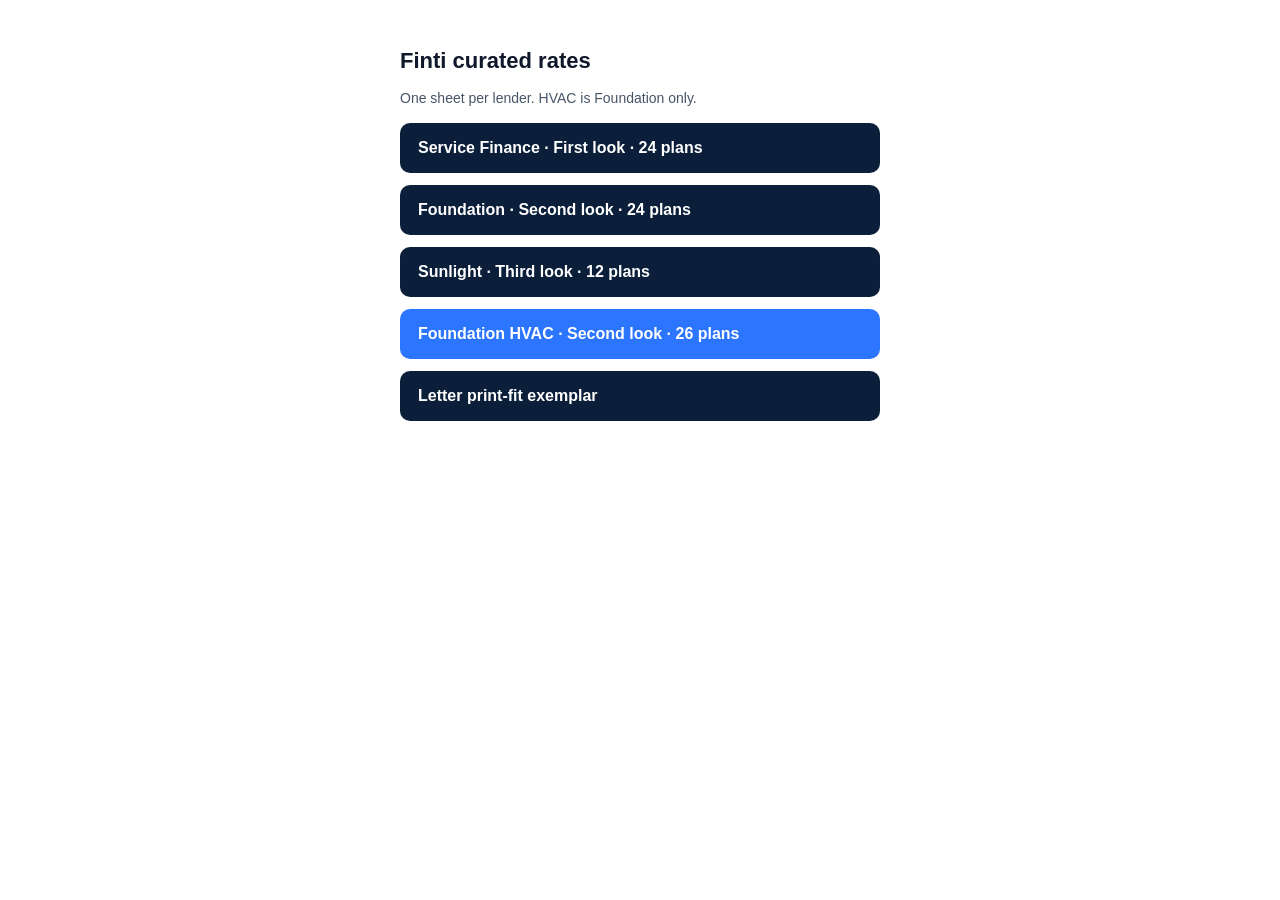
<file: index.html>
<!DOCTYPE html>
<html lang="en">
<head>
<meta charset="UTF-8" />
<meta name="viewport" content="width=device-width, initial-scale=1" />
<title>Finti Curated Rate Sheets</title>
<style>
  body{font-family:-apple-system,BlinkMacSystemFont,Segoe UI,sans-serif;max-width:480px;margin:48px auto;padding:0 20px;color:#0F172A}
  a{display:block;padding:16px 18px;margin:12px 0;background:#0B1F3A;color:#fff;text-decoration:none;border-radius:10px;font-weight:600}
  a.hvac{background:#2C75FF}
  p{color:#475569;font-size:14px;line-height:1.5}
  h1{font-size:22px;margin:0 0 8px}
</style>
</head>
<body>
  <h1>Finti curated rates</h1>
  <p>One sheet per lender. HVAC is Foundation only.</p>
  <a href="sfc.html">Service Finance · First look · 24 plans</a>
  <a href="foundation.html">Foundation · Second look · 24 plans</a>
  <a href="sunlight.html">Sunlight · Third look · 12 plans</a>
  <a class="hvac" href="hvac.html">Foundation HVAC · Second look · 26 plans</a>
  <a href="exemplar-print-fit.html">Letter print-fit exemplar</a>
</body>
</html>
</file>
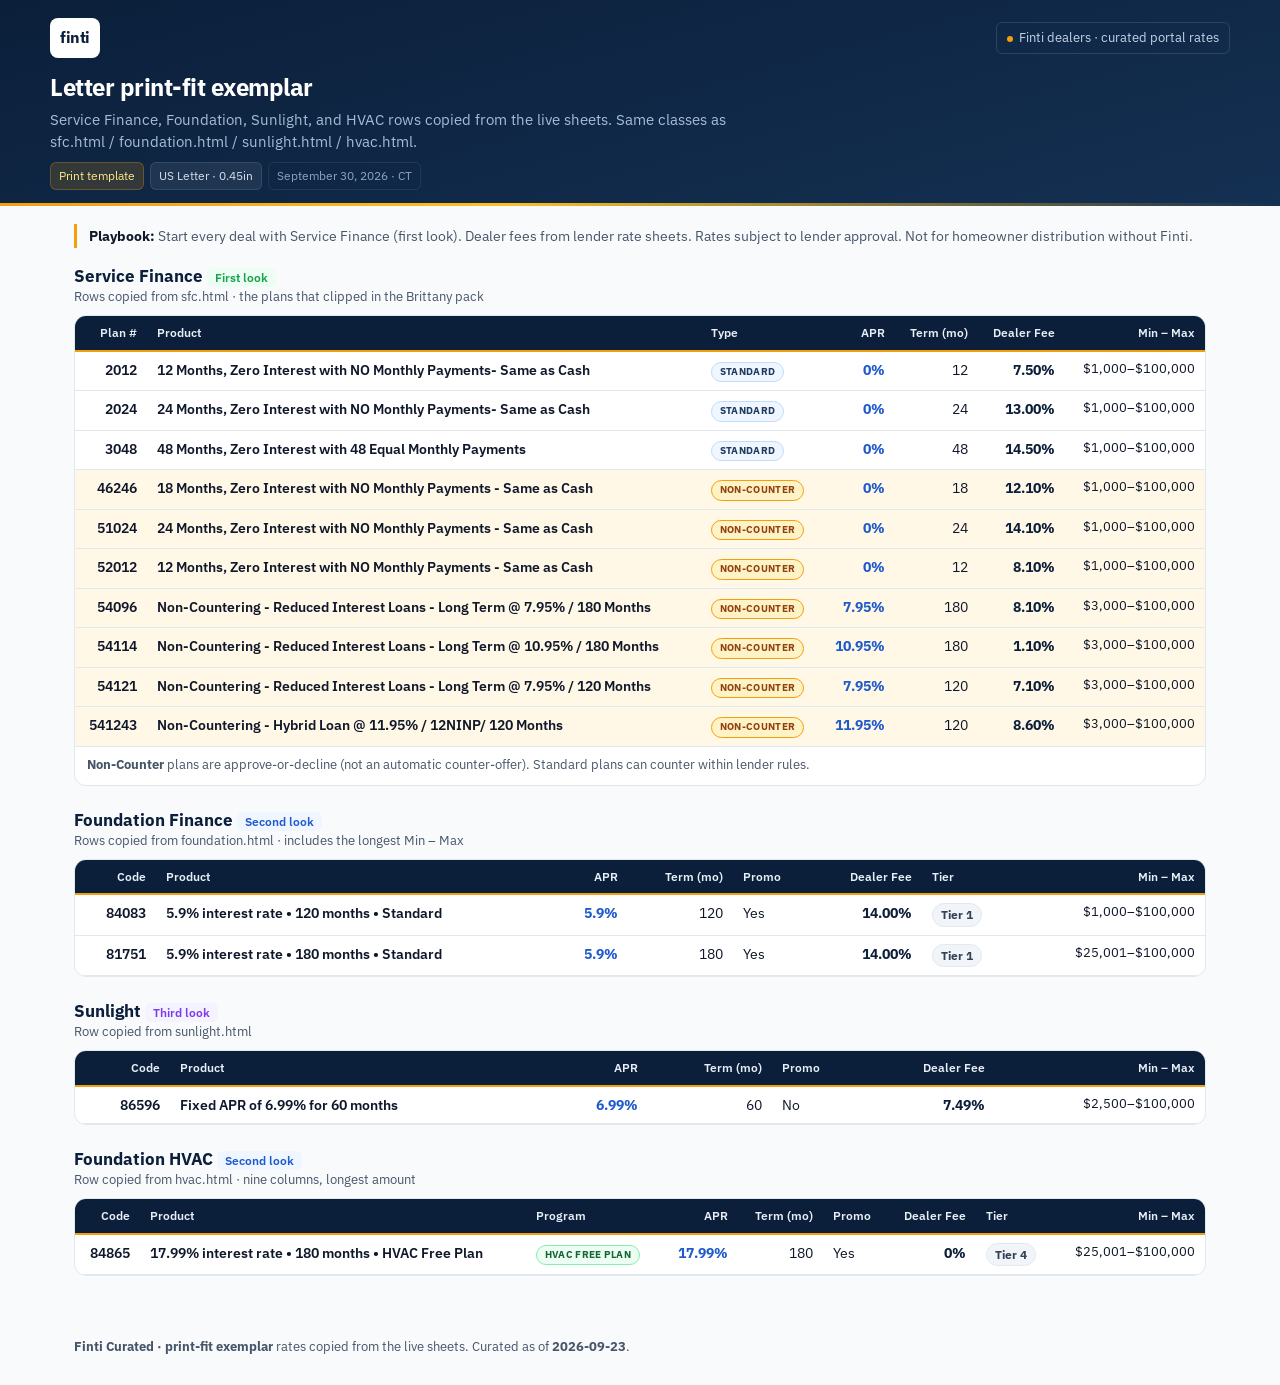
<file: exemplar-print-fit.html>
<!DOCTYPE html>
<html lang="en">
<head>
<meta charset="UTF-8" />
<meta name="viewport" content="width=device-width, initial-scale=1.0" />
<title>Finti Curated · Letter print-fit exemplar</title>
<link rel="preconnect" href="https://fonts.googleapis.com" />
<link rel="preconnect" href="https://fonts.gstatic.com" crossorigin />
<link href="https://fonts.googleapis.com/css2?family=IBM+Plex+Sans:wght@400;500;600;700&display=swap" rel="stylesheet" />
<style>
:root{
  --navy:#0B1F3A;--navy-mid:#143052;--gold:#F59E0B;
  --bg:#F8FAFC;--card:#fff;--text:#0F172A;--muted:#475569;--border:#E2E8F0;
  --first:#16A34A;--cta:#2C75FF;--cta-deep:#1E5ACC;
  font-family:"IBM Plex Sans",Inter,"Liberation Sans",sans-serif;
}
*{box-sizing:border-box;margin:0;padding:0}
body{background:var(--bg);color:var(--text);line-height:1.45}
.top{background:linear-gradient(165deg,var(--navy),var(--navy-mid));color:#fff;padding:18px 24px 16px;position:relative}
.top::before{content:"";position:absolute;left:0;right:0;bottom:0;height:3px;background:linear-gradient(90deg,var(--gold),#FBBF24 40%,transparent)}
.top-inner{max-width:1180px;margin:0 auto}
.brand-row{display:flex;justify-content:space-between;align-items:center;gap:12px;margin-bottom:12px}
.logo-well{display:inline-flex;align-items:center;background:#fff;color:var(--navy);border-radius:8px;padding:6px 10px;height:40px;font-weight:700;letter-spacing:-.03em}
.partner-pill{font-size:.8125rem;color:#C5D4E8;border:1px solid rgba(255,255,255,.12);border-radius:6px;padding:6px 10px}
.partner-pill .dot{display:inline-block;width:6px;height:6px;border-radius:99px;background:var(--gold);margin-right:6px}
h1{font-size:1.5rem;letter-spacing:-.02em;margin:0 0 4px}
.lede{color:#A8BCD8;font-size:.9375rem;max-width:720px}
.meta{display:flex;flex-wrap:wrap;gap:6px;margin-top:10px}
.badge{font-size:.75rem;padding:4px 8px;border-radius:6px}
.badge.std{background:rgba(245,158,11,.16);color:#FDE68A;border:1px solid rgba(245,158,11,.28)}
.badge.count{background:rgba(255,255,255,.07);color:#D5E0F0;border:1px solid rgba(255,255,255,.1)}
.badge.date{color:#8FA3C0;border:1px solid rgba(255,255,255,.08)}
.wrap{max-width:1180px;margin:0 auto;padding:18px 24px 32px}
.note{border-left:3px solid var(--gold);padding:2px 0 2px 12px;color:var(--muted);font-size:.875rem;margin-bottom:16px}
.note strong{color:var(--text)}
.section{margin-bottom:22px}
.section-head{margin-bottom:8px}
.section-head h2{font-size:1.05rem;color:var(--navy)}
.section-head .sub{font-size:.8125rem;color:var(--muted)}
.look-pill{font-size:.75rem;font-weight:600;padding:2px 8px;border-radius:6px;background:#ECFDF3;color:var(--first)}
.look-pill.second{background:#EFF6FF;color:var(--cta-deep)}
.look-pill.third{background:#F5F3FF;color:#7C3AED}
.table-card{background:#fff;border:1px solid var(--border);border-radius:12px;overflow:hidden}
.scroll{overflow-x:auto}
table{width:100%;border-collapse:collapse;font-size:.875rem;min-width:720px}
thead th{background:var(--navy);color:#E8EEF7;font-size:.75rem;font-weight:600;text-align:left;padding:8px 10px;border-bottom:2px solid var(--gold);white-space:nowrap}
tbody td{padding:8px 10px;border-bottom:1px solid var(--border);vertical-align:top}
td.num,th.num{text-align:right;font-variant-numeric:tabular-nums}
td.name{font-weight:600;color:var(--text)}
td.apr{font-weight:700;color:var(--cta-deep);white-space:nowrap}
td.fee{font-weight:700;color:var(--navy);white-space:nowrap}
td.range{white-space:nowrap;font-size:.8125rem}
td.code{font-weight:600;white-space:nowrap}
.badge-std,.badge-nc,.prog,.tier{display:inline-block;font-size:10px;font-weight:700;letter-spacing:.03em;text-transform:uppercase;padding:2px 8px;border-radius:999px}
.badge-std{background:#EFF6FF;color:#1E3A5F;border:1px solid #BFDBFE}
.badge-nc,.prog.reduced{background:#FEF3C7;color:#92400E;border:1px solid #F59E0B}
.prog.free{background:#ECFDF3;color:#166534;border:1px solid #86EFAC}
.tier{background:#F1F5F9;color:#334155;border:1px solid #E2E8F0;text-transform:none;letter-spacing:0;font-size:.75rem}
tr.nc-row td{background:#FFF8E7}
.nc-legend{font-size:12.5px;color:#475569;margin:8px 12px 12px}
footer{max-width:1180px;margin:0 auto;padding:8px 24px 28px;color:var(--muted);font-size:.8125rem}
</style>
<link rel="stylesheet" href="print-fit.css" media="print" />
</head>
<body>
<header class="top">
  <div class="top-inner">
    <div class="brand-row">
      <span class="logo-well">finti</span>
      <span class="partner-pill"><span class="dot" aria-hidden="true"></span>Finti dealers · curated portal rates</span>
    </div>
    <h1>Letter print-fit exemplar</h1>
    <p class="lede">Service Finance, Foundation, Sunlight, and HVAC rows copied from the live sheets. Same classes as sfc.html / foundation.html / sunlight.html / hvac.html.</p>
    <div class="meta">
      <span class="badge std">Print template</span>
      <span class="badge count">US Letter · 0.45in</span>
      <span class="badge date">September 30, 2026 · CT</span>
    </div>
  </div>
</header>
<main class="wrap">
  <div class="note">
    <strong>Playbook:</strong> Start every deal with Service Finance (first look). Dealer fees from lender rate sheets. Rates subject to lender approval. Not for homeowner distribution without Finti.
  </div>

  <section class="section" id="service-finance">
    <div class="section-head">
      <h2>Service Finance <span class="look-pill">First look</span></h2>
      <div class="sub">Rows copied from sfc.html · the plans that clipped in the Brittany pack</div>
    </div>
    <div class="table-card">
      <div class="scroll">
        <table class="rate-sfc">
          <thead>
            <tr>
              <th class="num" scope="col">Plan #</th>
              <th scope="col">Product</th>
              <th class="type-col" scope="col">Type</th>
              <th class="num" scope="col">APR</th>
              <th class="num" scope="col">Term (mo)</th>
              <th class="num" scope="col">Dealer Fee</th>
              <th class="num" scope="col">Min – Max</th>
            </tr>
          </thead>
          <tbody>
            <tr>
              <td class="code num">2012</td>
              <td class="name">12 Months, Zero Interest with NO Monthly Payments- Same as Cash</td>
              <td class="type-col"><span class="badge-std">Standard</span></td>
              <td class="apr num">0%</td>
              <td class="num">12</td>
              <td class="fee num">7.50%</td>
              <td class="num range">$1,000–$100,000</td>
            </tr>
            <tr>
              <td class="code num">2024</td>
              <td class="name">24 Months, Zero Interest with NO Monthly Payments- Same as Cash</td>
              <td class="type-col"><span class="badge-std">Standard</span></td>
              <td class="apr num">0%</td>
              <td class="num">24</td>
              <td class="fee num">13.00%</td>
              <td class="num range">$1,000–$100,000</td>
            </tr>
            <tr>
              <td class="code num">3048</td>
              <td class="name">48 Months, Zero Interest with 48 Equal Monthly Payments</td>
              <td class="type-col"><span class="badge-std">Standard</span></td>
              <td class="apr num">0%</td>
              <td class="num">48</td>
              <td class="fee num">14.50%</td>
              <td class="num range">$1,000–$100,000</td>
            </tr>
            <tr class="nc-row">
              <td class="code num">46246</td>
              <td class="name">18 Months, Zero Interest with NO Monthly Payments - Same as Cash</td>
              <td class="type-col"><span class="badge-nc">Non-Counter</span></td>
              <td class="apr num">0%</td>
              <td class="num">18</td>
              <td class="fee num">12.10%</td>
              <td class="num range">$1,000–$100,000</td>
            </tr>
            <tr class="nc-row">
              <td class="code num">51024</td>
              <td class="name">24 Months, Zero Interest with NO Monthly Payments - Same as Cash</td>
              <td class="type-col"><span class="badge-nc">Non-Counter</span></td>
              <td class="apr num">0%</td>
              <td class="num">24</td>
              <td class="fee num">14.10%</td>
              <td class="num range">$1,000–$100,000</td>
            </tr>
            <tr class="nc-row">
              <td class="code num">52012</td>
              <td class="name">12 Months, Zero Interest with NO Monthly Payments - Same as Cash</td>
              <td class="type-col"><span class="badge-nc">Non-Counter</span></td>
              <td class="apr num">0%</td>
              <td class="num">12</td>
              <td class="fee num">8.10%</td>
              <td class="num range">$1,000–$100,000</td>
            </tr>
            <tr class="nc-row">
              <td class="code num">54096</td>
              <td class="name">Non-Countering - Reduced Interest Loans - Long Term @ 7.95% / 180 Months</td>
              <td class="type-col"><span class="badge-nc">Non-Counter</span></td>
              <td class="apr num">7.95%</td>
              <td class="num">180</td>
              <td class="fee num">8.10%</td>
              <td class="num range">$3,000–$100,000</td>
            </tr>
            <tr class="nc-row">
              <td class="code num">54114</td>
              <td class="name">Non-Countering - Reduced Interest Loans - Long Term @ 10.95% / 180 Months</td>
              <td class="type-col"><span class="badge-nc">Non-Counter</span></td>
              <td class="apr num">10.95%</td>
              <td class="num">180</td>
              <td class="fee num">1.10%</td>
              <td class="num range">$3,000–$100,000</td>
            </tr>
            <tr class="nc-row">
              <td class="code num">54121</td>
              <td class="name">Non-Countering - Reduced Interest Loans - Long Term @ 7.95% / 120 Months</td>
              <td class="type-col"><span class="badge-nc">Non-Counter</span></td>
              <td class="apr num">7.95%</td>
              <td class="num">120</td>
              <td class="fee num">7.10%</td>
              <td class="num range">$3,000–$100,000</td>
            </tr>
            <tr class="nc-row">
              <td class="code num">541243</td>
              <td class="name">Non-Countering - Hybrid Loan @ 11.95% / 12NINP/ 120 Months</td>
              <td class="type-col"><span class="badge-nc">Non-Counter</span></td>
              <td class="apr num">11.95%</td>
              <td class="num">120</td>
              <td class="fee num">8.60%</td>
              <td class="num range">$3,000–$100,000</td>
            </tr>
          </tbody>
        </table>
      </div>
      <p class="nc-legend"><strong>Non-Counter</strong> plans are approve-or-decline (not an automatic counter-offer). Standard plans can counter within lender rules.</p>
    </div>
  </section>

  <section class="section" id="foundation">
    <div class="section-head">
      <h2>Foundation Finance <span class="look-pill second">Second look</span></h2>
      <div class="sub">Rows copied from foundation.html · includes the longest Min – Max</div>
    </div>
    <div class="table-card">
      <div class="scroll">
        <table class="rate-ff">
          <thead>
            <tr>
              <th class="num" scope="col">Code</th>
              <th scope="col">Product</th>
              <th class="num" scope="col">APR</th>
              <th class="num" scope="col">Term (mo)</th>
              <th scope="col">Promo</th>
              <th class="num" scope="col">Dealer Fee</th>
              <th scope="col">Tier</th>
              <th class="num" scope="col">Min – Max</th>
            </tr>
          </thead>
          <tbody>
            <tr>
              <td class="code num">84083</td>
              <td class="name">5.9% interest rate • 120 months • Standard</td>
              <td class="apr num">5.9%</td>
              <td class="num">120</td>
              <td>Yes</td>
              <td class="fee num">14.00%</td>
              <td><span class="tier">Tier 1</span></td>
              <td class="num range">$1,000–$100,000</td>
            </tr>
            <tr>
              <td class="code num">81751</td>
              <td class="name">5.9% interest rate • 180 months • Standard</td>
              <td class="apr num">5.9%</td>
              <td class="num">180</td>
              <td>Yes</td>
              <td class="fee num">14.00%</td>
              <td><span class="tier">Tier 1</span></td>
              <td class="num range">$25,001–$100,000</td>
            </tr>
          </tbody>
        </table>
      </div>
    </div>
  </section>

  <section class="section" id="sunlight">
    <div class="section-head">
      <h2>Sunlight <span class="look-pill third">Third look</span></h2>
      <div class="sub">Row copied from sunlight.html</div>
    </div>
    <div class="table-card">
      <div class="scroll">
        <table class="rate-sl">
          <thead>
            <tr>
              <th class="num" scope="col">Code</th>
              <th scope="col">Product</th>
              <th class="num" scope="col">APR</th>
              <th class="num" scope="col">Term (mo)</th>
              <th scope="col">Promo</th>
              <th class="num" scope="col">Dealer Fee</th>
              <th class="num" scope="col">Min – Max</th>
            </tr>
          </thead>
          <tbody>
            <tr>
              <td class="code num">86596</td>
              <td class="name">Fixed APR of 6.99% for 60 months</td>
              <td class="apr num">6.99%</td>
              <td class="num">60</td>
              <td>No</td>
              <td class="fee num">7.49%</td>
              <td class="num range">$2,500–$100,000</td>
            </tr>
          </tbody>
        </table>
      </div>
    </div>
  </section>

  <section class="section" id="hvac">
    <div class="section-head">
      <h2>Foundation HVAC <span class="look-pill second">Second look</span></h2>
      <div class="sub">Row copied from hvac.html · nine columns, longest amount</div>
    </div>
    <div class="table-card">
      <div class="scroll">
        <table class="rate-hvac">
          <thead>
            <tr>
              <th class="num" scope="col">Code</th>
              <th scope="col">Product</th>
              <th scope="col">Program</th>
              <th class="num" scope="col">APR</th>
              <th class="num" scope="col">Term (mo)</th>
              <th scope="col">Promo</th>
              <th class="num" scope="col">Dealer Fee</th>
              <th scope="col">Tier</th>
              <th class="num" scope="col">Min – Max</th>
            </tr>
          </thead>
          <tbody>
            <tr>
              <td class="code num">84865</td>
              <td class="name">17.99% interest rate • 180 months • HVAC Free Plan</td>
              <td><span class="prog free">HVAC Free Plan</span></td>
              <td class="apr num">17.99%</td>
              <td class="num">180</td>
              <td>Yes</td>
              <td class="fee num">0%</td>
              <td><span class="tier">Tier 4</span></td>
              <td class="num range">$25,001–$100,000</td>
            </tr>
          </tbody>
        </table>
      </div>
    </div>
  </section>
</main>
<footer>
  <div class="f-inner">
    <strong>Finti Curated · print-fit exemplar</strong> rates copied from the live sheets.
    Curated as of <strong>2026-09-23</strong>.
  </div>
</footer>
</body>
</html>
</file>
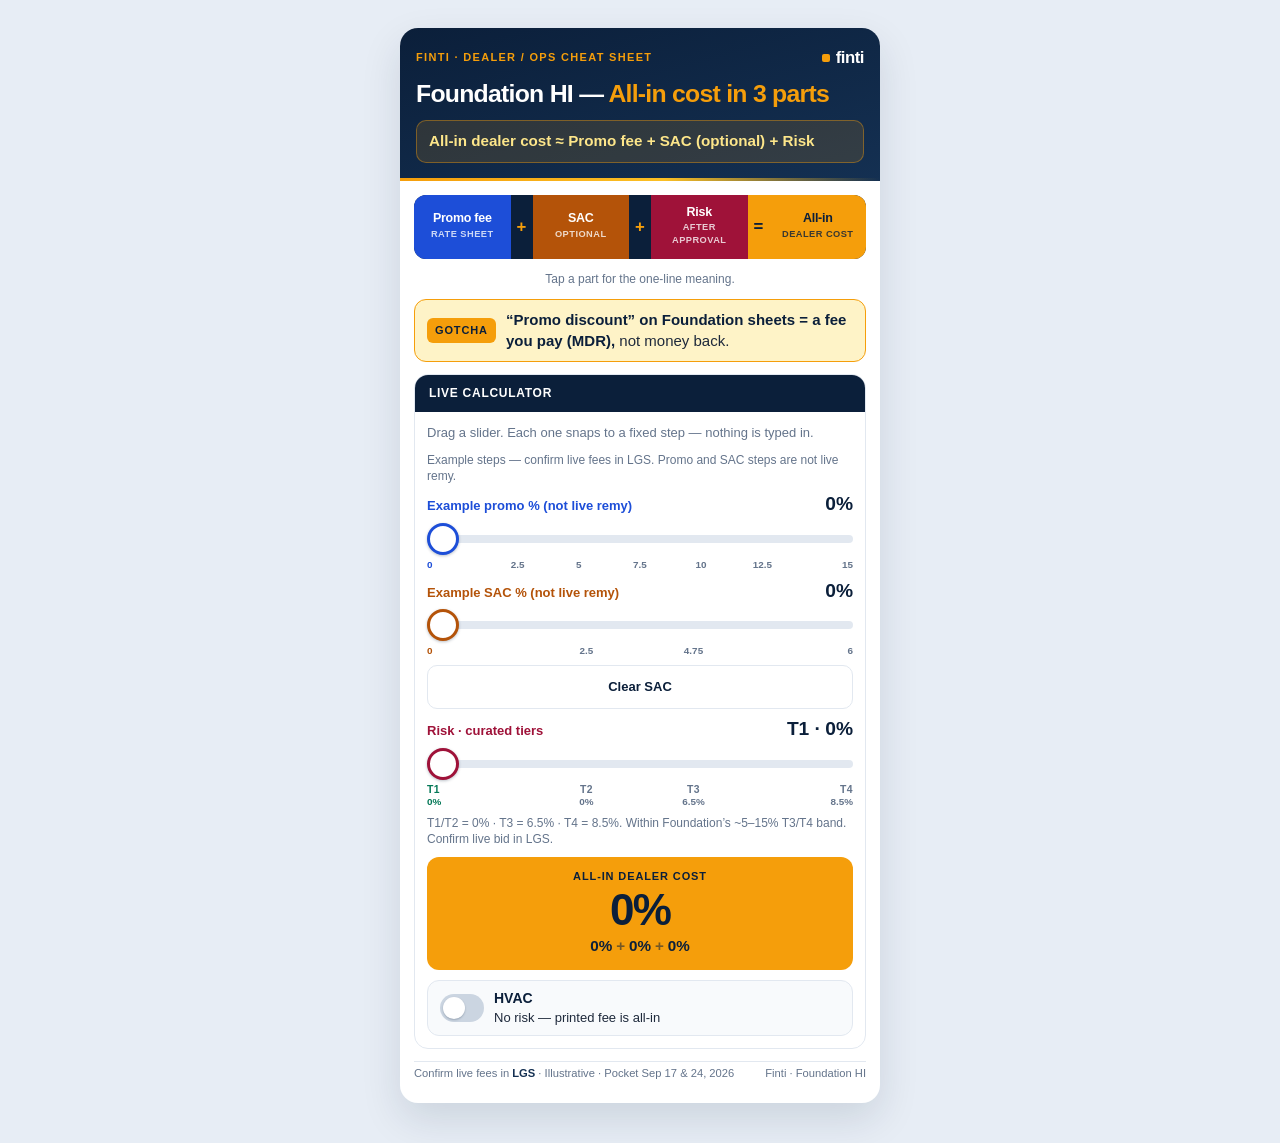
<file: foundation-all-in.html>
<!DOCTYPE html>
<html lang="en">
<head>
<meta charset="utf-8" />
<meta name="viewport" content="width=device-width, initial-scale=1, viewport-fit=cover" />
<meta name="theme-color" content="#0B1F3A" />
<meta name="description" content="Foundation HI all-in dealer cost: Promo fee + SAC (optional) + Risk." />
<title>Foundation HI — All-in cost in 3 parts</title>
<script>document.documentElement.classList.add("js");</script>
<style>
  :root {
    --navy: #0B1F3A;
    --navy-mid: #143052;
    --gold: #F59E0B;
    --gold-soft: #FEF3C7;
    --gold-deep: #D97706;
    --ink: #1E293B;
    --muted: #64748B;
    --line: #E2E8F0;
    --wash: #F8FAFC;
    --promo: #1D4ED8;
    --promo-soft: #EFF6FF;
    --sac: #B45309;
    --sac-soft: #FFFBEB;
    --risk: #9F1239;
    --risk-soft: #FFF1F2;
    --ok: #047857;
    --ok-soft: #ECFDF5;
    --page: #E7EDF5;
    color-scheme: light;
    font-family: -apple-system, BlinkMacSystemFont, "Segoe UI", Roboto, Helvetica, Arial, sans-serif;
  }

  * { box-sizing: border-box; margin: 0; padding: 0; }

  html {
    height: 100%;
    -webkit-text-size-adjust: 100%;
    text-size-adjust: 100%;
  }

  body {
    min-height: 100%;
    min-height: 100dvh;
    background: var(--page);
    color: var(--ink);
    line-height: 1.4;
    -webkit-font-smoothing: antialiased;
    padding-left: env(safe-area-inset-left, 0);
    padding-right: env(safe-area-inset-right, 0);
    overflow-x: hidden;
  }

  button, input { font: inherit; color: inherit; }
  button {
    cursor: pointer;
    touch-action: manipulation;
    -webkit-tap-highlight-color: transparent;
  }
  button:focus-visible, input:focus-visible {
    outline: 2px solid var(--gold);
    outline-offset: 2px;
  }

  .sheet {
    width: min(480px, 100%);
    margin: 0 auto;
    background: #fff;
    min-height: 100dvh;
  }

  header {
    background: linear-gradient(165deg, var(--navy) 0%, var(--navy-mid) 100%);
    color: #fff;
    padding: calc(18px + env(safe-area-inset-top, 0)) 16px 18px;
    position: relative;
  }
  header::after {
    content: "";
    position: absolute;
    left: 0; right: 0; bottom: 0;
    height: 3px;
    background: linear-gradient(90deg, var(--gold), #FBBF24 55%, transparent);
  }
  .brand-row {
    display: flex;
    align-items: center;
    justify-content: space-between;
    gap: 12px;
    margin-bottom: 10px;
  }
  .eyebrow {
    font-size: 0.6875rem;
    font-weight: 700;
    letter-spacing: 0.12em;
    text-transform: uppercase;
    color: var(--gold);
  }
  .wordmark {
    font-weight: 700;
    letter-spacing: -0.03em;
    font-size: 1.05rem;
    color: #fff;
  }
  .wordmark i {
    display: inline-block;
    width: 8px;
    height: 8px;
    margin-right: 6px;
    border-radius: 2px;
    background: var(--gold);
    transform: translateY(-1px);
    font-style: normal;
  }
  h1 {
    font-size: 1.55rem;
    font-weight: 700;
    letter-spacing: -0.03em;
    line-height: 1.15;
    color: #fff;
  }
  h1 span { color: var(--gold); }
  .formula-line {
    margin-top: 12px;
    background: rgba(245, 158, 11, 0.14);
    border: 1px solid rgba(245, 158, 11, 0.4);
    color: #FDE68A;
    border-radius: 10px;
    padding: 10px 12px;
    font-size: 0.95rem;
    font-weight: 600;
    line-height: 1.35;
  }

  main {
    padding: 14px 14px calc(22px + env(safe-area-inset-bottom, 0));
    display: flex;
    flex-direction: column;
  }
  main > * + * { margin-top: 12px; }

  .formula {
    display: flex;
    align-items: stretch;
    border-radius: 12px;
    overflow: hidden;
    background: var(--navy);
    min-height: 64px;
  }
  .part {
    flex: 1 1 0;
    min-width: 0;
    min-height: 64px;
    border: 0;
    padding: 10px 4px;
    display: flex;
    flex-direction: column;
    align-items: center;
    justify-content: center;
    gap: 2px;
    color: #fff;
    text-align: center;
  }
  .part .label {
    font-size: 0.78rem;
    font-weight: 700;
    letter-spacing: -0.02em;
    line-height: 1.1;
    white-space: nowrap;
  }
  .part .sub {
    font-size: 0.58rem;
    font-weight: 600;
    letter-spacing: 0.05em;
    text-transform: uppercase;
    opacity: 0.78;
  }
  .part.promo { background: var(--promo); }
  .part.sac { background: var(--sac); }
  .part.risk { background: var(--risk); }
  .part.allin { background: var(--gold); color: var(--navy); }
  .part.allin .sub { opacity: 0.8; }
  .part[aria-expanded="true"] { box-shadow: inset 0 -3px 0 #fff; }
  .part.allin[aria-expanded="true"] { box-shadow: inset 0 -3px 0 var(--navy); }
  .part:active { filter: brightness(1.08); }
  .op {
    width: 22px;
    flex: 0 0 22px;
    display: flex;
    align-items: center;
    justify-content: center;
    font-size: 1.05rem;
    font-weight: 700;
    color: var(--gold);
    background: var(--navy);
  }
  .op.eq { color: var(--navy); background: var(--gold); }

  .hint {
    font-size: 0.75rem;
    color: var(--muted);
    text-align: center;
  }
  html.js body.touched .hint { display: none; }

  .explain { overflow: hidden; }
  html.js .explain {
    max-height: 0;
    opacity: 0;
    margin-top: 0 !important;
    transition: max-height 0.22s ease, opacity 0.18s ease;
  }
  html.js .explain.is-open {
    max-height: 180px;
    opacity: 1;
    margin-top: 12px !important;
  }
  html.js .explain p { display: none; }
  html.js .explain p.is-on { display: block; }
  .explain p {
    border-radius: 10px;
    border: 1px solid var(--line);
    border-left-width: 4px;
    padding: 12px 12px;
    font-size: 0.9375rem;
    line-height: 1.4;
    background: var(--wash);
  }
  .explain p + p { margin-top: 8px; }
  .explain p.tone-promo { border-left-color: var(--promo); background: var(--promo-soft); }
  .explain p.tone-sac { border-left-color: var(--sac); background: var(--sac-soft); }
  .explain p.tone-risk { border-left-color: var(--risk); background: var(--risk-soft); }
  .explain p.tone-allin { border-left-color: var(--gold-deep); background: var(--gold-soft); }

  .gotcha {
    display: flex;
    align-items: center;
    gap: 10px;
    background: var(--gold-soft);
    border: 1.5px solid var(--gold);
    border-radius: 12px;
    padding: 10px 12px;
  }
  .gotcha-badge {
    flex: 0 0 auto;
    background: var(--gold);
    color: var(--navy);
    font-size: 0.6875rem;
    font-weight: 800;
    letter-spacing: 0.08em;
    text-transform: uppercase;
    padding: 5px 8px;
    border-radius: 6px;
  }
  .gotcha p {
    font-size: 0.9375rem;
    font-weight: 600;
    color: var(--navy);
    line-height: 1.35;
  }
  .gotcha p span { font-weight: 500; color: var(--ink); }

  .calc {
    border: 1.5px solid var(--line);
    border-radius: 14px;
    overflow: hidden;
    background: #fff;
  }
  .calc-head {
    background: var(--navy);
    color: #fff;
    font-size: 0.75rem;
    font-weight: 700;
    letter-spacing: 0.06em;
    text-transform: uppercase;
    padding: 10px 14px;
  }
  .calc-body {
    padding: 12px;
    display: flex;
    flex-direction: column;
    gap: 10px;
  }
  .calc-lead {
    font-size: 0.8125rem;
    color: var(--muted);
  }

  .field {
    --accent: var(--navy);
    display: flex;
    flex-direction: column;
    gap: 2px;
  }
  .field.promo { --accent: var(--promo); }
  .field.sac { --accent: var(--sac); }
  .field.risk { --accent: var(--risk); }
  .field-top {
    display: flex;
    align-items: baseline;
    justify-content: space-between;
    gap: 10px;
  }
  .field label {
    font-size: 0.8125rem;
    font-weight: 700;
    line-height: 1.3;
    color: var(--accent);
  }
  .field output {
    flex: 0 0 auto;
    font-size: 1.2rem;
    font-weight: 800;
    font-variant-numeric: tabular-nums;
    color: var(--navy);
    line-height: 1;
  }
  .field.is-forced output { color: var(--ok); }

  .slider {
    -webkit-appearance: none;
    appearance: none;
    width: 100%;
    height: 44px;
    margin: 0;
    background: transparent;
    touch-action: manipulation;
    accent-color: var(--accent);
  }
  .slider:focus { outline: none; }
  .slider:focus-visible { outline: 2px solid var(--gold); outline-offset: 2px; }
  .slider::-webkit-slider-runnable-track {
    height: 8px;
    border-radius: 99px;
    background: linear-gradient(90deg, var(--accent) var(--fill, 0%), #E2E8F0 var(--fill, 0%));
  }
  .slider::-webkit-slider-thumb {
    -webkit-appearance: none;
    appearance: none;
    width: 32px;
    height: 32px;
    margin-top: -12px;
    border-radius: 50%;
    background: #fff;
    border: 3px solid var(--accent);
    box-shadow: 0 1px 3px rgba(11, 31, 58, 0.28);
  }
  .slider::-moz-range-track {
    height: 8px;
    border-radius: 99px;
    background: #E2E8F0;
    border: 0;
  }
  .slider::-moz-range-progress {
    height: 8px;
    border-radius: 99px;
    background: var(--accent);
  }
  .slider::-moz-range-thumb {
    width: 32px;
    height: 32px;
    border-radius: 50%;
    background: #fff;
    border: 3px solid var(--accent);
    box-shadow: 0 1px 3px rgba(11, 31, 58, 0.28);
  }
  .slider:disabled { opacity: 0.4; }

  .ticks {
    display: flex;
    justify-content: space-between;
    gap: 2px;
    margin-top: -4px;
    font-size: 0.62rem;
    font-weight: 700;
    font-variant-numeric: tabular-nums;
    color: var(--muted);
    line-height: 1.15;
  }
  .ticks span { flex: 1 1 0; text-align: center; min-width: 0; }
  .ticks span:first-child { text-align: left; }
  .ticks span:last-child { text-align: right; }
  .ticks b {
    display: block;
    font-size: 0.65rem;
    letter-spacing: 0.04em;
  }
  .ticks span.on { color: var(--accent); }
  .field.risk .ticks span.on { color: var(--ok); }
  .field.risk .ticks span.hot.on { color: var(--risk); }

  .ghost {
    min-height: 44px;
    margin-top: 6px;
    padding: 0 12px;
    border-radius: 10px;
    border: 1.5px solid var(--line);
    background: #fff;
    color: var(--navy);
    font-size: 0.8125rem;
    font-weight: 700;
  }
  .ghost:active { background: var(--wash); }

  .total-block {
    background: var(--gold);
    color: var(--navy);
    border-radius: 12px;
    padding: 12px 14px 14px;
    text-align: center;
  }
  .total-k {
    font-size: 0.6875rem;
    font-weight: 800;
    letter-spacing: 0.08em;
    text-transform: uppercase;
  }
  .total {
    font-size: 2.75rem;
    font-weight: 800;
    letter-spacing: -0.04em;
    line-height: 1.05;
    font-variant-numeric: tabular-nums;
    margin-top: 2px;
  }
  .total.bump { animation: bump 0.28s ease; }
  @keyframes bump {
    0% { transform: scale(1); }
    40% { transform: scale(1.045); }
    100% { transform: scale(1); }
  }
  .breakdown {
    margin-top: 2px;
    font-size: 0.95rem;
    font-weight: 700;
    font-variant-numeric: tabular-nums;
    text-align: center;
    color: var(--navy);
  }
  .breakdown .opand { font-weight: 600; opacity: 0.55; padding: 0 4px; }

  .note {
    font-size: 0.75rem;
    color: var(--muted);
    line-height: 1.35;
  }

  .hvac {
    width: 100%;
    min-height: 52px;
    display: flex;
    align-items: center;
    gap: 10px;
    text-align: left;
    border-radius: 12px;
    border: 1.5px solid var(--line);
    background: var(--wash);
    padding: 8px 12px;
  }
  .switch {
    width: 44px;
    height: 28px;
    border-radius: 99px;
    background: #CBD5E1;
    position: relative;
    flex: 0 0 44px;
    transition: background 0.18s ease;
  }
  .switch::after {
    content: "";
    position: absolute;
    top: 3px;
    left: 3px;
    width: 22px;
    height: 22px;
    border-radius: 50%;
    background: #fff;
    box-shadow: 0 1px 2px rgba(11, 31, 58, 0.25);
    transition: transform 0.18s ease;
  }
  .hvac[aria-checked="true"] {
    background: var(--ok-soft);
    border-color: var(--ok);
  }
  .hvac[aria-checked="true"] .switch { background: var(--ok); }
  .hvac[aria-checked="true"] .switch::after { transform: translateX(16px); }
  .hvac strong {
    display: block;
    font-size: 0.875rem;
    color: var(--navy);
  }
  .hvac[aria-checked="true"] strong { color: var(--ok); }
  .hvac em {
    display: block;
    font-style: normal;
    font-size: 0.8125rem;
    color: var(--ink);
    font-weight: 500;
  }

  .hvac-note {
    display: none;
    background: var(--ok-soft);
    color: var(--ok);
    border-radius: 10px;
    padding: 10px 12px;
    font-size: 0.875rem;
    font-weight: 700;
    line-height: 1.35;
  }
  .hvac-note.show { display: block; }
  .hvac-note span {
    display: block;
    font-weight: 500;
    color: var(--ink);
    margin-top: 2px;
  }

  footer {
    display: flex;
    justify-content: space-between;
    gap: 10px;
    padding-top: 4px;
    border-top: 1px solid var(--line);
    font-size: 0.7rem;
    color: var(--muted);
    line-height: 1.35;
  }
  footer strong { color: var(--navy-mid); font-weight: 600; }

  .visually-hidden {
    position: absolute;
    width: 1px;
    height: 1px;
    padding: 0;
    margin: -1px;
    overflow: hidden;
    clip: rect(0, 0, 0, 0);
    white-space: nowrap;
    border: 0;
  }

  @media (min-width: 540px) {
    body { padding: 28px 16px 40px; }
    .sheet {
      min-height: auto;
      border-radius: 18px;
      overflow: hidden;
      box-shadow: 0 16px 40px rgba(11, 31, 58, 0.12);
    }
  }

  @media (max-width: 359px) {
    h1 { font-size: 1.35rem; }
    .part .label { font-size: 0.72rem; }
    .part .sub { font-size: 0.5rem; letter-spacing: 0.02em; }
    .op { width: 16px; flex-basis: 16px; font-size: 0.9rem; }
    .total { font-size: 2.35rem; }
  }

  @media (prefers-reduced-motion: reduce) {
    *, *::before, *::after {
      animation: none !important;
      transition: none !important;
    }
  }
</style>
</head>
<body>
<div class="sheet">
  <header>
    <div class="brand-row">
      <div class="eyebrow">Finti · Dealer / Ops cheat sheet</div>
      <div class="wordmark"><i aria-hidden="true"></i>finti</div>
    </div>
    <h1>Foundation HI — <span>All-in cost in 3 parts</span></h1>
    <p class="formula-line">All-in dealer cost ≈ Promo fee + SAC (optional) + Risk</p>
  </header>

  <main>
    <div class="formula" role="group" aria-label="All-in formula. Tap a part for what it means.">
      <button type="button" class="part promo" data-part="promo" aria-expanded="false" aria-controls="explain">
        <span class="label">Promo fee</span>
        <span class="sub">Rate sheet</span>
      </button>
      <div class="op" aria-hidden="true">+</div>
      <button type="button" class="part sac" data-part="sac" aria-expanded="false" aria-controls="explain">
        <span class="label">SAC</span>
        <span class="sub">Optional</span>
      </button>
      <div class="op" aria-hidden="true">+</div>
      <button type="button" class="part risk" data-part="risk" aria-expanded="false" aria-controls="explain">
        <span class="label">Risk</span>
        <span class="sub">After approval</span>
      </button>
      <div class="op eq" aria-hidden="true">=</div>
      <button type="button" class="part allin" data-part="allin" aria-expanded="false" aria-controls="explain">
        <span class="label">All-in</span>
        <span class="sub">Dealer cost</span>
      </button>
    </div>
    <p class="hint" id="hint">Tap a part for the one-line meaning.</p>

    <div id="explain" class="explain" aria-live="polite" aria-hidden="true">
      <p class="tone-promo" data-part="promo">Printed dealer fee on the rate sheet for APR × term × tier.</p>
      <p class="tone-sac" data-part="sac">Optional same-as-cash period; tier-priced add-on on top of the installment plan.</p>
      <p class="tone-risk" data-part="risk">Variable Discount Adder after approval (HI / Standard). Not printed as a product row.</p>
      <p class="tone-allin" data-part="allin">Dealer cost: Promo fee + SAC (optional) + Risk.</p>
    </div>

    <div class="gotcha">
      <div class="gotcha-badge">Gotcha</div>
      <p>“Promo discount” on Foundation sheets = a fee you pay (MDR), <span>not money back.</span></p>
    </div>

    <section class="calc" aria-labelledby="calc-title">
      <div class="calc-head" id="calc-title">Live calculator</div>
      <div class="calc-body">
        <p class="calc-lead">Drag a slider. Each one snaps to a fixed step — nothing is typed in.</p>
        <p class="note">Example steps — confirm live fees in LGS. Promo and SAC steps are not live remy.</p>

        <div class="field promo">
          <div class="field-top">
            <label for="promo">Example promo % (not live remy)</label>
            <output id="promo-out" for="promo">0%</output>
          </div>
          <input id="promo" class="slider" type="range" min="0" max="6" step="1" value="0" aria-valuemin="0" aria-valuemax="6" aria-valuetext="Example 0%, not live remy" />
          <div class="ticks" aria-hidden="true"><span>0</span><span>2.5</span><span>5</span><span>7.5</span><span>10</span><span>12.5</span><span>15</span></div>
        </div>

        <div class="field sac">
          <div class="field-top">
            <label for="sac">Example SAC % (not live remy)</label>
            <output id="sac-out" for="sac">0%</output>
          </div>
          <input id="sac" class="slider" type="range" min="0" max="3" step="1" value="0" aria-valuemin="0" aria-valuemax="3" aria-valuetext="Example 0%, not live remy" />
          <div class="ticks" aria-hidden="true"><span>0</span><span>2.5</span><span>4.75</span><span>6</span></div>
          <button type="button" class="ghost" id="clear-sac">Clear SAC</button>
        </div>

        <div class="field risk" id="risk-field">
          <div class="field-top">
            <label for="risk">Risk · curated tiers</label>
            <output id="risk-out" for="risk">T1 · 0%</output>
          </div>
          <input id="risk" class="slider" type="range" min="0" max="3" step="1" value="0" aria-valuemin="0" aria-valuemax="3" aria-valuetext="T1, 0%" />
          <div class="ticks" aria-hidden="true"><span><b>T1</b>0%</span><span><b>T2</b>0%</span><span class="hot"><b>T3</b>6.5%</span><span class="hot"><b>T4</b>8.5%</span></div>
          <p class="note" style="margin-top:6px">T1/T2 = 0% · T3 = 6.5% · T4 = 8.5%. Within Foundation’s ~5–15% T3/T4 band. Confirm live bid in LGS.</p>
        </div>

        <div class="total-block">
          <div class="total-k">All-in dealer cost</div>
          <div class="total" id="total">0%</div>
          <p class="breakdown" id="breakdown" aria-hidden="true">
            <span id="b-promo">0%</span><span class="opand">+</span><span id="b-sac">0%</span><span class="opand">+</span><span id="b-risk">0%</span>
          </p>
        </div>
        <p class="visually-hidden" id="live" aria-live="polite"></p>

        <button type="button" class="hvac" id="hvac" role="switch" aria-checked="false">
          <span class="switch" aria-hidden="true"></span>
          <span>
            <strong>HVAC</strong>
            <em id="hvac-em">No risk — printed fee is all-in</em>
          </span>
        </button>
        <p class="hvac-note" id="hvac-note">No risk factor. Printed fee is all-in.<span>Do not add a Variable Discount Adder.</span></p>
      </div>
    </section>

    <footer>
      <div>Confirm live fees in <strong>LGS</strong> · Illustrative · Pocket Sep 17 &amp; 24, 2026</div>
      <div>Finti · Foundation HI</div>
    </footer>
  </main>
</div>
<script>
(function () {
  var PROMO = [0, 2.5, 5, 7.5, 10, 12.5, 15];
  var SAC = [0, 2.5, 4.75, 6];
  var RISK = [
    { tier: "T1", pct: 0 },
    { tier: "T2", pct: 0 },
    { tier: "T3", pct: 6.5 },
    { tier: "T4", pct: 8.5 }
  ];

  var open = null;
  var hvacOn = false;
  var riskMemory = 0;
  var lastTotal = "0%";
  var liveTimer = 0;

  var explain = document.getElementById("explain");
  var parts = Array.prototype.slice.call(document.querySelectorAll(".part"));
  var lines = Array.prototype.slice.call(explain.querySelectorAll("p"));
  var promo = document.getElementById("promo");
  var sac = document.getElementById("sac");
  var risk = document.getElementById("risk");
  var riskField = document.getElementById("risk-field");
  var promoOut = document.getElementById("promo-out");
  var sacOut = document.getElementById("sac-out");
  var riskOut = document.getElementById("risk-out");
  var totalEl = document.getElementById("total");
  var bPromo = document.getElementById("b-promo");
  var bSac = document.getElementById("b-sac");
  var bRisk = document.getElementById("b-risk");
  var live = document.getElementById("live");
  var hvacBtn = document.getElementById("hvac");
  var hvacNote = document.getElementById("hvac-note");
  var hvacEm = document.getElementById("hvac-em");

  function formatPct(n) {
    var r = Math.round((n + Number.EPSILON) * 100) / 100;
    var text = r.toFixed(2).replace(/\.00$/, "").replace(/(\.\d)0$/, "$1");
    return text + "%";
  }

  function snap(el) {
    var max = Number(el.max);
    var n = Math.round(Number(el.value));
    if (!isFinite(n) || n < 0) n = 0;
    if (n > max) n = max;
    el.value = String(n);
    el.style.setProperty("--fill", (max === 0 ? 0 : (n / max) * 100) + "%");
    var ticks = el.parentElement.querySelectorAll(".ticks span");
    Array.prototype.forEach.call(ticks, function (span, i) {
      span.classList.toggle("on", !el.disabled && i === n);
    });
    return n;
  }

  function render() {
    var pi = snap(promo);
    var si = snap(sac);
    var ri = snap(risk);
    var p = PROMO[pi];
    var s = SAC[si];
    var tier = RISK[ri];
    var r = hvacOn ? 0 : tier.pct;
    var sum = formatPct(p + s + r);
    if (sum !== lastTotal) {
      totalEl.classList.remove("bump");
      void totalEl.offsetWidth;
      totalEl.classList.add("bump");
      lastTotal = sum;
    }
    totalEl.textContent = sum;
    bPromo.textContent = formatPct(p);
    bSac.textContent = formatPct(s);
    bRisk.textContent = formatPct(r);
    promoOut.textContent = formatPct(p);
    sacOut.textContent = formatPct(s);
    riskOut.textContent = hvacOn ? "0%" : tier.tier + " · " + formatPct(tier.pct);
    promo.setAttribute("aria-valuetext", "Example " + formatPct(p) + ", not live remy");
    sac.setAttribute("aria-valuetext", "Example " + formatPct(s) + ", not live remy");
    risk.setAttribute("aria-valuetext", hvacOn ? "0%, HVAC, printed fee is all-in" : tier.tier + ", " + formatPct(tier.pct));
    clearTimeout(liveTimer);
    liveTimer = setTimeout(function () {
      live.textContent = "All-in dealer cost " + sum;
    }, 400);
  }

  function applyHvac(on) {
    hvacOn = on;
    hvacBtn.setAttribute("aria-checked", on ? "true" : "false");
    hvacNote.classList.toggle("show", on);
    riskField.classList.toggle("is-forced", on);
    if (on) {
      riskMemory = snap(risk);
      risk.value = "0";
      risk.disabled = true;
      hvacEm.textContent = "On · printed fee is all-in";
    } else {
      risk.disabled = false;
      risk.value = String(riskMemory);
      hvacEm.textContent = "No risk — printed fee is all-in";
    }
    render();
  }

  parts.forEach(function (btn) {
    btn.addEventListener("click", function () {
      var part = btn.getAttribute("data-part");
      var willOpen = open !== part;
      document.body.classList.add("touched");
      if (willOpen) {
        lines.forEach(function (p) {
          p.classList.toggle("is-on", p.getAttribute("data-part") === part);
        });
        explain.classList.add("is-open");
        open = part;
        explain.setAttribute("aria-hidden", "false");
      } else {
        explain.classList.remove("is-open");
        explain.setAttribute("aria-hidden", "true");
        open = null;
      }
      parts.forEach(function (b) {
        b.setAttribute("aria-expanded", open === b.getAttribute("data-part") ? "true" : "false");
      });
    });
  });

  [promo, sac, risk].forEach(function (input) {
    input.addEventListener("keydown", function (e) {
      var allow = { ArrowLeft: 1, ArrowRight: 1, ArrowUp: 1, ArrowDown: 1, Home: 1, End: 1, PageUp: 1, PageDown: 1, Tab: 1 };
      if (!allow[e.key]) e.preventDefault();
    });
    input.addEventListener("input", function () {
      if (input === risk && hvacOn) risk.value = "0";
      if (input === risk && !hvacOn) riskMemory = snap(risk);
      render();
    });
  });

  document.getElementById("clear-sac").addEventListener("click", function () {
    sac.value = "0";
    render();
  });

  hvacBtn.addEventListener("click", function () {
    applyHvac(!hvacOn);
  });

  render();
})();
</script>
</body>
</html>
</file>
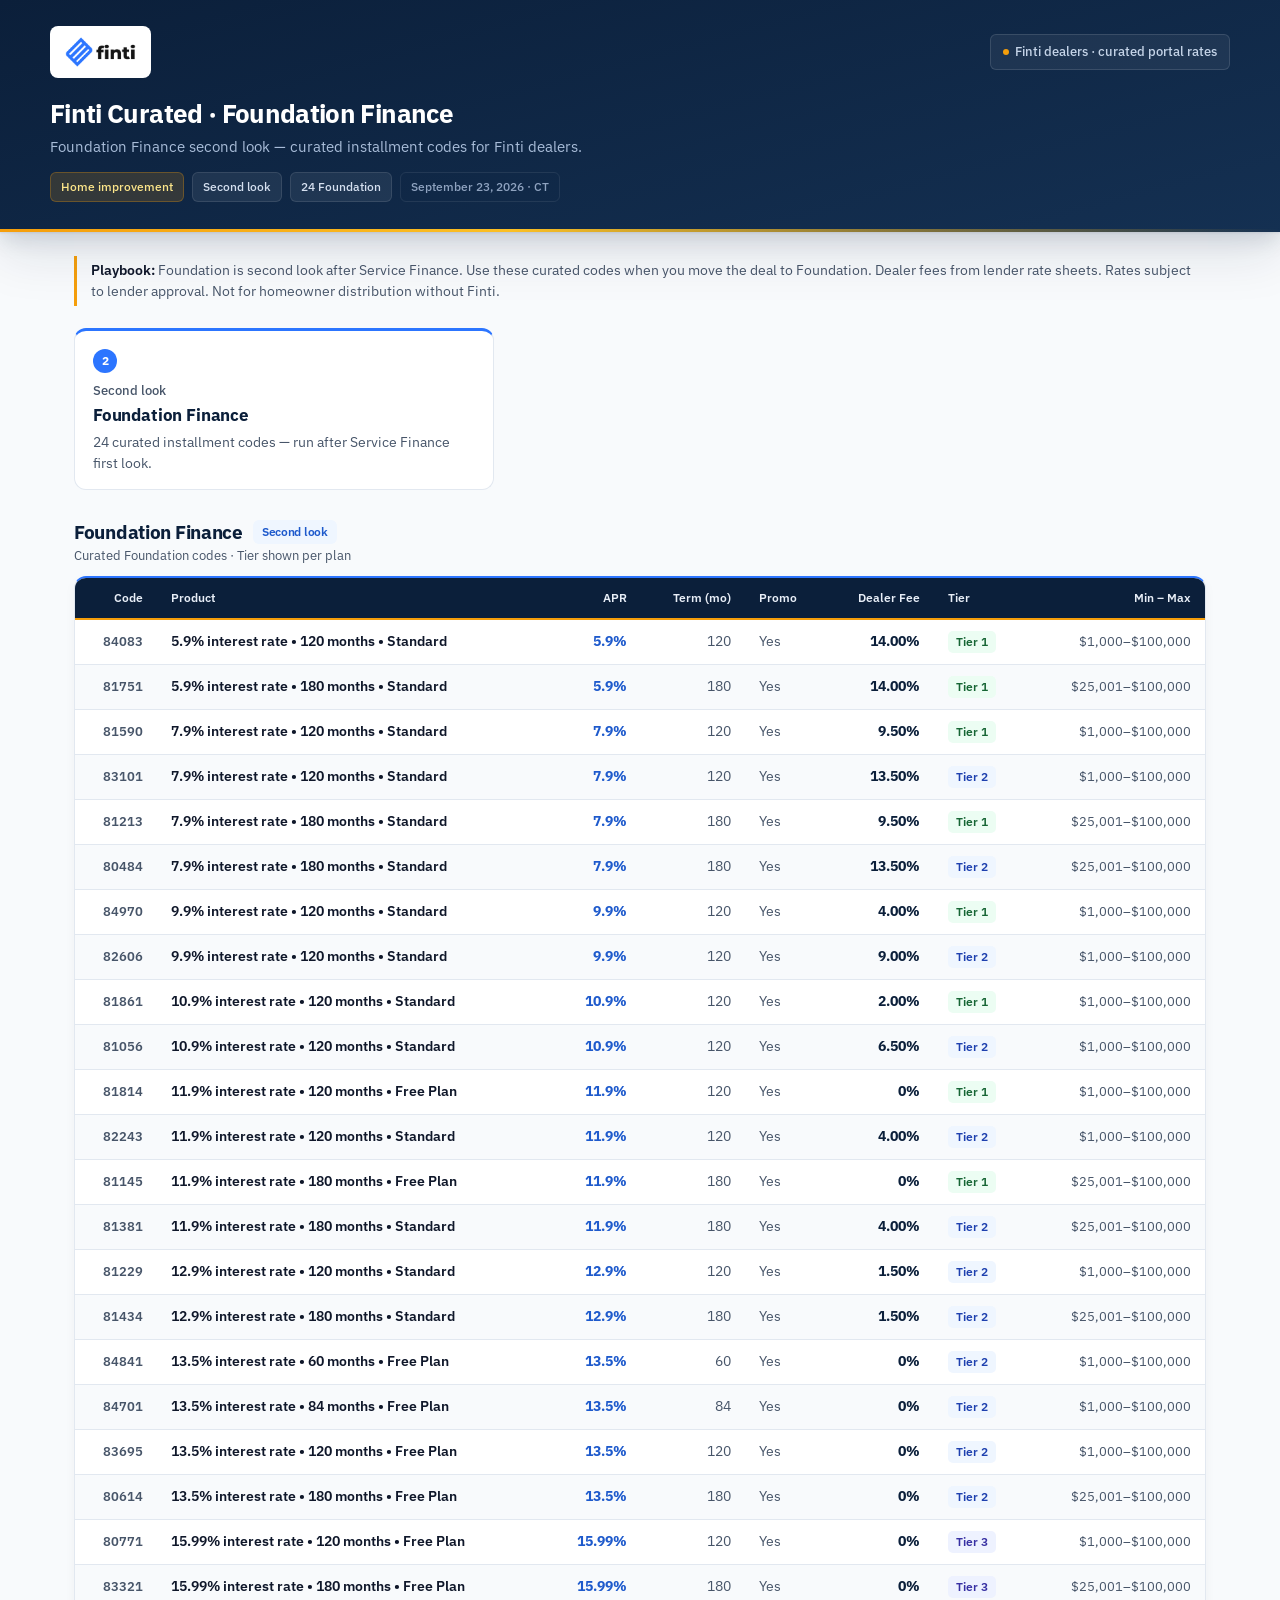
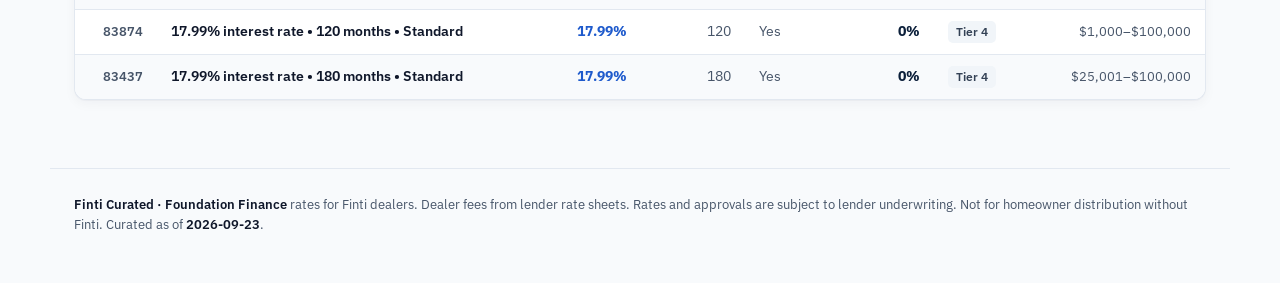
<file: foundation.html>
<!DOCTYPE html>
<html lang="en">
<head>
<meta charset="UTF-8" />
<meta name="viewport" content="width=device-width, initial-scale=1.0" />
<title>Finti Curated · Foundation Finance</title>
<link rel="preconnect" href="https://fonts.googleapis.com" />
<link rel="preconnect" href="https://fonts.gstatic.com" crossorigin />
<link href="https://fonts.googleapis.com/css2?family=IBM+Plex+Sans:wght@400;500;600;700&display=swap" rel="stylesheet" />
<style>

:root{
  --navy:#0B1F3A;
  --navy-mid:#143052;
  --gold:#F59E0B;
  --gold-soft:#FEF3C7;
  --cta:#2C75FF;
  --cta-deep:#1E5ACC;
  --bg:#F8FAFC;
  --card:#FFFFFF;
  --text:#0F172A;
  --muted:#475569;
  --border:#E2E8F0;
  --first:#16A34A;
  --first-soft:#ECFDF3;
  --blue-soft:#EFF6FF;
  --third:#7C3AED;
  --third-soft:#F5F3FF;
  --radius:12px;
  --shadow-hero:
    0 1px 2px rgba(11,31,58,.08),
    0 8px 20px rgba(11,31,58,.12),
    0 24px 48px rgba(11,31,58,.10);
  --shadow-table:
    0 1px 1px rgba(11,31,58,.03),
    0 4px 12px rgba(11,31,58,.04);
  font-family:'IBM Plex Sans',-apple-system,BlinkMacSystemFont,'Segoe UI',sans-serif;
}
*{box-sizing:border-box;margin:0;padding:0}
html{font-size:16px}
body{
  background:var(--bg);color:var(--text);line-height:1.5;
  -webkit-font-smoothing:antialiased;min-height:100vh;
}
.top{
  background:linear-gradient(165deg,var(--navy) 0%,var(--navy-mid) 100%);
  color:#fff;padding:26px 32px 30px;position:relative;overflow:hidden;
  box-shadow:var(--shadow-hero);
}
.top::before{
  content:"";position:absolute;left:0;right:0;bottom:0;height:3px;
  background:linear-gradient(90deg,var(--gold) 0%,#FBBF24 40%,transparent 100%);
  pointer-events:none;
}
.top-inner{max-width:1180px;margin:0 auto;position:relative;z-index:1}
.brand-row{
  display:flex;align-items:center;justify-content:space-between;
  gap:16px;flex-wrap:wrap;margin-bottom:20px;
}
.dual{display:flex;align-items:center;gap:10px;flex-wrap:wrap}
.logo-well{
  display:inline-flex;align-items:center;justify-content:center;
  background:#FFFFFF;border-radius:8px;padding:7px 12px;
  height:52px;border:1px solid rgba(255,255,255,.18);
}
.logo-well img{height:36px;width:auto;max-width:160px;object-fit:contain;display:block}
.partner-pill{
  display:inline-flex;align-items:center;gap:6px;
  background:rgba(255,255,255,.06);border:1px solid rgba(255,255,255,.12);
  padding:7px 12px;border-radius:6px;font-size:.8125rem;font-weight:500;
  color:#C5D4E8;letter-spacing:0;
}
.partner-pill .dot{
  width:6px;height:6px;border-radius:99px;background:var(--gold);flex-shrink:0;
}
h1{font-size:1.625rem;font-weight:700;letter-spacing:-.025em;margin:0 0 6px;line-height:1.22}
.lede{font-size:.9375rem;color:#A8BCD8;font-weight:400;max-width:720px}
.meta{display:flex;flex-wrap:wrap;gap:8px;align-items:center;margin-top:14px}
.badge{
  display:inline-flex;align-items:center;gap:6px;font-size:.75rem;font-weight:500;
  padding:5px 10px;border-radius:6px;
}
.badge.std{background:rgba(245,158,11,.16);color:#FDE68A;border:1px solid rgba(245,158,11,.28)}
.badge.hvac{background:rgba(44,117,255,.18);color:#BFDBFE;border:1px solid rgba(44,117,255,.32)}
.badge.count{background:rgba(255,255,255,.07);color:#D5E0F0;border:1px solid rgba(255,255,255,.1)}
.badge.date{background:transparent;color:#8FA3C0;border:1px solid rgba(255,255,255,.08);padding:5px 10px}
.wrap{max-width:1180px;margin:0 auto;padding:24px 24px 40px}
.note{
  background:transparent;border:none;border-left:3px solid var(--gold);
  padding:4px 0 4px 14px;font-size:.875rem;color:var(--muted);margin-bottom:22px;
}
.note strong{color:var(--text);font-weight:600}
.waterfall{
  display:grid;gap:0;align-items:stretch;margin-bottom:28px;
}
.waterfall.steps-3{grid-template-columns:1fr auto 1fr auto 1fr}
.waterfall.steps-1{grid-template-columns:1fr;max-width:420px}
@media (max-width:900px){
  .waterfall.steps-3{grid-template-columns:1fr;gap:10px}
  .wf-join{display:none}
}
.wf-card{
  background:var(--card);border:1px solid var(--border);border-radius:var(--radius);
  padding:16px 18px;position:relative;
}
.wf-card.first{border-top:3px solid var(--first)}
.wf-card.second{border-top:3px solid var(--cta)}
.wf-card.third{border-top:3px solid var(--third)}
.wf-join{
  display:flex;align-items:center;justify-content:center;padding:0 10px;
  color:#94A3B8;font-size:.75rem;font-weight:600;letter-spacing:.02em;
}
.wf-join span{
  display:inline-flex;align-items:center;justify-content:center;
  min-width:36px;height:28px;border-radius:99px;background:#EEF2F7;
  border:1px solid var(--border);color:var(--muted);font-size:.6875rem;
}
.wf-card .step{
  display:inline-flex;align-items:center;justify-content:center;
  width:24px;height:24px;border-radius:99px;font-size:.75rem;font-weight:700;
  margin-bottom:8px;font-variant-numeric:tabular-nums;
}
.wf-card.first .step{background:var(--first);color:#fff}
.wf-card.second .step{background:var(--cta);color:#fff}
.wf-card.third .step{background:var(--third);color:#fff}
.wf-card .k{font-size:.8125rem;font-weight:500;color:var(--muted);margin-bottom:2px}
.wf-card .t{font-size:1.0625rem;font-weight:700;color:var(--navy);margin-bottom:4px;letter-spacing:-.01em}
.wf-card .d{font-size:.875rem;color:var(--muted);line-height:1.45}
.section{margin-bottom:28px}
.section-head{display:flex;align-items:flex-end;justify-content:space-between;gap:12px;flex-wrap:wrap;margin-bottom:10px}
.section-head h2{
  font-size:1.1875rem;font-weight:700;letter-spacing:-.015em;color:var(--navy);
  display:flex;align-items:center;gap:10px;flex-wrap:wrap;
}
.look-pill{
  display:inline-flex;align-items:center;font-size:.75rem;font-weight:600;
  padding:3px 9px;border-radius:6px;
}
.look-pill.first{background:var(--first-soft);color:var(--first)}
.look-pill.second{background:var(--blue-soft);color:var(--cta-deep)}
.look-pill.third{background:var(--third-soft);color:var(--third)}
.section-head .sub{font-size:.8125rem;color:var(--muted);font-weight:400}
.table-card{
  background:var(--card);border:1px solid var(--border);border-radius:var(--radius);
  box-shadow:var(--shadow-table);overflow:hidden;
}
.table-card.accent-first{border-top:2px solid var(--first)}
.table-card.accent-second{border-top:2px solid var(--cta)}
.table-card.accent-third{border-top:2px solid var(--third)}
.scroll{overflow-x:auto;-webkit-overflow-scrolling:touch}
table{width:100%;border-collapse:separate;border-spacing:0;font-size:.875rem;min-width:720px}
thead th{
  position:sticky;top:0;z-index:5;background:var(--navy);color:#E8EEF7;
  font-size:.75rem;font-weight:600;letter-spacing:0;
  text-align:left;padding:11px 14px;white-space:nowrap;
  border-bottom:2px solid var(--gold);
}
tbody td{
  padding:11px 14px;border-bottom:1px solid var(--border);color:var(--muted);
  vertical-align:middle;background:var(--card);
}
tbody tr:nth-child(even) td{background:#F8FAFC}
tbody tr:hover td{background:#FFFBEB}
tbody tr:last-child td{border-bottom:none}
td.num, th.num{text-align:right;font-variant-numeric:tabular-nums}
th.num{text-align:right}
td.fee{font-weight:700;color:var(--navy);white-space:nowrap;font-variant-numeric:tabular-nums}
td.apr{font-weight:700;color:var(--cta-deep);white-space:nowrap;font-variant-numeric:tabular-nums}
td.name{color:var(--text);font-weight:600}
td.code{font-weight:600;color:var(--muted);font-size:.8125rem;white-space:nowrap;font-variant-numeric:tabular-nums}
td.range{white-space:nowrap;font-size:.8125rem;font-variant-numeric:tabular-nums}
.tier{
  display:inline-block;font-size:.75rem;font-weight:600;padding:2px 8px;
  border-radius:5px;background:#F1F5F9;color:#334155;
}
.tier.tier1{background:#ECFDF3;color:#166534}
.tier.tier2{background:#EFF6FF;color:#1E40AF}
.tier.tier3{background:#EEF2FF;color:#3730A3}
.tier.tier4{background:#F1F5F9;color:#334155}
.prog{
  display:inline-block;font-size:.75rem;font-weight:600;padding:2px 8px;
  border-radius:5px;background:#EFF6FF;color:#1E40AF;
}
.prog.free{background:#ECFDF3;color:#166534}
.prog.reduced{background:#FEF3C7;color:#92400E}
footer{
  max-width:1180px;margin:0 auto;padding:8px 24px 48px;color:var(--muted);
  font-size:.8125rem;line-height:1.55;border-top:1px solid var(--border);
}
footer .f-inner{padding-top:18px}
footer strong{color:var(--text);font-weight:600}
@media (max-width:720px){
  .top{padding:20px 16px 24px}
  h1{font-size:1.3125rem}
  .wrap{padding:18px 14px 36px}
  .logo-well{height:46px;padding:6px 10px}
  .logo-well img{height:30px}
}
@media (prefers-reduced-motion:reduce){
  *,*::before,*::after{animation:none!important;transition:none!important}
}
@media print{
  body{background:#fff}
  .top,thead th{print-color-adjust:exact;-webkit-print-color-adjust:exact}
  .table-card{box-shadow:none}
}
.badge-nc{
  display:inline-block;padding:2px 8px;border-radius:999px;
  font-size:10px;font-weight:700;letter-spacing:.04em;text-transform:uppercase;
  vertical-align:middle;line-height:1.4;
  background:#FEF3C7;color:#92400E;border:1px solid #F59E0B;
}
.badge-std{
  display:inline-block;padding:2px 8px;border-radius:999px;
  font-size:10px;font-weight:600;letter-spacing:.03em;text-transform:uppercase;
  vertical-align:middle;line-height:1.4;
  background:#EFF6FF;color:#1E3A5F;border:1px solid #BFDBFE;
}
tr.nc-row td{background:rgba(245,158,11,.06)}
tr.nc-row:hover td{background:rgba(245,158,11,.11)}
.nc-legend{
  margin:10px 14px 14px;font-size:12.5px;color:#475569;line-height:1.45;
}
.nc-legend strong{color:#92400E;font-weight:600}
th.type-col, td.type-col{white-space:nowrap;width:1%;font-size:11px}
@media print{
  .badge-nc,.badge-std{border-color:#999}
  tr.nc-row td{background:#FFF8E7 !important;-webkit-print-color-adjust:exact;print-color-adjust:exact}
}

</style>
<link rel="stylesheet" href="print-fit.css" media="print" />
</head>
<body>
<header class="top">
  <div class="top-inner">
    <div class="brand-row">
      <div class="dual">
        <span class="logo-well" title="Finti">
          <img src="[data-uri]" alt="Finti" width="88" height="40" />
        </span>
      </div>
      <span class="partner-pill"><span class="dot" aria-hidden="true"></span>Finti dealers · curated portal rates</span>
    </div>
    <h1>Finti Curated · Foundation Finance</h1>
    <p class="lede">Foundation Finance second look — curated installment codes for Finti dealers.</p>
    <div class="meta">
      <span class="badge std">Home improvement</span>
      <span class="badge count">Second look</span>
      <span class="badge count">24 Foundation</span>
      <span class="badge date">September 23, 2026 · CT</span>
    </div>
  </div>
</header>
<main class="wrap">
  <div class="note">
    <strong>Playbook:</strong> Foundation is second look after Service Finance. Use these curated codes when you move the deal to Foundation. Dealer fees from lender rate sheets. Rates subject to lender approval. Not for homeowner distribution without Finti.
  </div>

  <div class="waterfall steps-1" role="list" aria-label="Submission playbook">
    <div class="wf-card second" role="listitem">
      <span class="step" aria-hidden="true">2</span>
      <div class="k">Second look</div>
      <div class="t">Foundation Finance</div>
      <div class="d">24 curated installment codes — run after Service Finance first look.</div>
    </div>
  </div>

  <section class="section" id="foundation" aria-labelledby="ff-heading">
    <div class="section-head">
      <div>
        <h2 id="ff-heading">Foundation Finance <span class="look-pill second">Second look</span></h2>
        <div class="sub">Curated Foundation codes · Tier shown per plan</div>
      </div>
    </div>
    <div class="table-card accent-second">
      <div class="scroll">
        <table class="rate-ff">
          <thead>
            <tr>
              <th class="num" scope="col">Code</th>
              <th scope="col">Product</th>
              <th class="num" scope="col">APR</th>
              <th class="num" scope="col">Term (mo)</th>
              <th scope="col">Promo</th>
              <th class="num" scope="col">Dealer Fee</th>
              <th scope="col">Tier</th>
              <th class="num" scope="col">Min – Max</th>
            </tr>
          </thead>
          <tbody>
            <tr>
              <td class="code num">84083</td>
              <td class="name">5.9% interest rate • 120 months • Standard</td>
              <td class="apr num">5.9%</td>
              <td class="num">120</td>
              <td>Yes</td>
              <td class="fee num">14.00%</td>
              <td><span class="tier tier1">Tier 1</span></td>
              <td class="num range">$1,000–$100,000</td>
            </tr>
            <tr>
              <td class="code num">81751</td>
              <td class="name">5.9% interest rate • 180 months • Standard</td>
              <td class="apr num">5.9%</td>
              <td class="num">180</td>
              <td>Yes</td>
              <td class="fee num">14.00%</td>
              <td><span class="tier tier1">Tier 1</span></td>
              <td class="num range">$25,001–$100,000</td>
            </tr>
            <tr>
              <td class="code num">81590</td>
              <td class="name">7.9% interest rate • 120 months • Standard</td>
              <td class="apr num">7.9%</td>
              <td class="num">120</td>
              <td>Yes</td>
              <td class="fee num">9.50%</td>
              <td><span class="tier tier1">Tier 1</span></td>
              <td class="num range">$1,000–$100,000</td>
            </tr>
            <tr>
              <td class="code num">83101</td>
              <td class="name">7.9% interest rate • 120 months • Standard</td>
              <td class="apr num">7.9%</td>
              <td class="num">120</td>
              <td>Yes</td>
              <td class="fee num">13.50%</td>
              <td><span class="tier tier2">Tier 2</span></td>
              <td class="num range">$1,000–$100,000</td>
            </tr>
            <tr>
              <td class="code num">81213</td>
              <td class="name">7.9% interest rate • 180 months • Standard</td>
              <td class="apr num">7.9%</td>
              <td class="num">180</td>
              <td>Yes</td>
              <td class="fee num">9.50%</td>
              <td><span class="tier tier1">Tier 1</span></td>
              <td class="num range">$25,001–$100,000</td>
            </tr>
            <tr>
              <td class="code num">80484</td>
              <td class="name">7.9% interest rate • 180 months • Standard</td>
              <td class="apr num">7.9%</td>
              <td class="num">180</td>
              <td>Yes</td>
              <td class="fee num">13.50%</td>
              <td><span class="tier tier2">Tier 2</span></td>
              <td class="num range">$25,001–$100,000</td>
            </tr>
            <tr>
              <td class="code num">84970</td>
              <td class="name">9.9% interest rate • 120 months • Standard</td>
              <td class="apr num">9.9%</td>
              <td class="num">120</td>
              <td>Yes</td>
              <td class="fee num">4.00%</td>
              <td><span class="tier tier1">Tier 1</span></td>
              <td class="num range">$1,000–$100,000</td>
            </tr>
            <tr>
              <td class="code num">82606</td>
              <td class="name">9.9% interest rate • 120 months • Standard</td>
              <td class="apr num">9.9%</td>
              <td class="num">120</td>
              <td>Yes</td>
              <td class="fee num">9.00%</td>
              <td><span class="tier tier2">Tier 2</span></td>
              <td class="num range">$1,000–$100,000</td>
            </tr>
            <tr>
              <td class="code num">81861</td>
              <td class="name">10.9% interest rate • 120 months • Standard</td>
              <td class="apr num">10.9%</td>
              <td class="num">120</td>
              <td>Yes</td>
              <td class="fee num">2.00%</td>
              <td><span class="tier tier1">Tier 1</span></td>
              <td class="num range">$1,000–$100,000</td>
            </tr>
            <tr>
              <td class="code num">81056</td>
              <td class="name">10.9% interest rate • 120 months • Standard</td>
              <td class="apr num">10.9%</td>
              <td class="num">120</td>
              <td>Yes</td>
              <td class="fee num">6.50%</td>
              <td><span class="tier tier2">Tier 2</span></td>
              <td class="num range">$1,000–$100,000</td>
            </tr>
            <tr>
              <td class="code num">81814</td>
              <td class="name">11.9% interest rate • 120 months • Free Plan</td>
              <td class="apr num">11.9%</td>
              <td class="num">120</td>
              <td>Yes</td>
              <td class="fee num">0%</td>
              <td><span class="tier tier1">Tier 1</span></td>
              <td class="num range">$1,000–$100,000</td>
            </tr>
            <tr>
              <td class="code num">82243</td>
              <td class="name">11.9% interest rate • 120 months • Standard</td>
              <td class="apr num">11.9%</td>
              <td class="num">120</td>
              <td>Yes</td>
              <td class="fee num">4.00%</td>
              <td><span class="tier tier2">Tier 2</span></td>
              <td class="num range">$1,000–$100,000</td>
            </tr>
            <tr>
              <td class="code num">81145</td>
              <td class="name">11.9% interest rate • 180 months • Free Plan</td>
              <td class="apr num">11.9%</td>
              <td class="num">180</td>
              <td>Yes</td>
              <td class="fee num">0%</td>
              <td><span class="tier tier1">Tier 1</span></td>
              <td class="num range">$25,001–$100,000</td>
            </tr>
            <tr>
              <td class="code num">81381</td>
              <td class="name">11.9% interest rate • 180 months • Standard</td>
              <td class="apr num">11.9%</td>
              <td class="num">180</td>
              <td>Yes</td>
              <td class="fee num">4.00%</td>
              <td><span class="tier tier2">Tier 2</span></td>
              <td class="num range">$25,001–$100,000</td>
            </tr>
            <tr>
              <td class="code num">81229</td>
              <td class="name">12.9% interest rate • 120 months • Standard</td>
              <td class="apr num">12.9%</td>
              <td class="num">120</td>
              <td>Yes</td>
              <td class="fee num">1.50%</td>
              <td><span class="tier tier2">Tier 2</span></td>
              <td class="num range">$1,000–$100,000</td>
            </tr>
            <tr>
              <td class="code num">81434</td>
              <td class="name">12.9% interest rate • 180 months • Standard</td>
              <td class="apr num">12.9%</td>
              <td class="num">180</td>
              <td>Yes</td>
              <td class="fee num">1.50%</td>
              <td><span class="tier tier2">Tier 2</span></td>
              <td class="num range">$25,001–$100,000</td>
            </tr>
            <tr>
              <td class="code num">84841</td>
              <td class="name">13.5% interest rate • 60 months • Free Plan</td>
              <td class="apr num">13.5%</td>
              <td class="num">60</td>
              <td>Yes</td>
              <td class="fee num">0%</td>
              <td><span class="tier tier2">Tier 2</span></td>
              <td class="num range">$1,000–$100,000</td>
            </tr>
            <tr>
              <td class="code num">84701</td>
              <td class="name">13.5% interest rate • 84 months • Free Plan</td>
              <td class="apr num">13.5%</td>
              <td class="num">84</td>
              <td>Yes</td>
              <td class="fee num">0%</td>
              <td><span class="tier tier2">Tier 2</span></td>
              <td class="num range">$1,000–$100,000</td>
            </tr>
            <tr>
              <td class="code num">83695</td>
              <td class="name">13.5% interest rate • 120 months • Free Plan</td>
              <td class="apr num">13.5%</td>
              <td class="num">120</td>
              <td>Yes</td>
              <td class="fee num">0%</td>
              <td><span class="tier tier2">Tier 2</span></td>
              <td class="num range">$1,000–$100,000</td>
            </tr>
            <tr>
              <td class="code num">80614</td>
              <td class="name">13.5% interest rate • 180 months • Free Plan</td>
              <td class="apr num">13.5%</td>
              <td class="num">180</td>
              <td>Yes</td>
              <td class="fee num">0%</td>
              <td><span class="tier tier2">Tier 2</span></td>
              <td class="num range">$25,001–$100,000</td>
            </tr>
            <tr>
              <td class="code num">80771</td>
              <td class="name">15.99% interest rate • 120 months • Free Plan</td>
              <td class="apr num">15.99%</td>
              <td class="num">120</td>
              <td>Yes</td>
              <td class="fee num">0%</td>
              <td><span class="tier tier3">Tier 3</span></td>
              <td class="num range">$1,000–$100,000</td>
            </tr>
            <tr>
              <td class="code num">83321</td>
              <td class="name">15.99% interest rate • 180 months • Free Plan</td>
              <td class="apr num">15.99%</td>
              <td class="num">180</td>
              <td>Yes</td>
              <td class="fee num">0%</td>
              <td><span class="tier tier3">Tier 3</span></td>
              <td class="num range">$25,001–$100,000</td>
            </tr>
            <tr>
              <td class="code num">83874</td>
              <td class="name">17.99% interest rate • 120 months • Standard</td>
              <td class="apr num">17.99%</td>
              <td class="num">120</td>
              <td>Yes</td>
              <td class="fee num">0%</td>
              <td><span class="tier tier4">Tier 4</span></td>
              <td class="num range">$1,000–$100,000</td>
            </tr>
            <tr>
              <td class="code num">83437</td>
              <td class="name">17.99% interest rate • 180 months • Standard</td>
              <td class="apr num">17.99%</td>
              <td class="num">180</td>
              <td>Yes</td>
              <td class="fee num">0%</td>
              <td><span class="tier tier4">Tier 4</span></td>
              <td class="num range">$25,001–$100,000</td>
            </tr>
          </tbody>
        </table>
      </div>
    </div>
  </section>
</main>
<footer>
  <div class="f-inner">
    <strong>Finti Curated · Foundation Finance</strong> rates for Finti dealers. Dealer fees from lender rate sheets.
    Rates and approvals are subject to lender underwriting. Not for homeowner distribution without Finti.
    Curated as of <strong>2026-09-23</strong>.
  </div>
</footer>
</body>
</html>
</file>
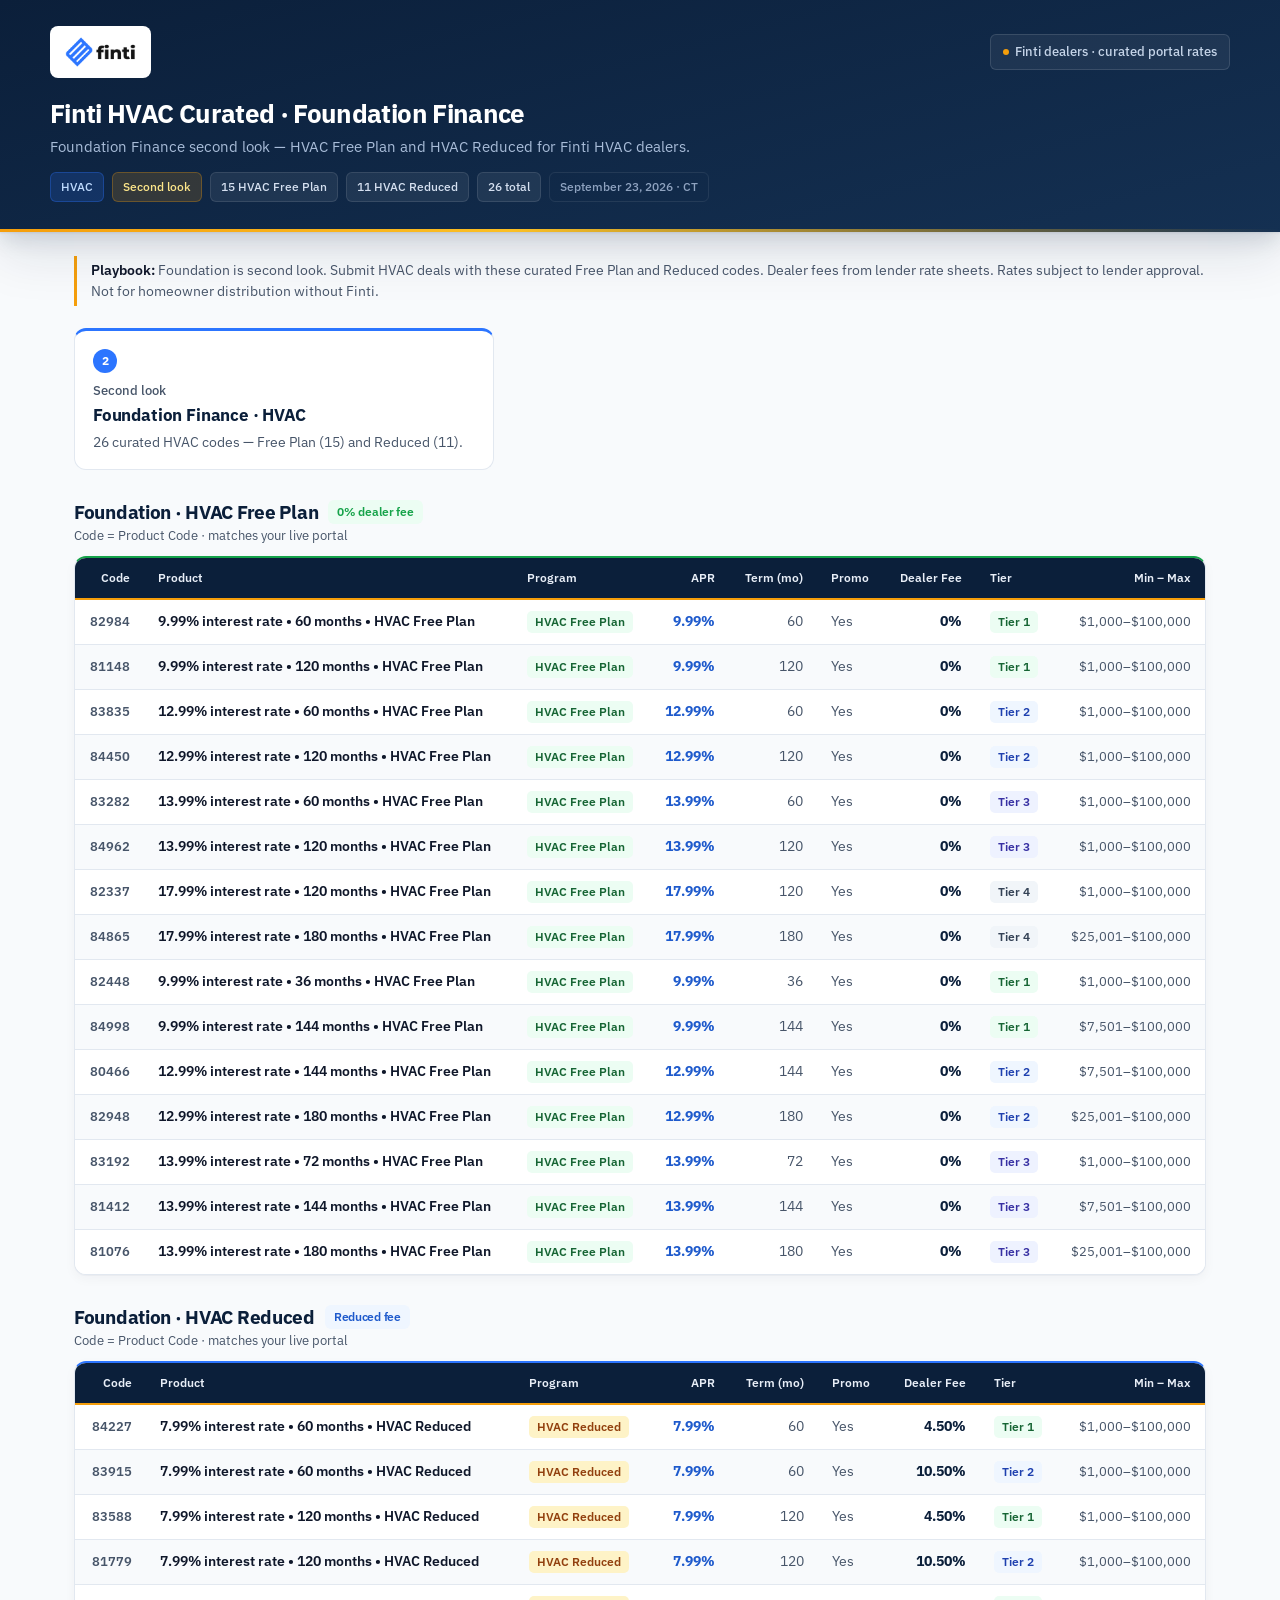
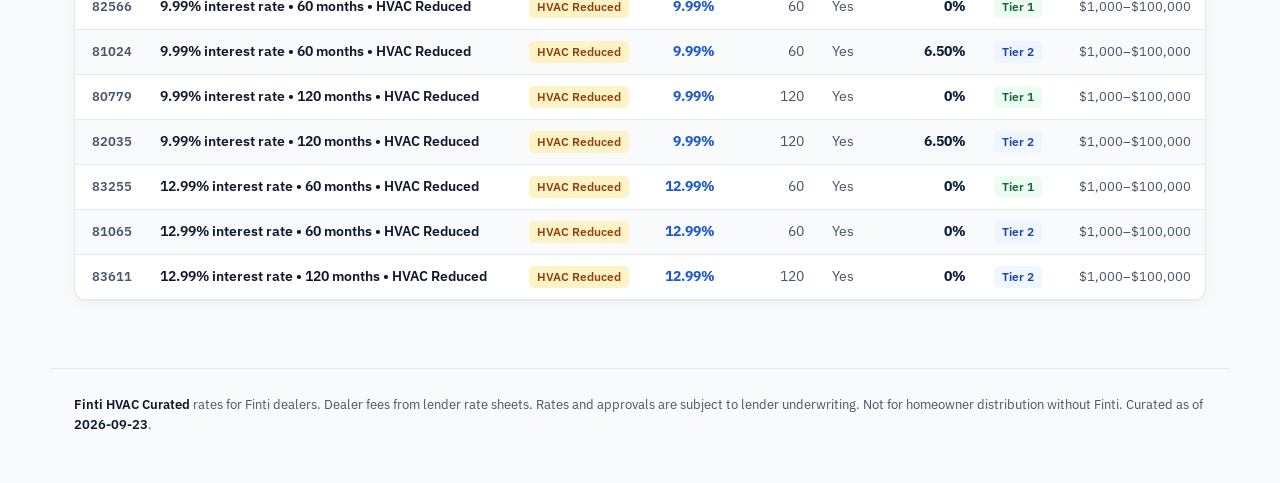
<file: hvac.html>
<!DOCTYPE html>
<html lang="en">
<head>
<meta charset="UTF-8" />
<meta name="viewport" content="width=device-width, initial-scale=1.0" />
<title>Finti HVAC Curated · Foundation Finance</title>
<link rel="preconnect" href="https://fonts.googleapis.com" />
<link rel="preconnect" href="https://fonts.gstatic.com" crossorigin />
<link href="https://fonts.googleapis.com/css2?family=IBM+Plex+Sans:wght@400;500;600;700&display=swap" rel="stylesheet" />
<style>

:root{
  --navy:#0B1F3A;
  --navy-mid:#143052;
  --gold:#F59E0B;
  --gold-soft:#FEF3C7;
  --cta:#2C75FF;
  --cta-deep:#1E5ACC;
  --bg:#F8FAFC;
  --card:#FFFFFF;
  --text:#0F172A;
  --muted:#475569;
  --border:#E2E8F0;
  --first:#16A34A;
  --first-soft:#ECFDF3;
  --blue-soft:#EFF6FF;
  --third:#7C3AED;
  --third-soft:#F5F3FF;
  --radius:12px;
  --shadow-hero:
    0 1px 2px rgba(11,31,58,.08),
    0 8px 20px rgba(11,31,58,.12),
    0 24px 48px rgba(11,31,58,.10);
  --shadow-table:
    0 1px 1px rgba(11,31,58,.03),
    0 4px 12px rgba(11,31,58,.04);
  font-family:'IBM Plex Sans',-apple-system,BlinkMacSystemFont,'Segoe UI',sans-serif;
}
*{box-sizing:border-box;margin:0;padding:0}
html{font-size:16px}
body{
  background:var(--bg);color:var(--text);line-height:1.5;
  -webkit-font-smoothing:antialiased;min-height:100vh;
}
.top{
  background:linear-gradient(165deg,var(--navy) 0%,var(--navy-mid) 100%);
  color:#fff;padding:26px 32px 30px;position:relative;overflow:hidden;
  box-shadow:var(--shadow-hero);
}
.top::before{
  content:"";position:absolute;left:0;right:0;bottom:0;height:3px;
  background:linear-gradient(90deg,var(--gold) 0%,#FBBF24 40%,transparent 100%);
  pointer-events:none;
}
.top-inner{max-width:1180px;margin:0 auto;position:relative;z-index:1}
.brand-row{
  display:flex;align-items:center;justify-content:space-between;
  gap:16px;flex-wrap:wrap;margin-bottom:20px;
}
.dual{display:flex;align-items:center;gap:10px;flex-wrap:wrap}
.logo-well{
  display:inline-flex;align-items:center;justify-content:center;
  background:#FFFFFF;border-radius:8px;padding:7px 12px;
  height:52px;border:1px solid rgba(255,255,255,.18);
}
.logo-well img{height:36px;width:auto;max-width:160px;object-fit:contain;display:block}
.partner-pill{
  display:inline-flex;align-items:center;gap:6px;
  background:rgba(255,255,255,.06);border:1px solid rgba(255,255,255,.12);
  padding:7px 12px;border-radius:6px;font-size:.8125rem;font-weight:500;
  color:#C5D4E8;letter-spacing:0;
}
.partner-pill .dot{
  width:6px;height:6px;border-radius:99px;background:var(--gold);flex-shrink:0;
}
h1{font-size:1.625rem;font-weight:700;letter-spacing:-.025em;margin:0 0 6px;line-height:1.22}
.lede{font-size:.9375rem;color:#A8BCD8;font-weight:400;max-width:720px}
.meta{display:flex;flex-wrap:wrap;gap:8px;align-items:center;margin-top:14px}
.badge{
  display:inline-flex;align-items:center;gap:6px;font-size:.75rem;font-weight:500;
  padding:5px 10px;border-radius:6px;
}
.badge.std{background:rgba(245,158,11,.16);color:#FDE68A;border:1px solid rgba(245,158,11,.28)}
.badge.hvac{background:rgba(44,117,255,.18);color:#BFDBFE;border:1px solid rgba(44,117,255,.32)}
.badge.count{background:rgba(255,255,255,.07);color:#D5E0F0;border:1px solid rgba(255,255,255,.1)}
.badge.date{background:transparent;color:#8FA3C0;border:1px solid rgba(255,255,255,.08);padding:5px 10px}
.wrap{max-width:1180px;margin:0 auto;padding:24px 24px 40px}
.note{
  background:transparent;border:none;border-left:3px solid var(--gold);
  padding:4px 0 4px 14px;font-size:.875rem;color:var(--muted);margin-bottom:22px;
}
.note strong{color:var(--text);font-weight:600}
.waterfall{
  display:grid;gap:0;align-items:stretch;margin-bottom:28px;
}
.waterfall.steps-3{grid-template-columns:1fr auto 1fr auto 1fr}
.waterfall.steps-1{grid-template-columns:1fr;max-width:420px}
@media (max-width:900px){
  .waterfall.steps-3{grid-template-columns:1fr;gap:10px}
  .wf-join{display:none}
}
.wf-card{
  background:var(--card);border:1px solid var(--border);border-radius:var(--radius);
  padding:16px 18px;position:relative;
}
.wf-card.first{border-top:3px solid var(--first)}
.wf-card.second{border-top:3px solid var(--cta)}
.wf-card.third{border-top:3px solid var(--third)}
.wf-join{
  display:flex;align-items:center;justify-content:center;padding:0 10px;
  color:#94A3B8;font-size:.75rem;font-weight:600;letter-spacing:.02em;
}
.wf-join span{
  display:inline-flex;align-items:center;justify-content:center;
  min-width:36px;height:28px;border-radius:99px;background:#EEF2F7;
  border:1px solid var(--border);color:var(--muted);font-size:.6875rem;
}
.wf-card .step{
  display:inline-flex;align-items:center;justify-content:center;
  width:24px;height:24px;border-radius:99px;font-size:.75rem;font-weight:700;
  margin-bottom:8px;font-variant-numeric:tabular-nums;
}
.wf-card.first .step{background:var(--first);color:#fff}
.wf-card.second .step{background:var(--cta);color:#fff}
.wf-card.third .step{background:var(--third);color:#fff}
.wf-card .k{font-size:.8125rem;font-weight:500;color:var(--muted);margin-bottom:2px}
.wf-card .t{font-size:1.0625rem;font-weight:700;color:var(--navy);margin-bottom:4px;letter-spacing:-.01em}
.wf-card .d{font-size:.875rem;color:var(--muted);line-height:1.45}
.section{margin-bottom:28px}
.section-head{display:flex;align-items:flex-end;justify-content:space-between;gap:12px;flex-wrap:wrap;margin-bottom:10px}
.section-head h2{
  font-size:1.1875rem;font-weight:700;letter-spacing:-.015em;color:var(--navy);
  display:flex;align-items:center;gap:10px;flex-wrap:wrap;
}
.look-pill{
  display:inline-flex;align-items:center;font-size:.75rem;font-weight:600;
  padding:3px 9px;border-radius:6px;
}
.look-pill.first{background:var(--first-soft);color:var(--first)}
.look-pill.second{background:var(--blue-soft);color:var(--cta-deep)}
.look-pill.third{background:var(--third-soft);color:var(--third)}
.section-head .sub{font-size:.8125rem;color:var(--muted);font-weight:400}
.table-card{
  background:var(--card);border:1px solid var(--border);border-radius:var(--radius);
  box-shadow:var(--shadow-table);overflow:hidden;
}
.table-card.accent-first{border-top:2px solid var(--first)}
.table-card.accent-second{border-top:2px solid var(--cta)}
.table-card.accent-third{border-top:2px solid var(--third)}
.scroll{overflow-x:auto;-webkit-overflow-scrolling:touch}
table{width:100%;border-collapse:separate;border-spacing:0;font-size:.875rem;min-width:720px}
thead th{
  position:sticky;top:0;z-index:5;background:var(--navy);color:#E8EEF7;
  font-size:.75rem;font-weight:600;letter-spacing:0;
  text-align:left;padding:11px 14px;white-space:nowrap;
  border-bottom:2px solid var(--gold);
}
tbody td{
  padding:11px 14px;border-bottom:1px solid var(--border);color:var(--muted);
  vertical-align:middle;background:var(--card);
}
tbody tr:nth-child(even) td{background:#F8FAFC}
tbody tr:hover td{background:#FFFBEB}
tbody tr:last-child td{border-bottom:none}
td.num, th.num{text-align:right;font-variant-numeric:tabular-nums}
th.num{text-align:right}
td.fee{font-weight:700;color:var(--navy);white-space:nowrap;font-variant-numeric:tabular-nums}
td.apr{font-weight:700;color:var(--cta-deep);white-space:nowrap;font-variant-numeric:tabular-nums}
td.name{color:var(--text);font-weight:600}
td.code{font-weight:600;color:var(--muted);font-size:.8125rem;white-space:nowrap;font-variant-numeric:tabular-nums}
td.range{white-space:nowrap;font-size:.8125rem;font-variant-numeric:tabular-nums}
.tier{
  display:inline-block;font-size:.75rem;font-weight:600;padding:2px 8px;
  border-radius:5px;background:#F1F5F9;color:#334155;
}
.tier.tier1{background:#ECFDF3;color:#166534}
.tier.tier2{background:#EFF6FF;color:#1E40AF}
.tier.tier3{background:#EEF2FF;color:#3730A3}
.tier.tier4{background:#F1F5F9;color:#334155}
.prog{
  display:inline-block;font-size:.75rem;font-weight:600;padding:2px 8px;
  border-radius:5px;background:#EFF6FF;color:#1E40AF;
}
.prog.free{background:#ECFDF3;color:#166534}
.prog.reduced{background:#FEF3C7;color:#92400E}
footer{
  max-width:1180px;margin:0 auto;padding:8px 24px 48px;color:var(--muted);
  font-size:.8125rem;line-height:1.55;border-top:1px solid var(--border);
}
footer .f-inner{padding-top:18px}
footer strong{color:var(--text);font-weight:600}
@media (max-width:720px){
  .top{padding:20px 16px 24px}
  h1{font-size:1.3125rem}
  .wrap{padding:18px 14px 36px}
  .logo-well{height:46px;padding:6px 10px}
  .logo-well img{height:30px}
}
@media (prefers-reduced-motion:reduce){
  *,*::before,*::after{animation:none!important;transition:none!important}
}
@media print{
  body{background:#fff}
  .top,thead th{print-color-adjust:exact;-webkit-print-color-adjust:exact}
  .table-card{box-shadow:none}
}
.badge-nc{
  display:inline-block;padding:2px 8px;border-radius:999px;
  font-size:10px;font-weight:700;letter-spacing:.04em;text-transform:uppercase;
  vertical-align:middle;line-height:1.4;
  background:#FEF3C7;color:#92400E;border:1px solid #F59E0B;
}
.badge-std{
  display:inline-block;padding:2px 8px;border-radius:999px;
  font-size:10px;font-weight:600;letter-spacing:.03em;text-transform:uppercase;
  vertical-align:middle;line-height:1.4;
  background:#EFF6FF;color:#1E3A5F;border:1px solid #BFDBFE;
}
tr.nc-row td{background:rgba(245,158,11,.06)}
tr.nc-row:hover td{background:rgba(245,158,11,.11)}
.nc-legend{
  margin:10px 14px 14px;font-size:12.5px;color:#475569;line-height:1.45;
}
.nc-legend strong{color:#92400E;font-weight:600}
th.type-col, td.type-col{white-space:nowrap;width:1%;font-size:11px}
@media print{
  .badge-nc,.badge-std{border-color:#999}
  tr.nc-row td{background:#FFF8E7 !important;-webkit-print-color-adjust:exact;print-color-adjust:exact}
}

</style>
<link rel="stylesheet" href="print-fit.css" media="print" />
</head>
<body>
<header class="top">
  <div class="top-inner">
    <div class="brand-row">
      <div class="dual">
        <span class="logo-well" title="Finti">
          <img src="[data-uri]" alt="Finti" width="88" height="40" />
        </span>
      </div>
      <span class="partner-pill"><span class="dot" aria-hidden="true"></span>Finti dealers · curated portal rates</span>
    </div>
    <h1>Finti HVAC Curated · Foundation Finance</h1>
    <p class="lede">Foundation Finance second look — HVAC Free Plan and HVAC Reduced for Finti HVAC dealers.</p>
    <div class="meta">
      <span class="badge hvac">HVAC</span>
      <span class="badge std">Second look</span>
      <span class="badge count">15 HVAC Free Plan</span>
      <span class="badge count">11 HVAC Reduced</span>
      <span class="badge count">26 total</span>
      <span class="badge date">September 23, 2026 · CT</span>
    </div>
  </div>
</header>
<main class="wrap">
  <div class="note">
    <strong>Playbook:</strong> Foundation is second look. Submit HVAC deals with these curated Free Plan and Reduced codes. Dealer fees from lender rate sheets. Rates subject to lender approval. Not for homeowner distribution without Finti.
  </div>

  <div class="waterfall steps-1" role="list" aria-label="Submission playbook">
    <div class="wf-card second" role="listitem">
      <span class="step" aria-hidden="true">2</span>
      <div class="k">Second look</div>
      <div class="t">Foundation Finance · HVAC</div>
      <div class="d">26 curated HVAC codes — Free Plan (15) and Reduced (11).</div>
    </div>
  </div>

  <section class="section" id="hvac-free" aria-labelledby="free-heading">
    <div class="section-head">
      <div>
        <h2 id="free-heading">Foundation · HVAC Free Plan <span class="look-pill first">0% dealer fee</span></h2>
        <div class="sub">Code = Product Code · matches your live portal</div>
      </div>
    </div>
    <div class="table-card accent-first">
      <div class="scroll">
        <table class="rate-hvac">
          <thead>
            <tr>
              <th class="num" scope="col">Code</th>
              <th scope="col">Product</th>
              <th scope="col">Program</th>
              <th class="num" scope="col">APR</th>
              <th class="num" scope="col">Term (mo)</th>
              <th scope="col">Promo</th>
              <th class="num" scope="col">Dealer Fee</th>
              <th scope="col">Tier</th>
              <th class="num" scope="col">Min – Max</th>
            </tr>
          </thead>
          <tbody>
            <tr>
              <td class="code num">82984</td>
              <td class="name">9.99% interest rate • 60 months • HVAC Free Plan</td>
              <td><span class="prog free">HVAC Free Plan</span></td>
              <td class="apr num">9.99%</td>
              <td class="num">60</td>
              <td>Yes</td>
              <td class="fee num">0%</td>
              <td><span class="tier tier1">Tier 1</span></td>
              <td class="num range">$1,000–$100,000</td>
            </tr>
            <tr>
              <td class="code num">81148</td>
              <td class="name">9.99% interest rate • 120 months • HVAC Free Plan</td>
              <td><span class="prog free">HVAC Free Plan</span></td>
              <td class="apr num">9.99%</td>
              <td class="num">120</td>
              <td>Yes</td>
              <td class="fee num">0%</td>
              <td><span class="tier tier1">Tier 1</span></td>
              <td class="num range">$1,000–$100,000</td>
            </tr>
            <tr>
              <td class="code num">83835</td>
              <td class="name">12.99% interest rate • 60 months • HVAC Free Plan</td>
              <td><span class="prog free">HVAC Free Plan</span></td>
              <td class="apr num">12.99%</td>
              <td class="num">60</td>
              <td>Yes</td>
              <td class="fee num">0%</td>
              <td><span class="tier tier2">Tier 2</span></td>
              <td class="num range">$1,000–$100,000</td>
            </tr>
            <tr>
              <td class="code num">84450</td>
              <td class="name">12.99% interest rate • 120 months • HVAC Free Plan</td>
              <td><span class="prog free">HVAC Free Plan</span></td>
              <td class="apr num">12.99%</td>
              <td class="num">120</td>
              <td>Yes</td>
              <td class="fee num">0%</td>
              <td><span class="tier tier2">Tier 2</span></td>
              <td class="num range">$1,000–$100,000</td>
            </tr>
            <tr>
              <td class="code num">83282</td>
              <td class="name">13.99% interest rate • 60 months • HVAC Free Plan</td>
              <td><span class="prog free">HVAC Free Plan</span></td>
              <td class="apr num">13.99%</td>
              <td class="num">60</td>
              <td>Yes</td>
              <td class="fee num">0%</td>
              <td><span class="tier tier3">Tier 3</span></td>
              <td class="num range">$1,000–$100,000</td>
            </tr>
            <tr>
              <td class="code num">84962</td>
              <td class="name">13.99% interest rate • 120 months • HVAC Free Plan</td>
              <td><span class="prog free">HVAC Free Plan</span></td>
              <td class="apr num">13.99%</td>
              <td class="num">120</td>
              <td>Yes</td>
              <td class="fee num">0%</td>
              <td><span class="tier tier3">Tier 3</span></td>
              <td class="num range">$1,000–$100,000</td>
            </tr>
            <tr>
              <td class="code num">82337</td>
              <td class="name">17.99% interest rate • 120 months • HVAC Free Plan</td>
              <td><span class="prog free">HVAC Free Plan</span></td>
              <td class="apr num">17.99%</td>
              <td class="num">120</td>
              <td>Yes</td>
              <td class="fee num">0%</td>
              <td><span class="tier tier4">Tier 4</span></td>
              <td class="num range">$1,000–$100,000</td>
            </tr>
            <tr>
              <td class="code num">84865</td>
              <td class="name">17.99% interest rate • 180 months • HVAC Free Plan</td>
              <td><span class="prog free">HVAC Free Plan</span></td>
              <td class="apr num">17.99%</td>
              <td class="num">180</td>
              <td>Yes</td>
              <td class="fee num">0%</td>
              <td><span class="tier tier4">Tier 4</span></td>
              <td class="num range">$25,001–$100,000</td>
            </tr>
            <tr>
              <td class="code num">82448</td>
              <td class="name">9.99% interest rate • 36 months • HVAC Free Plan</td>
              <td><span class="prog free">HVAC Free Plan</span></td>
              <td class="apr num">9.99%</td>
              <td class="num">36</td>
              <td>Yes</td>
              <td class="fee num">0%</td>
              <td><span class="tier tier1">Tier 1</span></td>
              <td class="num range">$1,000–$100,000</td>
            </tr>
            <tr>
              <td class="code num">84998</td>
              <td class="name">9.99% interest rate • 144 months • HVAC Free Plan</td>
              <td><span class="prog free">HVAC Free Plan</span></td>
              <td class="apr num">9.99%</td>
              <td class="num">144</td>
              <td>Yes</td>
              <td class="fee num">0%</td>
              <td><span class="tier tier1">Tier 1</span></td>
              <td class="num range">$7,501–$100,000</td>
            </tr>
            <tr>
              <td class="code num">80466</td>
              <td class="name">12.99% interest rate • 144 months • HVAC Free Plan</td>
              <td><span class="prog free">HVAC Free Plan</span></td>
              <td class="apr num">12.99%</td>
              <td class="num">144</td>
              <td>Yes</td>
              <td class="fee num">0%</td>
              <td><span class="tier tier2">Tier 2</span></td>
              <td class="num range">$7,501–$100,000</td>
            </tr>
            <tr>
              <td class="code num">82948</td>
              <td class="name">12.99% interest rate • 180 months • HVAC Free Plan</td>
              <td><span class="prog free">HVAC Free Plan</span></td>
              <td class="apr num">12.99%</td>
              <td class="num">180</td>
              <td>Yes</td>
              <td class="fee num">0%</td>
              <td><span class="tier tier2">Tier 2</span></td>
              <td class="num range">$25,001–$100,000</td>
            </tr>
            <tr>
              <td class="code num">83192</td>
              <td class="name">13.99% interest rate • 72 months • HVAC Free Plan</td>
              <td><span class="prog free">HVAC Free Plan</span></td>
              <td class="apr num">13.99%</td>
              <td class="num">72</td>
              <td>Yes</td>
              <td class="fee num">0%</td>
              <td><span class="tier tier3">Tier 3</span></td>
              <td class="num range">$1,000–$100,000</td>
            </tr>
            <tr>
              <td class="code num">81412</td>
              <td class="name">13.99% interest rate • 144 months • HVAC Free Plan</td>
              <td><span class="prog free">HVAC Free Plan</span></td>
              <td class="apr num">13.99%</td>
              <td class="num">144</td>
              <td>Yes</td>
              <td class="fee num">0%</td>
              <td><span class="tier tier3">Tier 3</span></td>
              <td class="num range">$7,501–$100,000</td>
            </tr>
            <tr>
              <td class="code num">81076</td>
              <td class="name">13.99% interest rate • 180 months • HVAC Free Plan</td>
              <td><span class="prog free">HVAC Free Plan</span></td>
              <td class="apr num">13.99%</td>
              <td class="num">180</td>
              <td>Yes</td>
              <td class="fee num">0%</td>
              <td><span class="tier tier3">Tier 3</span></td>
              <td class="num range">$25,001–$100,000</td>
            </tr>
          </tbody>
        </table>
      </div>
    </div>
  </section>

  <section class="section" id="hvac-reduced" aria-labelledby="reduced-heading">
    <div class="section-head">
      <div>
        <h2 id="reduced-heading">Foundation · HVAC Reduced <span class="look-pill second">Reduced fee</span></h2>
        <div class="sub">Code = Product Code · matches your live portal</div>
      </div>
    </div>
    <div class="table-card accent-second">
      <div class="scroll">
        <table class="rate-hvac">
          <thead>
            <tr>
              <th class="num" scope="col">Code</th>
              <th scope="col">Product</th>
              <th scope="col">Program</th>
              <th class="num" scope="col">APR</th>
              <th class="num" scope="col">Term (mo)</th>
              <th scope="col">Promo</th>
              <th class="num" scope="col">Dealer Fee</th>
              <th scope="col">Tier</th>
              <th class="num" scope="col">Min – Max</th>
            </tr>
          </thead>
          <tbody>
            <tr>
              <td class="code num">84227</td>
              <td class="name">7.99% interest rate • 60 months • HVAC Reduced</td>
              <td><span class="prog reduced">HVAC Reduced</span></td>
              <td class="apr num">7.99%</td>
              <td class="num">60</td>
              <td>Yes</td>
              <td class="fee num">4.50%</td>
              <td><span class="tier tier1">Tier 1</span></td>
              <td class="num range">$1,000–$100,000</td>
            </tr>
            <tr>
              <td class="code num">83915</td>
              <td class="name">7.99% interest rate • 60 months • HVAC Reduced</td>
              <td><span class="prog reduced">HVAC Reduced</span></td>
              <td class="apr num">7.99%</td>
              <td class="num">60</td>
              <td>Yes</td>
              <td class="fee num">10.50%</td>
              <td><span class="tier tier2">Tier 2</span></td>
              <td class="num range">$1,000–$100,000</td>
            </tr>
            <tr>
              <td class="code num">83588</td>
              <td class="name">7.99% interest rate • 120 months • HVAC Reduced</td>
              <td><span class="prog reduced">HVAC Reduced</span></td>
              <td class="apr num">7.99%</td>
              <td class="num">120</td>
              <td>Yes</td>
              <td class="fee num">4.50%</td>
              <td><span class="tier tier1">Tier 1</span></td>
              <td class="num range">$1,000–$100,000</td>
            </tr>
            <tr>
              <td class="code num">81779</td>
              <td class="name">7.99% interest rate • 120 months • HVAC Reduced</td>
              <td><span class="prog reduced">HVAC Reduced</span></td>
              <td class="apr num">7.99%</td>
              <td class="num">120</td>
              <td>Yes</td>
              <td class="fee num">10.50%</td>
              <td><span class="tier tier2">Tier 2</span></td>
              <td class="num range">$1,000–$100,000</td>
            </tr>
            <tr>
              <td class="code num">82566</td>
              <td class="name">9.99% interest rate • 60 months • HVAC Reduced</td>
              <td><span class="prog reduced">HVAC Reduced</span></td>
              <td class="apr num">9.99%</td>
              <td class="num">60</td>
              <td>Yes</td>
              <td class="fee num">0%</td>
              <td><span class="tier tier1">Tier 1</span></td>
              <td class="num range">$1,000–$100,000</td>
            </tr>
            <tr>
              <td class="code num">81024</td>
              <td class="name">9.99% interest rate • 60 months • HVAC Reduced</td>
              <td><span class="prog reduced">HVAC Reduced</span></td>
              <td class="apr num">9.99%</td>
              <td class="num">60</td>
              <td>Yes</td>
              <td class="fee num">6.50%</td>
              <td><span class="tier tier2">Tier 2</span></td>
              <td class="num range">$1,000–$100,000</td>
            </tr>
            <tr>
              <td class="code num">80779</td>
              <td class="name">9.99% interest rate • 120 months • HVAC Reduced</td>
              <td><span class="prog reduced">HVAC Reduced</span></td>
              <td class="apr num">9.99%</td>
              <td class="num">120</td>
              <td>Yes</td>
              <td class="fee num">0%</td>
              <td><span class="tier tier1">Tier 1</span></td>
              <td class="num range">$1,000–$100,000</td>
            </tr>
            <tr>
              <td class="code num">82035</td>
              <td class="name">9.99% interest rate • 120 months • HVAC Reduced</td>
              <td><span class="prog reduced">HVAC Reduced</span></td>
              <td class="apr num">9.99%</td>
              <td class="num">120</td>
              <td>Yes</td>
              <td class="fee num">6.50%</td>
              <td><span class="tier tier2">Tier 2</span></td>
              <td class="num range">$1,000–$100,000</td>
            </tr>
            <tr>
              <td class="code num">83255</td>
              <td class="name">12.99% interest rate • 60 months • HVAC Reduced</td>
              <td><span class="prog reduced">HVAC Reduced</span></td>
              <td class="apr num">12.99%</td>
              <td class="num">60</td>
              <td>Yes</td>
              <td class="fee num">0%</td>
              <td><span class="tier tier1">Tier 1</span></td>
              <td class="num range">$1,000–$100,000</td>
            </tr>
            <tr>
              <td class="code num">81065</td>
              <td class="name">12.99% interest rate • 60 months • HVAC Reduced</td>
              <td><span class="prog reduced">HVAC Reduced</span></td>
              <td class="apr num">12.99%</td>
              <td class="num">60</td>
              <td>Yes</td>
              <td class="fee num">0%</td>
              <td><span class="tier tier2">Tier 2</span></td>
              <td class="num range">$1,000–$100,000</td>
            </tr>
            <tr>
              <td class="code num">83611</td>
              <td class="name">12.99% interest rate • 120 months • HVAC Reduced</td>
              <td><span class="prog reduced">HVAC Reduced</span></td>
              <td class="apr num">12.99%</td>
              <td class="num">120</td>
              <td>Yes</td>
              <td class="fee num">0%</td>
              <td><span class="tier tier2">Tier 2</span></td>
              <td class="num range">$1,000–$100,000</td>
            </tr>
          </tbody>
        </table>
      </div>
    </div>
  </section>
</main>
<footer>
  <div class="f-inner">
    <strong>Finti HVAC Curated</strong> rates for Finti dealers. Dealer fees from lender rate sheets.
    Rates and approvals are subject to lender underwriting. Not for homeowner distribution without Finti.
    Curated as of <strong>2026-09-23</strong>.
  </div>
</footer>
</body>
</html>
</file>
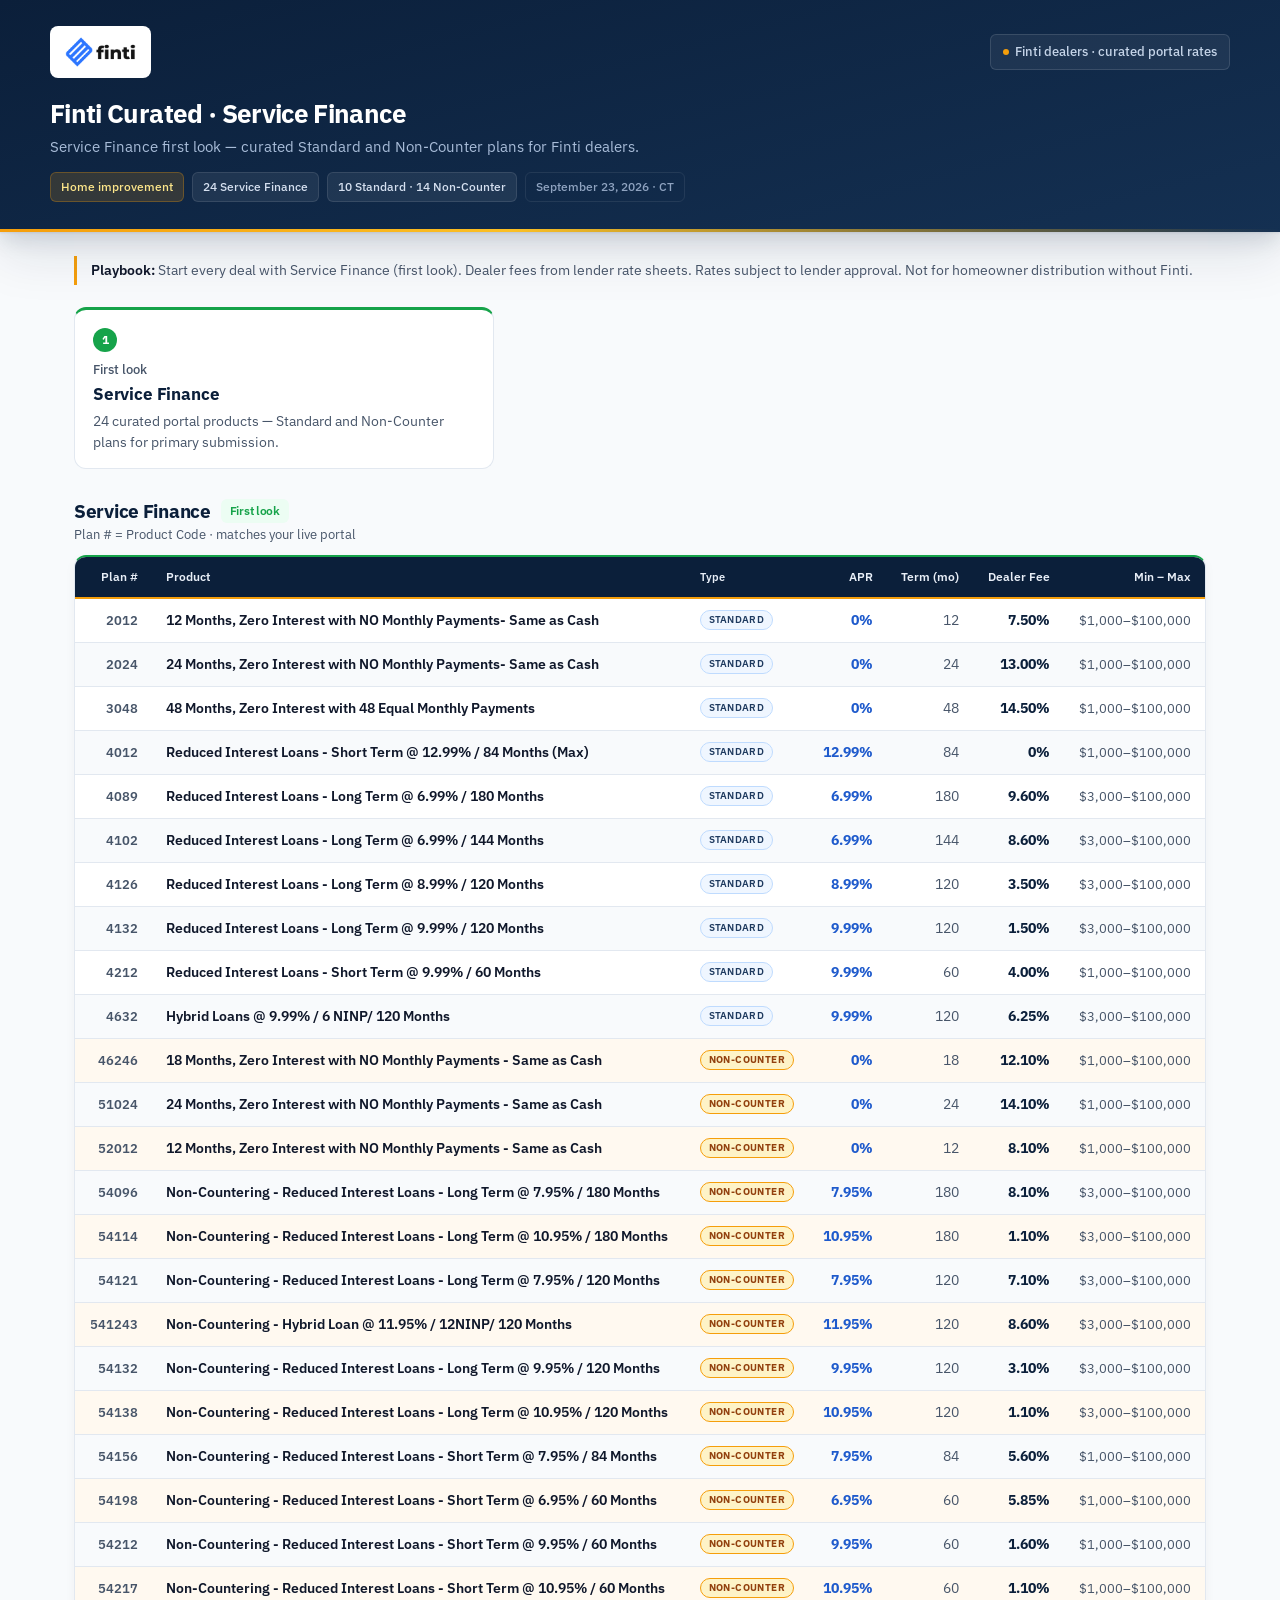
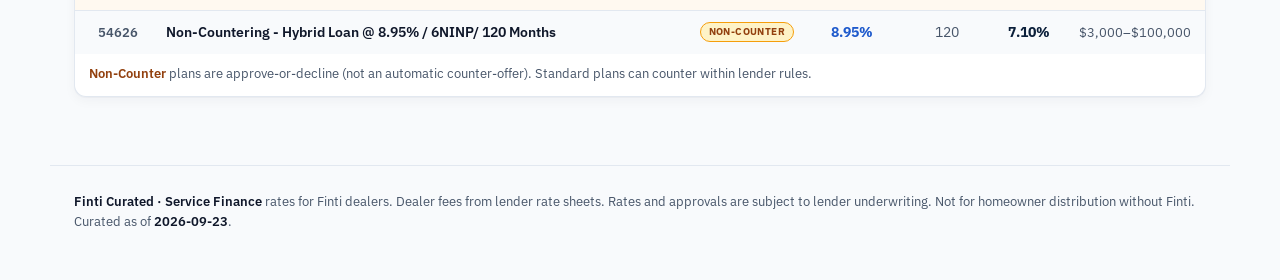
<file: sfc.html>
<!DOCTYPE html>
<html lang="en">
<head>
<meta charset="UTF-8" />
<meta name="viewport" content="width=device-width, initial-scale=1.0" />
<title>Finti Curated · Service Finance</title>
<link rel="preconnect" href="https://fonts.googleapis.com" />
<link rel="preconnect" href="https://fonts.gstatic.com" crossorigin />
<link href="https://fonts.googleapis.com/css2?family=IBM+Plex+Sans:wght@400;500;600;700&display=swap" rel="stylesheet" />
<style>

:root{
  --navy:#0B1F3A;
  --navy-mid:#143052;
  --gold:#F59E0B;
  --gold-soft:#FEF3C7;
  --cta:#2C75FF;
  --cta-deep:#1E5ACC;
  --bg:#F8FAFC;
  --card:#FFFFFF;
  --text:#0F172A;
  --muted:#475569;
  --border:#E2E8F0;
  --first:#16A34A;
  --first-soft:#ECFDF3;
  --blue-soft:#EFF6FF;
  --third:#7C3AED;
  --third-soft:#F5F3FF;
  --radius:12px;
  --shadow-hero:
    0 1px 2px rgba(11,31,58,.08),
    0 8px 20px rgba(11,31,58,.12),
    0 24px 48px rgba(11,31,58,.10);
  --shadow-table:
    0 1px 1px rgba(11,31,58,.03),
    0 4px 12px rgba(11,31,58,.04);
  font-family:'IBM Plex Sans',-apple-system,BlinkMacSystemFont,'Segoe UI',sans-serif;
}
*{box-sizing:border-box;margin:0;padding:0}
html{font-size:16px}
body{
  background:var(--bg);color:var(--text);line-height:1.5;
  -webkit-font-smoothing:antialiased;min-height:100vh;
}
.top{
  background:linear-gradient(165deg,var(--navy) 0%,var(--navy-mid) 100%);
  color:#fff;padding:26px 32px 30px;position:relative;overflow:hidden;
  box-shadow:var(--shadow-hero);
}
.top::before{
  content:"";position:absolute;left:0;right:0;bottom:0;height:3px;
  background:linear-gradient(90deg,var(--gold) 0%,#FBBF24 40%,transparent 100%);
  pointer-events:none;
}
.top-inner{max-width:1180px;margin:0 auto;position:relative;z-index:1}
.brand-row{
  display:flex;align-items:center;justify-content:space-between;
  gap:16px;flex-wrap:wrap;margin-bottom:20px;
}
.dual{display:flex;align-items:center;gap:10px;flex-wrap:wrap}
.logo-well{
  display:inline-flex;align-items:center;justify-content:center;
  background:#FFFFFF;border-radius:8px;padding:7px 12px;
  height:52px;border:1px solid rgba(255,255,255,.18);
}
.logo-well img{height:36px;width:auto;max-width:160px;object-fit:contain;display:block}
.partner-pill{
  display:inline-flex;align-items:center;gap:6px;
  background:rgba(255,255,255,.06);border:1px solid rgba(255,255,255,.12);
  padding:7px 12px;border-radius:6px;font-size:.8125rem;font-weight:500;
  color:#C5D4E8;letter-spacing:0;
}
.partner-pill .dot{
  width:6px;height:6px;border-radius:99px;background:var(--gold);flex-shrink:0;
}
h1{font-size:1.625rem;font-weight:700;letter-spacing:-.025em;margin:0 0 6px;line-height:1.22}
.lede{font-size:.9375rem;color:#A8BCD8;font-weight:400;max-width:720px}
.meta{display:flex;flex-wrap:wrap;gap:8px;align-items:center;margin-top:14px}
.badge{
  display:inline-flex;align-items:center;gap:6px;font-size:.75rem;font-weight:500;
  padding:5px 10px;border-radius:6px;
}
.badge.std{background:rgba(245,158,11,.16);color:#FDE68A;border:1px solid rgba(245,158,11,.28)}
.badge.hvac{background:rgba(44,117,255,.18);color:#BFDBFE;border:1px solid rgba(44,117,255,.32)}
.badge.count{background:rgba(255,255,255,.07);color:#D5E0F0;border:1px solid rgba(255,255,255,.1)}
.badge.date{background:transparent;color:#8FA3C0;border:1px solid rgba(255,255,255,.08);padding:5px 10px}
.wrap{max-width:1180px;margin:0 auto;padding:24px 24px 40px}
.note{
  background:transparent;border:none;border-left:3px solid var(--gold);
  padding:4px 0 4px 14px;font-size:.875rem;color:var(--muted);margin-bottom:22px;
}
.note strong{color:var(--text);font-weight:600}
.waterfall{
  display:grid;gap:0;align-items:stretch;margin-bottom:28px;
}
.waterfall.steps-3{grid-template-columns:1fr auto 1fr auto 1fr}
.waterfall.steps-1{grid-template-columns:1fr;max-width:420px}
@media (max-width:900px){
  .waterfall.steps-3{grid-template-columns:1fr;gap:10px}
  .wf-join{display:none}
}
.wf-card{
  background:var(--card);border:1px solid var(--border);border-radius:var(--radius);
  padding:16px 18px;position:relative;
}
.wf-card.first{border-top:3px solid var(--first)}
.wf-card.second{border-top:3px solid var(--cta)}
.wf-card.third{border-top:3px solid var(--third)}
.wf-join{
  display:flex;align-items:center;justify-content:center;padding:0 10px;
  color:#94A3B8;font-size:.75rem;font-weight:600;letter-spacing:.02em;
}
.wf-join span{
  display:inline-flex;align-items:center;justify-content:center;
  min-width:36px;height:28px;border-radius:99px;background:#EEF2F7;
  border:1px solid var(--border);color:var(--muted);font-size:.6875rem;
}
.wf-card .step{
  display:inline-flex;align-items:center;justify-content:center;
  width:24px;height:24px;border-radius:99px;font-size:.75rem;font-weight:700;
  margin-bottom:8px;font-variant-numeric:tabular-nums;
}
.wf-card.first .step{background:var(--first);color:#fff}
.wf-card.second .step{background:var(--cta);color:#fff}
.wf-card.third .step{background:var(--third);color:#fff}
.wf-card .k{font-size:.8125rem;font-weight:500;color:var(--muted);margin-bottom:2px}
.wf-card .t{font-size:1.0625rem;font-weight:700;color:var(--navy);margin-bottom:4px;letter-spacing:-.01em}
.wf-card .d{font-size:.875rem;color:var(--muted);line-height:1.45}
.section{margin-bottom:28px}
.section-head{display:flex;align-items:flex-end;justify-content:space-between;gap:12px;flex-wrap:wrap;margin-bottom:10px}
.section-head h2{
  font-size:1.1875rem;font-weight:700;letter-spacing:-.015em;color:var(--navy);
  display:flex;align-items:center;gap:10px;flex-wrap:wrap;
}
.look-pill{
  display:inline-flex;align-items:center;font-size:.75rem;font-weight:600;
  padding:3px 9px;border-radius:6px;
}
.look-pill.first{background:var(--first-soft);color:var(--first)}
.look-pill.second{background:var(--blue-soft);color:var(--cta-deep)}
.look-pill.third{background:var(--third-soft);color:var(--third)}
.section-head .sub{font-size:.8125rem;color:var(--muted);font-weight:400}
.table-card{
  background:var(--card);border:1px solid var(--border);border-radius:var(--radius);
  box-shadow:var(--shadow-table);overflow:hidden;
}
.table-card.accent-first{border-top:2px solid var(--first)}
.table-card.accent-second{border-top:2px solid var(--cta)}
.table-card.accent-third{border-top:2px solid var(--third)}
.scroll{overflow-x:auto;-webkit-overflow-scrolling:touch}
table{width:100%;border-collapse:separate;border-spacing:0;font-size:.875rem;min-width:720px}
thead th{
  position:sticky;top:0;z-index:5;background:var(--navy);color:#E8EEF7;
  font-size:.75rem;font-weight:600;letter-spacing:0;
  text-align:left;padding:11px 14px;white-space:nowrap;
  border-bottom:2px solid var(--gold);
}
tbody td{
  padding:11px 14px;border-bottom:1px solid var(--border);color:var(--muted);
  vertical-align:middle;background:var(--card);
}
tbody tr:nth-child(even) td{background:#F8FAFC}
tbody tr:hover td{background:#FFFBEB}
tbody tr:last-child td{border-bottom:none}
td.num, th.num{text-align:right;font-variant-numeric:tabular-nums}
th.num{text-align:right}
td.fee{font-weight:700;color:var(--navy);white-space:nowrap;font-variant-numeric:tabular-nums}
td.apr{font-weight:700;color:var(--cta-deep);white-space:nowrap;font-variant-numeric:tabular-nums}
td.name{color:var(--text);font-weight:600}
td.code{font-weight:600;color:var(--muted);font-size:.8125rem;white-space:nowrap;font-variant-numeric:tabular-nums}
td.range{white-space:nowrap;font-size:.8125rem;font-variant-numeric:tabular-nums}
.tier{
  display:inline-block;font-size:.75rem;font-weight:600;padding:2px 8px;
  border-radius:5px;background:#F1F5F9;color:#334155;
}
.tier.tier1{background:#ECFDF3;color:#166534}
.tier.tier2{background:#EFF6FF;color:#1E40AF}
.tier.tier3{background:#EEF2FF;color:#3730A3}
.tier.tier4{background:#F1F5F9;color:#334155}
.prog{
  display:inline-block;font-size:.75rem;font-weight:600;padding:2px 8px;
  border-radius:5px;background:#EFF6FF;color:#1E40AF;
}
.prog.free{background:#ECFDF3;color:#166534}
.prog.reduced{background:#FEF3C7;color:#92400E}
footer{
  max-width:1180px;margin:0 auto;padding:8px 24px 48px;color:var(--muted);
  font-size:.8125rem;line-height:1.55;border-top:1px solid var(--border);
}
footer .f-inner{padding-top:18px}
footer strong{color:var(--text);font-weight:600}
@media (max-width:720px){
  .top{padding:20px 16px 24px}
  h1{font-size:1.3125rem}
  .wrap{padding:18px 14px 36px}
  .logo-well{height:46px;padding:6px 10px}
  .logo-well img{height:30px}
}
@media (prefers-reduced-motion:reduce){
  *,*::before,*::after{animation:none!important;transition:none!important}
}
@media print{
  body{background:#fff}
  .top,thead th{print-color-adjust:exact;-webkit-print-color-adjust:exact}
  .table-card{box-shadow:none}
}
.badge-nc{
  display:inline-block;padding:2px 8px;border-radius:999px;
  font-size:10px;font-weight:700;letter-spacing:.04em;text-transform:uppercase;
  vertical-align:middle;line-height:1.4;
  background:#FEF3C7;color:#92400E;border:1px solid #F59E0B;
}
.badge-std{
  display:inline-block;padding:2px 8px;border-radius:999px;
  font-size:10px;font-weight:600;letter-spacing:.03em;text-transform:uppercase;
  vertical-align:middle;line-height:1.4;
  background:#EFF6FF;color:#1E3A5F;border:1px solid #BFDBFE;
}
tr.nc-row td{background:rgba(245,158,11,.06)}
tr.nc-row:hover td{background:rgba(245,158,11,.11)}
.nc-legend{
  margin:10px 14px 14px;font-size:12.5px;color:#475569;line-height:1.45;
}
.nc-legend strong{color:#92400E;font-weight:600}
th.type-col, td.type-col{white-space:nowrap;width:1%;font-size:11px}
@media print{
  .badge-nc,.badge-std{border-color:#999}
  tr.nc-row td{background:#FFF8E7 !important;-webkit-print-color-adjust:exact;print-color-adjust:exact}
}

</style>
<link rel="stylesheet" href="print-fit.css" media="print" />
</head>
<body>
<header class="top">
  <div class="top-inner">
    <div class="brand-row">
      <div class="dual">
        <span class="logo-well" title="Finti">
          <img src="[data-uri]" alt="Finti" width="88" height="40" />
        </span>
      </div>
      <span class="partner-pill"><span class="dot" aria-hidden="true"></span>Finti dealers · curated portal rates</span>
    </div>
    <h1>Finti Curated · Service Finance</h1>
    <p class="lede">Service Finance first look — curated Standard and Non-Counter plans for Finti dealers.</p>
    <div class="meta">
      <span class="badge std">Home improvement</span>
      <span class="badge count">24 Service Finance</span>
      <span class="badge count">10 Standard · 14 Non-Counter</span>
      <span class="badge date">September 23, 2026 · CT</span>
    </div>
  </div>
</header>
<main class="wrap">
  <div class="note">
    <strong>Playbook:</strong> Start every deal with Service Finance (first look). Dealer fees from lender rate sheets. Rates subject to lender approval. Not for homeowner distribution without Finti.
  </div>

  <div class="waterfall steps-1" role="list" aria-label="Submission playbook">
    <div class="wf-card first" role="listitem">
      <span class="step" aria-hidden="true">1</span>
      <div class="k">First look</div>
      <div class="t">Service Finance</div>
      <div class="d">24 curated portal products — Standard and Non-Counter plans for primary submission.</div>
    </div>
  </div>

  <section class="section" id="service-finance" aria-labelledby="sfc-heading">
    <div class="section-head">
      <div>
        <h2 id="sfc-heading">Service Finance <span class="look-pill first">First look</span></h2>
        <div class="sub">Plan # = Product Code · matches your live portal</div>
      </div>
    </div>
    <div class="table-card accent-first">
      <div class="scroll">
        <table class="rate-sfc">
          <thead>
            <tr>
              <th class="num" scope="col">Plan #</th>
              <th scope="col">Product</th>
              <th class="type-col" scope="col">Type</th>
              <th class="num" scope="col">APR</th>
              <th class="num" scope="col">Term (mo)</th>
              <th class="num" scope="col">Dealer Fee</th>
              <th class="num" scope="col">Min – Max</th>
            </tr>
          </thead>
          <tbody>
            <tr>
              <td class="code num">2012</td>
              <td class="name">12 Months, Zero Interest with NO Monthly Payments- Same as Cash</td>
              <td class="type-col"><span class="badge-std">Standard</span></td>
              <td class="apr num">0%</td>
              <td class="num">12</td>
              <td class="fee num">7.50%</td>
              <td class="num range">$1,000–$100,000</td>
            </tr>
            <tr>
              <td class="code num">2024</td>
              <td class="name">24 Months, Zero Interest with NO Monthly Payments- Same as Cash</td>
              <td class="type-col"><span class="badge-std">Standard</span></td>
              <td class="apr num">0%</td>
              <td class="num">24</td>
              <td class="fee num">13.00%</td>
              <td class="num range">$1,000–$100,000</td>
            </tr>
            <tr>
              <td class="code num">3048</td>
              <td class="name">48 Months, Zero Interest with 48 Equal Monthly Payments</td>
              <td class="type-col"><span class="badge-std">Standard</span></td>
              <td class="apr num">0%</td>
              <td class="num">48</td>
              <td class="fee num">14.50%</td>
              <td class="num range">$1,000–$100,000</td>
            </tr>
            <tr>
              <td class="code num">4012</td>
              <td class="name">Reduced Interest Loans - Short Term @ 12.99% / 84 Months (Max)</td>
              <td class="type-col"><span class="badge-std">Standard</span></td>
              <td class="apr num">12.99%</td>
              <td class="num">84</td>
              <td class="fee num">0%</td>
              <td class="num range">$1,000–$100,000</td>
            </tr>
            <tr>
              <td class="code num">4089</td>
              <td class="name">Reduced Interest Loans - Long Term @ 6.99% / 180 Months</td>
              <td class="type-col"><span class="badge-std">Standard</span></td>
              <td class="apr num">6.99%</td>
              <td class="num">180</td>
              <td class="fee num">9.60%</td>
              <td class="num range">$3,000–$100,000</td>
            </tr>
            <tr>
              <td class="code num">4102</td>
              <td class="name">Reduced Interest Loans - Long Term @ 6.99% / 144 Months</td>
              <td class="type-col"><span class="badge-std">Standard</span></td>
              <td class="apr num">6.99%</td>
              <td class="num">144</td>
              <td class="fee num">8.60%</td>
              <td class="num range">$3,000–$100,000</td>
            </tr>
            <tr>
              <td class="code num">4126</td>
              <td class="name">Reduced Interest Loans - Long Term @ 8.99% / 120 Months</td>
              <td class="type-col"><span class="badge-std">Standard</span></td>
              <td class="apr num">8.99%</td>
              <td class="num">120</td>
              <td class="fee num">3.50%</td>
              <td class="num range">$3,000–$100,000</td>
            </tr>
            <tr>
              <td class="code num">4132</td>
              <td class="name">Reduced Interest Loans - Long Term @ 9.99% / 120 Months</td>
              <td class="type-col"><span class="badge-std">Standard</span></td>
              <td class="apr num">9.99%</td>
              <td class="num">120</td>
              <td class="fee num">1.50%</td>
              <td class="num range">$3,000–$100,000</td>
            </tr>
            <tr>
              <td class="code num">4212</td>
              <td class="name">Reduced Interest Loans - Short Term @ 9.99% / 60 Months</td>
              <td class="type-col"><span class="badge-std">Standard</span></td>
              <td class="apr num">9.99%</td>
              <td class="num">60</td>
              <td class="fee num">4.00%</td>
              <td class="num range">$1,000–$100,000</td>
            </tr>
            <tr>
              <td class="code num">4632</td>
              <td class="name">Hybrid Loans @ 9.99% / 6 NINP/ 120 Months</td>
              <td class="type-col"><span class="badge-std">Standard</span></td>
              <td class="apr num">9.99%</td>
              <td class="num">120</td>
              <td class="fee num">6.25%</td>
              <td class="num range">$3,000–$100,000</td>
            </tr>
            <tr class="nc-row">
              <td class="code num">46246</td>
              <td class="name">18 Months, Zero Interest with NO Monthly Payments - Same as Cash</td>
              <td class="type-col"><span class="badge-nc">Non-Counter</span></td>
              <td class="apr num">0%</td>
              <td class="num">18</td>
              <td class="fee num">12.10%</td>
              <td class="num range">$1,000–$100,000</td>
            </tr>
            <tr class="nc-row">
              <td class="code num">51024</td>
              <td class="name">24 Months, Zero Interest with NO Monthly Payments - Same as Cash</td>
              <td class="type-col"><span class="badge-nc">Non-Counter</span></td>
              <td class="apr num">0%</td>
              <td class="num">24</td>
              <td class="fee num">14.10%</td>
              <td class="num range">$1,000–$100,000</td>
            </tr>
            <tr class="nc-row">
              <td class="code num">52012</td>
              <td class="name">12 Months, Zero Interest with NO Monthly Payments - Same as Cash</td>
              <td class="type-col"><span class="badge-nc">Non-Counter</span></td>
              <td class="apr num">0%</td>
              <td class="num">12</td>
              <td class="fee num">8.10%</td>
              <td class="num range">$1,000–$100,000</td>
            </tr>
            <tr class="nc-row">
              <td class="code num">54096</td>
              <td class="name">Non-Countering - Reduced Interest Loans - Long Term @ 7.95% / 180 Months</td>
              <td class="type-col"><span class="badge-nc">Non-Counter</span></td>
              <td class="apr num">7.95%</td>
              <td class="num">180</td>
              <td class="fee num">8.10%</td>
              <td class="num range">$3,000–$100,000</td>
            </tr>
            <tr class="nc-row">
              <td class="code num">54114</td>
              <td class="name">Non-Countering - Reduced Interest Loans - Long Term @ 10.95% / 180 Months</td>
              <td class="type-col"><span class="badge-nc">Non-Counter</span></td>
              <td class="apr num">10.95%</td>
              <td class="num">180</td>
              <td class="fee num">1.10%</td>
              <td class="num range">$3,000–$100,000</td>
            </tr>
            <tr class="nc-row">
              <td class="code num">54121</td>
              <td class="name">Non-Countering - Reduced Interest Loans - Long Term @ 7.95% / 120 Months</td>
              <td class="type-col"><span class="badge-nc">Non-Counter</span></td>
              <td class="apr num">7.95%</td>
              <td class="num">120</td>
              <td class="fee num">7.10%</td>
              <td class="num range">$3,000–$100,000</td>
            </tr>
            <tr class="nc-row">
              <td class="code num">541243</td>
              <td class="name">Non-Countering - Hybrid Loan @ 11.95% / 12NINP/ 120 Months</td>
              <td class="type-col"><span class="badge-nc">Non-Counter</span></td>
              <td class="apr num">11.95%</td>
              <td class="num">120</td>
              <td class="fee num">8.60%</td>
              <td class="num range">$3,000–$100,000</td>
            </tr>
            <tr class="nc-row">
              <td class="code num">54132</td>
              <td class="name">Non-Countering - Reduced Interest Loans - Long Term @ 9.95% / 120 Months</td>
              <td class="type-col"><span class="badge-nc">Non-Counter</span></td>
              <td class="apr num">9.95%</td>
              <td class="num">120</td>
              <td class="fee num">3.10%</td>
              <td class="num range">$3,000–$100,000</td>
            </tr>
            <tr class="nc-row">
              <td class="code num">54138</td>
              <td class="name">Non-Countering - Reduced Interest Loans - Long Term @ 10.95% / 120 Months</td>
              <td class="type-col"><span class="badge-nc">Non-Counter</span></td>
              <td class="apr num">10.95%</td>
              <td class="num">120</td>
              <td class="fee num">1.10%</td>
              <td class="num range">$3,000–$100,000</td>
            </tr>
            <tr class="nc-row">
              <td class="code num">54156</td>
              <td class="name">Non-Countering - Reduced Interest Loans - Short Term @ 7.95% / 84 Months</td>
              <td class="type-col"><span class="badge-nc">Non-Counter</span></td>
              <td class="apr num">7.95%</td>
              <td class="num">84</td>
              <td class="fee num">5.60%</td>
              <td class="num range">$1,000–$100,000</td>
            </tr>
            <tr class="nc-row">
              <td class="code num">54198</td>
              <td class="name">Non-Countering - Reduced Interest Loans - Short Term @ 6.95% / 60 Months</td>
              <td class="type-col"><span class="badge-nc">Non-Counter</span></td>
              <td class="apr num">6.95%</td>
              <td class="num">60</td>
              <td class="fee num">5.85%</td>
              <td class="num range">$1,000–$100,000</td>
            </tr>
            <tr class="nc-row">
              <td class="code num">54212</td>
              <td class="name">Non-Countering - Reduced Interest Loans - Short Term @ 9.95% / 60 Months</td>
              <td class="type-col"><span class="badge-nc">Non-Counter</span></td>
              <td class="apr num">9.95%</td>
              <td class="num">60</td>
              <td class="fee num">1.60%</td>
              <td class="num range">$1,000–$100,000</td>
            </tr>
            <tr class="nc-row">
              <td class="code num">54217</td>
              <td class="name">Non-Countering - Reduced Interest Loans - Short Term @ 10.95% / 60 Months</td>
              <td class="type-col"><span class="badge-nc">Non-Counter</span></td>
              <td class="apr num">10.95%</td>
              <td class="num">60</td>
              <td class="fee num">1.10%</td>
              <td class="num range">$1,000–$100,000</td>
            </tr>
            <tr class="nc-row">
              <td class="code num">54626</td>
              <td class="name">Non-Countering - Hybrid Loan @ 8.95% / 6NINP/ 120 Months</td>
              <td class="type-col"><span class="badge-nc">Non-Counter</span></td>
              <td class="apr num">8.95%</td>
              <td class="num">120</td>
              <td class="fee num">7.10%</td>
              <td class="num range">$3,000–$100,000</td>
            </tr>
          </tbody>
        </table>
      </div>
        <p class="nc-legend"><strong>Non-Counter</strong> plans are approve-or-decline (not an automatic counter-offer). Standard plans can counter within lender rules.</p>
    </div>
  </section>
</main>
<footer>
  <div class="f-inner">
    <strong>Finti Curated · Service Finance</strong> rates for Finti dealers. Dealer fees from lender rate sheets.
    Rates and approvals are subject to lender underwriting. Not for homeowner distribution without Finti.
    Curated as of <strong>2026-09-23</strong>.
  </div>
</footer>
</body>
</html>
</file>
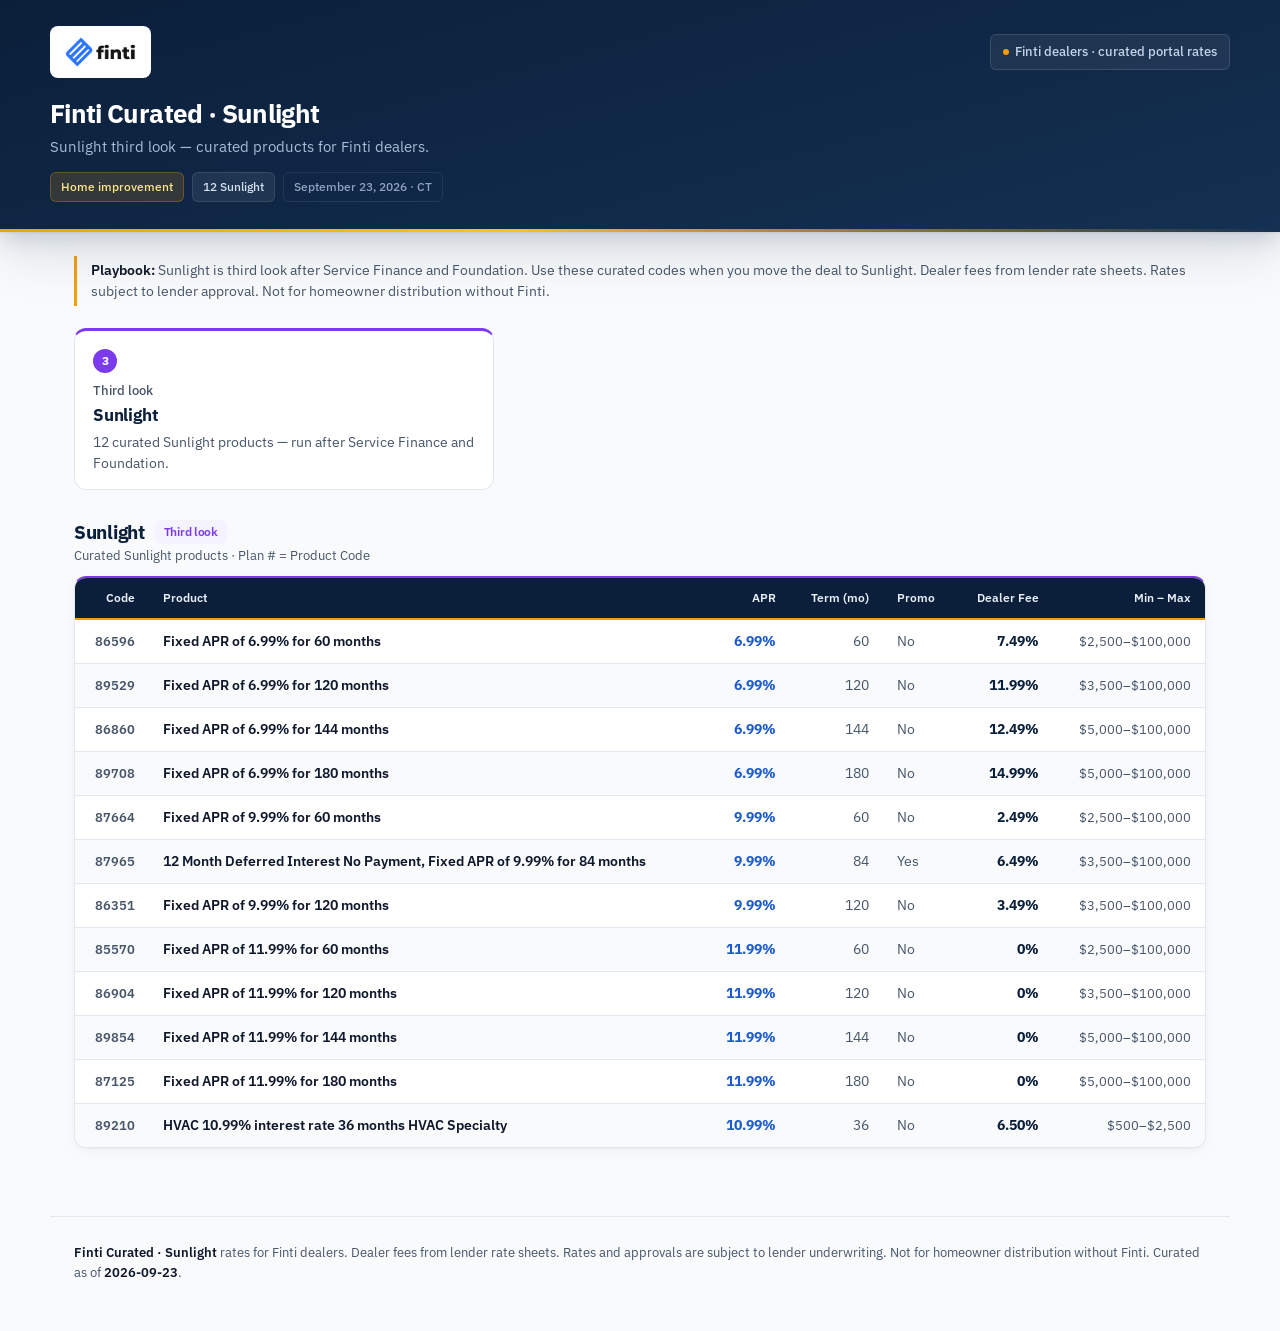
<file: sunlight.html>
<!DOCTYPE html>
<html lang="en">
<head>
<meta charset="UTF-8" />
<meta name="viewport" content="width=device-width, initial-scale=1.0" />
<title>Finti Curated · Sunlight</title>
<link rel="preconnect" href="https://fonts.googleapis.com" />
<link rel="preconnect" href="https://fonts.gstatic.com" crossorigin />
<link href="https://fonts.googleapis.com/css2?family=IBM+Plex+Sans:wght@400;500;600;700&display=swap" rel="stylesheet" />
<style>

:root{
  --navy:#0B1F3A;
  --navy-mid:#143052;
  --gold:#F59E0B;
  --gold-soft:#FEF3C7;
  --cta:#2C75FF;
  --cta-deep:#1E5ACC;
  --bg:#F8FAFC;
  --card:#FFFFFF;
  --text:#0F172A;
  --muted:#475569;
  --border:#E2E8F0;
  --first:#16A34A;
  --first-soft:#ECFDF3;
  --blue-soft:#EFF6FF;
  --third:#7C3AED;
  --third-soft:#F5F3FF;
  --radius:12px;
  --shadow-hero:
    0 1px 2px rgba(11,31,58,.08),
    0 8px 20px rgba(11,31,58,.12),
    0 24px 48px rgba(11,31,58,.10);
  --shadow-table:
    0 1px 1px rgba(11,31,58,.03),
    0 4px 12px rgba(11,31,58,.04);
  font-family:'IBM Plex Sans',-apple-system,BlinkMacSystemFont,'Segoe UI',sans-serif;
}
*{box-sizing:border-box;margin:0;padding:0}
html{font-size:16px}
body{
  background:var(--bg);color:var(--text);line-height:1.5;
  -webkit-font-smoothing:antialiased;min-height:100vh;
}
.top{
  background:linear-gradient(165deg,var(--navy) 0%,var(--navy-mid) 100%);
  color:#fff;padding:26px 32px 30px;position:relative;overflow:hidden;
  box-shadow:var(--shadow-hero);
}
.top::before{
  content:"";position:absolute;left:0;right:0;bottom:0;height:3px;
  background:linear-gradient(90deg,var(--gold) 0%,#FBBF24 40%,transparent 100%);
  pointer-events:none;
}
.top-inner{max-width:1180px;margin:0 auto;position:relative;z-index:1}
.brand-row{
  display:flex;align-items:center;justify-content:space-between;
  gap:16px;flex-wrap:wrap;margin-bottom:20px;
}
.dual{display:flex;align-items:center;gap:10px;flex-wrap:wrap}
.logo-well{
  display:inline-flex;align-items:center;justify-content:center;
  background:#FFFFFF;border-radius:8px;padding:7px 12px;
  height:52px;border:1px solid rgba(255,255,255,.18);
}
.logo-well img{height:36px;width:auto;max-width:160px;object-fit:contain;display:block}
.partner-pill{
  display:inline-flex;align-items:center;gap:6px;
  background:rgba(255,255,255,.06);border:1px solid rgba(255,255,255,.12);
  padding:7px 12px;border-radius:6px;font-size:.8125rem;font-weight:500;
  color:#C5D4E8;letter-spacing:0;
}
.partner-pill .dot{
  width:6px;height:6px;border-radius:99px;background:var(--gold);flex-shrink:0;
}
h1{font-size:1.625rem;font-weight:700;letter-spacing:-.025em;margin:0 0 6px;line-height:1.22}
.lede{font-size:.9375rem;color:#A8BCD8;font-weight:400;max-width:720px}
.meta{display:flex;flex-wrap:wrap;gap:8px;align-items:center;margin-top:14px}
.badge{
  display:inline-flex;align-items:center;gap:6px;font-size:.75rem;font-weight:500;
  padding:5px 10px;border-radius:6px;
}
.badge.std{background:rgba(245,158,11,.16);color:#FDE68A;border:1px solid rgba(245,158,11,.28)}
.badge.hvac{background:rgba(44,117,255,.18);color:#BFDBFE;border:1px solid rgba(44,117,255,.32)}
.badge.count{background:rgba(255,255,255,.07);color:#D5E0F0;border:1px solid rgba(255,255,255,.1)}
.badge.date{background:transparent;color:#8FA3C0;border:1px solid rgba(255,255,255,.08);padding:5px 10px}
.wrap{max-width:1180px;margin:0 auto;padding:24px 24px 40px}
.note{
  background:transparent;border:none;border-left:3px solid var(--gold);
  padding:4px 0 4px 14px;font-size:.875rem;color:var(--muted);margin-bottom:22px;
}
.note strong{color:var(--text);font-weight:600}
.waterfall{
  display:grid;gap:0;align-items:stretch;margin-bottom:28px;
}
.waterfall.steps-3{grid-template-columns:1fr auto 1fr auto 1fr}
.waterfall.steps-1{grid-template-columns:1fr;max-width:420px}
@media (max-width:900px){
  .waterfall.steps-3{grid-template-columns:1fr;gap:10px}
  .wf-join{display:none}
}
.wf-card{
  background:var(--card);border:1px solid var(--border);border-radius:var(--radius);
  padding:16px 18px;position:relative;
}
.wf-card.first{border-top:3px solid var(--first)}
.wf-card.second{border-top:3px solid var(--cta)}
.wf-card.third{border-top:3px solid var(--third)}
.wf-join{
  display:flex;align-items:center;justify-content:center;padding:0 10px;
  color:#94A3B8;font-size:.75rem;font-weight:600;letter-spacing:.02em;
}
.wf-join span{
  display:inline-flex;align-items:center;justify-content:center;
  min-width:36px;height:28px;border-radius:99px;background:#EEF2F7;
  border:1px solid var(--border);color:var(--muted);font-size:.6875rem;
}
.wf-card .step{
  display:inline-flex;align-items:center;justify-content:center;
  width:24px;height:24px;border-radius:99px;font-size:.75rem;font-weight:700;
  margin-bottom:8px;font-variant-numeric:tabular-nums;
}
.wf-card.first .step{background:var(--first);color:#fff}
.wf-card.second .step{background:var(--cta);color:#fff}
.wf-card.third .step{background:var(--third);color:#fff}
.wf-card .k{font-size:.8125rem;font-weight:500;color:var(--muted);margin-bottom:2px}
.wf-card .t{font-size:1.0625rem;font-weight:700;color:var(--navy);margin-bottom:4px;letter-spacing:-.01em}
.wf-card .d{font-size:.875rem;color:var(--muted);line-height:1.45}
.section{margin-bottom:28px}
.section-head{display:flex;align-items:flex-end;justify-content:space-between;gap:12px;flex-wrap:wrap;margin-bottom:10px}
.section-head h2{
  font-size:1.1875rem;font-weight:700;letter-spacing:-.015em;color:var(--navy);
  display:flex;align-items:center;gap:10px;flex-wrap:wrap;
}
.look-pill{
  display:inline-flex;align-items:center;font-size:.75rem;font-weight:600;
  padding:3px 9px;border-radius:6px;
}
.look-pill.first{background:var(--first-soft);color:var(--first)}
.look-pill.second{background:var(--blue-soft);color:var(--cta-deep)}
.look-pill.third{background:var(--third-soft);color:var(--third)}
.section-head .sub{font-size:.8125rem;color:var(--muted);font-weight:400}
.table-card{
  background:var(--card);border:1px solid var(--border);border-radius:var(--radius);
  box-shadow:var(--shadow-table);overflow:hidden;
}
.table-card.accent-first{border-top:2px solid var(--first)}
.table-card.accent-second{border-top:2px solid var(--cta)}
.table-card.accent-third{border-top:2px solid var(--third)}
.scroll{overflow-x:auto;-webkit-overflow-scrolling:touch}
table{width:100%;border-collapse:separate;border-spacing:0;font-size:.875rem;min-width:720px}
thead th{
  position:sticky;top:0;z-index:5;background:var(--navy);color:#E8EEF7;
  font-size:.75rem;font-weight:600;letter-spacing:0;
  text-align:left;padding:11px 14px;white-space:nowrap;
  border-bottom:2px solid var(--gold);
}
tbody td{
  padding:11px 14px;border-bottom:1px solid var(--border);color:var(--muted);
  vertical-align:middle;background:var(--card);
}
tbody tr:nth-child(even) td{background:#F8FAFC}
tbody tr:hover td{background:#FFFBEB}
tbody tr:last-child td{border-bottom:none}
td.num, th.num{text-align:right;font-variant-numeric:tabular-nums}
th.num{text-align:right}
td.fee{font-weight:700;color:var(--navy);white-space:nowrap;font-variant-numeric:tabular-nums}
td.apr{font-weight:700;color:var(--cta-deep);white-space:nowrap;font-variant-numeric:tabular-nums}
td.name{color:var(--text);font-weight:600}
td.code{font-weight:600;color:var(--muted);font-size:.8125rem;white-space:nowrap;font-variant-numeric:tabular-nums}
td.range{white-space:nowrap;font-size:.8125rem;font-variant-numeric:tabular-nums}
.tier{
  display:inline-block;font-size:.75rem;font-weight:600;padding:2px 8px;
  border-radius:5px;background:#F1F5F9;color:#334155;
}
.tier.tier1{background:#ECFDF3;color:#166534}
.tier.tier2{background:#EFF6FF;color:#1E40AF}
.tier.tier3{background:#EEF2FF;color:#3730A3}
.tier.tier4{background:#F1F5F9;color:#334155}
.prog{
  display:inline-block;font-size:.75rem;font-weight:600;padding:2px 8px;
  border-radius:5px;background:#EFF6FF;color:#1E40AF;
}
.prog.free{background:#ECFDF3;color:#166534}
.prog.reduced{background:#FEF3C7;color:#92400E}
footer{
  max-width:1180px;margin:0 auto;padding:8px 24px 48px;color:var(--muted);
  font-size:.8125rem;line-height:1.55;border-top:1px solid var(--border);
}
footer .f-inner{padding-top:18px}
footer strong{color:var(--text);font-weight:600}
@media (max-width:720px){
  .top{padding:20px 16px 24px}
  h1{font-size:1.3125rem}
  .wrap{padding:18px 14px 36px}
  .logo-well{height:46px;padding:6px 10px}
  .logo-well img{height:30px}
}
@media (prefers-reduced-motion:reduce){
  *,*::before,*::after{animation:none!important;transition:none!important}
}
@media print{
  body{background:#fff}
  .top,thead th{print-color-adjust:exact;-webkit-print-color-adjust:exact}
  .table-card{box-shadow:none}
}
.badge-nc{
  display:inline-block;padding:2px 8px;border-radius:999px;
  font-size:10px;font-weight:700;letter-spacing:.04em;text-transform:uppercase;
  vertical-align:middle;line-height:1.4;
  background:#FEF3C7;color:#92400E;border:1px solid #F59E0B;
}
.badge-std{
  display:inline-block;padding:2px 8px;border-radius:999px;
  font-size:10px;font-weight:600;letter-spacing:.03em;text-transform:uppercase;
  vertical-align:middle;line-height:1.4;
  background:#EFF6FF;color:#1E3A5F;border:1px solid #BFDBFE;
}
tr.nc-row td{background:rgba(245,158,11,.06)}
tr.nc-row:hover td{background:rgba(245,158,11,.11)}
.nc-legend{
  margin:10px 14px 14px;font-size:12.5px;color:#475569;line-height:1.45;
}
.nc-legend strong{color:#92400E;font-weight:600}
th.type-col, td.type-col{white-space:nowrap;width:1%;font-size:11px}
@media print{
  .badge-nc,.badge-std{border-color:#999}
  tr.nc-row td{background:#FFF8E7 !important;-webkit-print-color-adjust:exact;print-color-adjust:exact}
}

</style>
<link rel="stylesheet" href="print-fit.css" media="print" />
</head>
<body>
<header class="top">
  <div class="top-inner">
    <div class="brand-row">
      <div class="dual">
        <span class="logo-well" title="Finti">
          <img src="[data-uri]" alt="Finti" width="88" height="40" />
        </span>
      </div>
      <span class="partner-pill"><span class="dot" aria-hidden="true"></span>Finti dealers · curated portal rates</span>
    </div>
    <h1>Finti Curated · Sunlight</h1>
    <p class="lede">Sunlight third look — curated products for Finti dealers.</p>
    <div class="meta">
      <span class="badge std">Home improvement</span>
      <span class="badge count">12 Sunlight</span>
      <span class="badge date">September 23, 2026 · CT</span>
    </div>
  </div>
</header>
<main class="wrap">
  <div class="note">
    <strong>Playbook:</strong> Sunlight is third look after Service Finance and Foundation. Use these curated codes when you move the deal to Sunlight. Dealer fees from lender rate sheets. Rates subject to lender approval. Not for homeowner distribution without Finti.
  </div>

  <div class="waterfall steps-1" role="list" aria-label="Submission playbook">
    <div class="wf-card third" role="listitem">
      <span class="step" aria-hidden="true">3</span>
      <div class="k">Third look</div>
      <div class="t">Sunlight</div>
      <div class="d">12 curated Sunlight products — run after Service Finance and Foundation.</div>
    </div>
  </div>

  <section class="section" id="sunlight" aria-labelledby="sl-heading">
    <div class="section-head">
      <div>
        <h2 id="sl-heading">Sunlight <span class="look-pill third">Third look</span></h2>
        <div class="sub">Curated Sunlight products · Plan # = Product Code</div>
      </div>
    </div>
    <div class="table-card accent-third">
      <div class="scroll">
        <table class="rate-sl">
          <thead>
            <tr>
              <th class="num" scope="col">Code</th>
              <th scope="col">Product</th>
              <th class="num" scope="col">APR</th>
              <th class="num" scope="col">Term (mo)</th>
              <th scope="col">Promo</th>
              <th class="num" scope="col">Dealer Fee</th>
              <th class="num" scope="col">Min – Max</th>
            </tr>
          </thead>
          <tbody>
            <tr>
              <td class="code num">86596</td>
              <td class="name">Fixed APR of 6.99% for 60 months</td>
              <td class="apr num">6.99%</td>
              <td class="num">60</td>
              <td>No</td>
              <td class="fee num">7.49%</td>
              <td class="num range">$2,500–$100,000</td>
            </tr>
            <tr>
              <td class="code num">89529</td>
              <td class="name">Fixed APR of 6.99% for 120 months</td>
              <td class="apr num">6.99%</td>
              <td class="num">120</td>
              <td>No</td>
              <td class="fee num">11.99%</td>
              <td class="num range">$3,500–$100,000</td>
            </tr>
            <tr>
              <td class="code num">86860</td>
              <td class="name">Fixed APR of 6.99% for 144 months</td>
              <td class="apr num">6.99%</td>
              <td class="num">144</td>
              <td>No</td>
              <td class="fee num">12.49%</td>
              <td class="num range">$5,000–$100,000</td>
            </tr>
            <tr>
              <td class="code num">89708</td>
              <td class="name">Fixed APR of 6.99% for 180 months</td>
              <td class="apr num">6.99%</td>
              <td class="num">180</td>
              <td>No</td>
              <td class="fee num">14.99%</td>
              <td class="num range">$5,000–$100,000</td>
            </tr>
            <tr>
              <td class="code num">87664</td>
              <td class="name">Fixed APR of 9.99% for 60 months</td>
              <td class="apr num">9.99%</td>
              <td class="num">60</td>
              <td>No</td>
              <td class="fee num">2.49%</td>
              <td class="num range">$2,500–$100,000</td>
            </tr>
            <tr>
              <td class="code num">87965</td>
              <td class="name">12 Month Deferred Interest No Payment, Fixed APR of 9.99% for 84 months</td>
              <td class="apr num">9.99%</td>
              <td class="num">84</td>
              <td>Yes</td>
              <td class="fee num">6.49%</td>
              <td class="num range">$3,500–$100,000</td>
            </tr>
            <tr>
              <td class="code num">86351</td>
              <td class="name">Fixed APR of 9.99% for 120 months</td>
              <td class="apr num">9.99%</td>
              <td class="num">120</td>
              <td>No</td>
              <td class="fee num">3.49%</td>
              <td class="num range">$3,500–$100,000</td>
            </tr>
            <tr>
              <td class="code num">85570</td>
              <td class="name">Fixed APR of 11.99% for 60 months</td>
              <td class="apr num">11.99%</td>
              <td class="num">60</td>
              <td>No</td>
              <td class="fee num">0%</td>
              <td class="num range">$2,500–$100,000</td>
            </tr>
            <tr>
              <td class="code num">86904</td>
              <td class="name">Fixed APR of 11.99% for 120 months</td>
              <td class="apr num">11.99%</td>
              <td class="num">120</td>
              <td>No</td>
              <td class="fee num">0%</td>
              <td class="num range">$3,500–$100,000</td>
            </tr>
            <tr>
              <td class="code num">89854</td>
              <td class="name">Fixed APR of 11.99% for 144 months</td>
              <td class="apr num">11.99%</td>
              <td class="num">144</td>
              <td>No</td>
              <td class="fee num">0%</td>
              <td class="num range">$5,000–$100,000</td>
            </tr>
            <tr>
              <td class="code num">87125</td>
              <td class="name">Fixed APR of 11.99% for 180 months</td>
              <td class="apr num">11.99%</td>
              <td class="num">180</td>
              <td>No</td>
              <td class="fee num">0%</td>
              <td class="num range">$5,000–$100,000</td>
            </tr>
            <tr>
              <td class="code num">89210</td>
              <td class="name">HVAC 10.99% interest rate 36 months HVAC Specialty</td>
              <td class="apr num">10.99%</td>
              <td class="num">36</td>
              <td>No</td>
              <td class="fee num">6.50%</td>
              <td class="num range">$500–$2,500</td>
            </tr>
          </tbody>
        </table>
      </div>
    </div>
  </section>
</main>
<footer>
  <div class="f-inner">
    <strong>Finti Curated · Sunlight</strong> rates for Finti dealers. Dealer fees from lender rate sheets.
    Rates and approvals are subject to lender underwriting. Not for homeowner distribution without Finti.
    Curated as of <strong>2026-09-23</strong>.
  </div>
</footer>
</body>
</html>
</file>
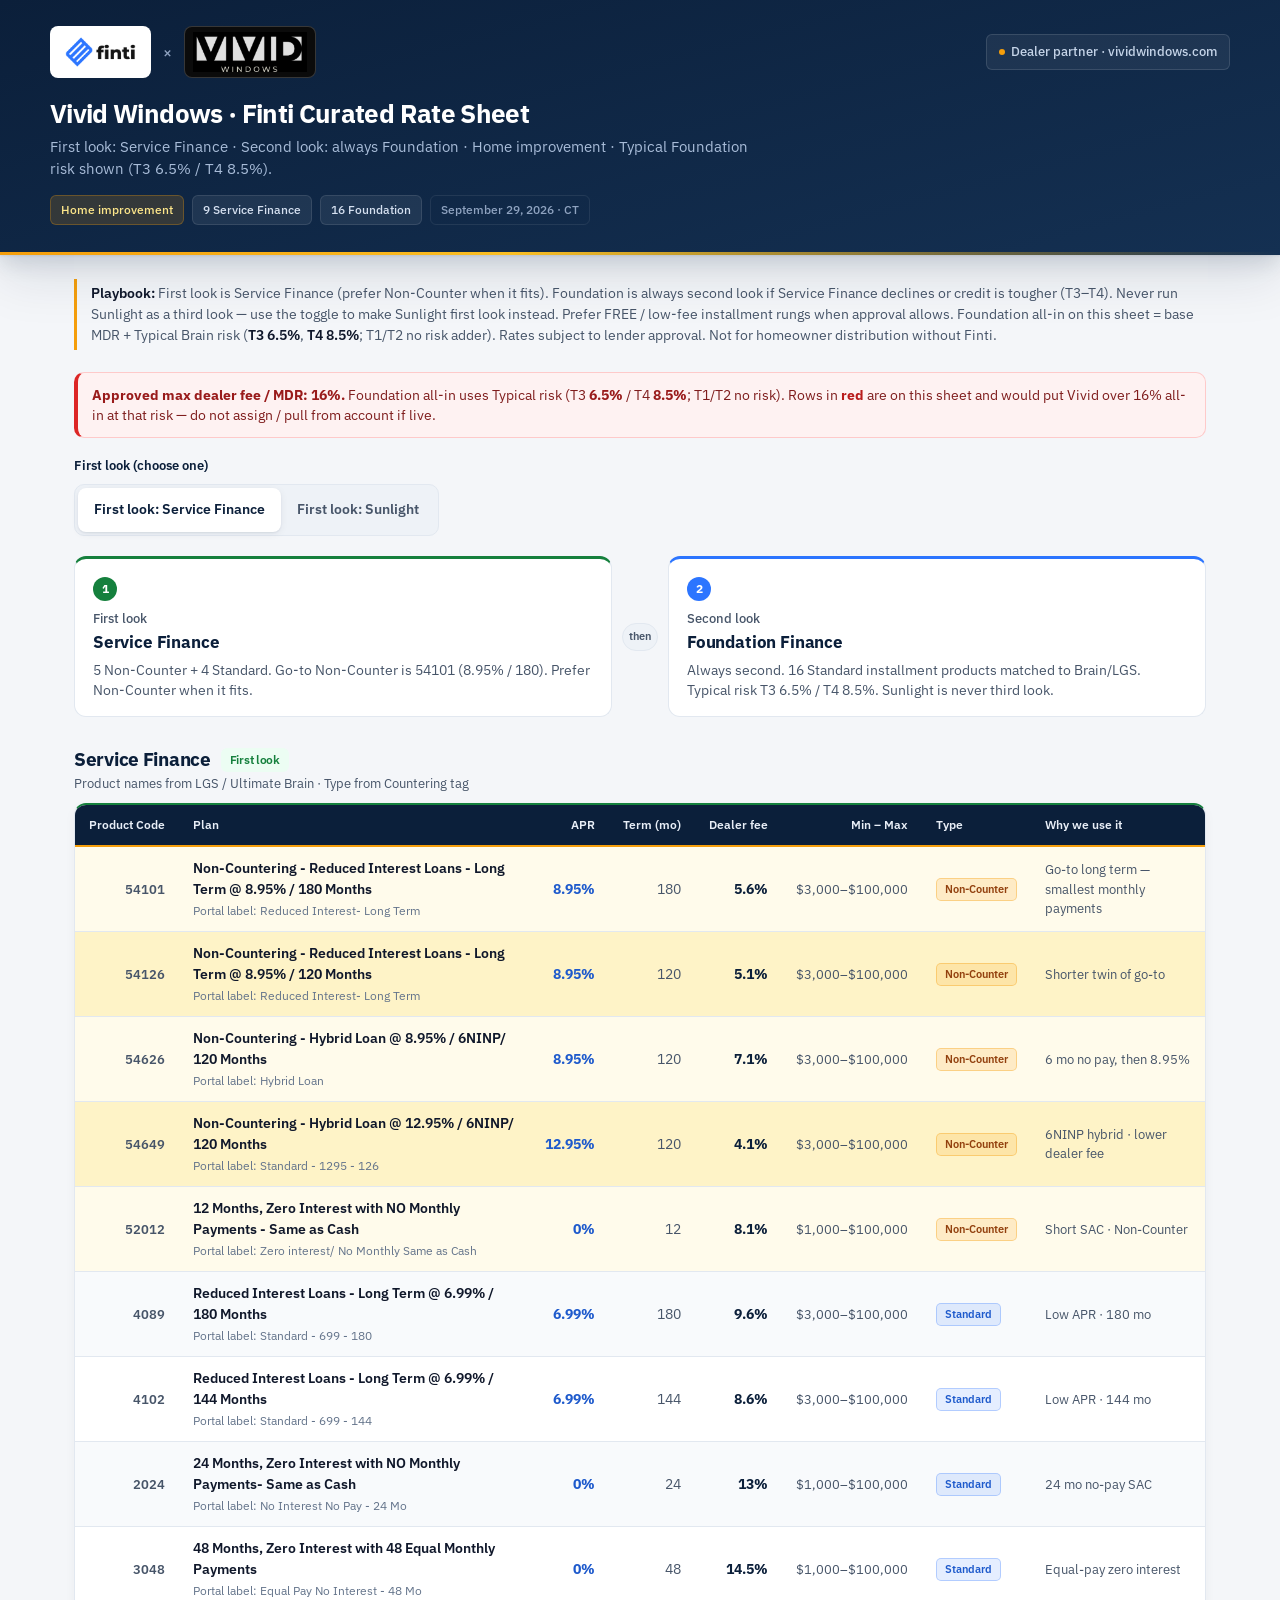
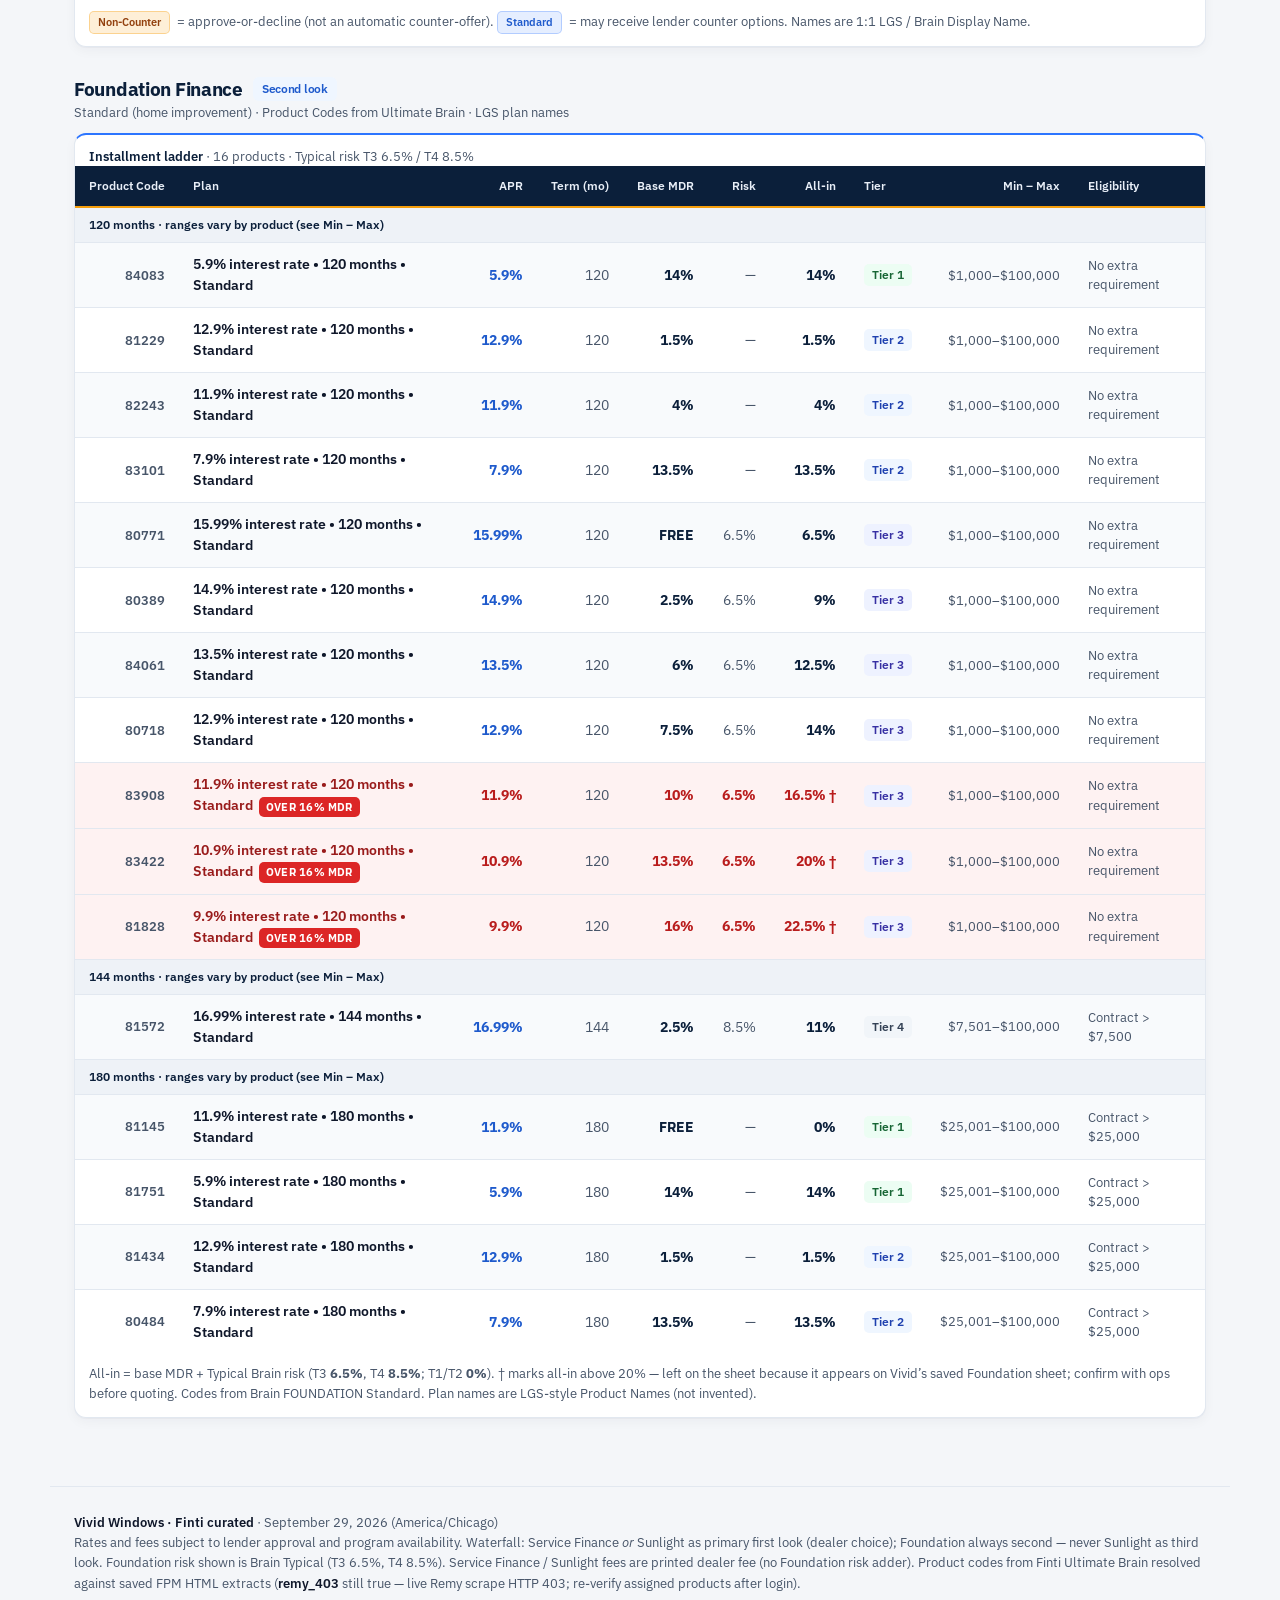
<file: vivid-windows.html>
<!DOCTYPE html>
<html lang="en">
<head>
<meta charset="UTF-8" />
<meta name="viewport" content="width=device-width, initial-scale=1, viewport-fit=cover" />
<title>Vivid Windows · Finti Curated Rate Sheet</title>
<link rel="preconnect" href="https://fonts.googleapis.com" />
<link rel="preconnect" href="https://fonts.gstatic.com" crossorigin />
<link href="https://fonts.googleapis.com/css2?family=IBM+Plex+Sans:wght@400;500;600;700&display=swap" rel="stylesheet" />
<style>

:root{
  --navy:#0B1F3A;
  --navy-mid:#143052;
  --gold:#F59E0B;
  --gold-soft:#FEF3C7;
  --cta:#2C75FF;
  --cta-deep:#1E5ACC;
  --bg:#F4F6F9;
  --card:#FFFFFF;
  --text:#0F172A;
  --muted:#475569;
  --border:#E2E8F0;
  --first:#15803D;
  --first-soft:#ECFDF3;
  --blue-soft:#EFF6FF;
  --radius:12px;
  --shadow-hero:
    0 1px 2px rgba(11,31,58,.08),
    0 8px 20px rgba(11,31,58,.12),
    0 24px 48px rgba(11,31,58,.10);
  --shadow-table:
    0 1px 1px rgba(11,31,58,.03),
    0 4px 12px rgba(11,31,58,.04);
  font-family:'IBM Plex Sans',-apple-system,BlinkMacSystemFont,'Segoe UI',sans-serif;
}
*{box-sizing:border-box;margin:0;padding:0}
html{font-size:16px}
body{
  background:var(--bg);color:var(--text);line-height:1.5;
  -webkit-font-smoothing:antialiased;min-height:100vh;
}
.top{
  background:linear-gradient(165deg,var(--navy) 0%,var(--navy-mid) 100%);
  color:#fff;padding:26px 32px 30px;position:relative;overflow:hidden;
  box-shadow:var(--shadow-hero);
}
.top::before{
  content:"";position:absolute;left:0;right:0;bottom:0;height:3px;
  background:linear-gradient(90deg,var(--gold) 0%,#FBBF24 40%,transparent 100%);
  pointer-events:none;
}
.top-inner{max-width:1180px;margin:0 auto;position:relative;z-index:1}
.brand-row{
  display:flex;align-items:center;justify-content:space-between;
  gap:16px;flex-wrap:wrap;margin-bottom:20px;
}
.dual{display:flex;align-items:center;gap:10px;flex-wrap:wrap}
.logo-well{
  display:inline-flex;align-items:center;justify-content:center;
  background:#FFFFFF;border-radius:8px;padding:7px 12px;
  height:52px;border:1px solid rgba(255,255,255,.18);
}
.logo-well img{height:36px;width:auto;max-width:160px;object-fit:contain;display:block}
.logo-well.rb img{height:38px;max-width:200px}
.x{font-size:15px;font-weight:500;color:#8FA3C0;line-height:1;padding:0 2px}
.partner-pill{
  display:inline-flex;align-items:center;gap:6px;
  background:rgba(255,255,255,.06);border:1px solid rgba(255,255,255,.12);
  padding:7px 12px;border-radius:6px;font-size:.8125rem;font-weight:500;
  color:#C5D4E8;letter-spacing:0;
}
.partner-pill .dot{
  width:6px;height:6px;border-radius:99px;background:var(--gold);flex-shrink:0;
}
h1{font-size:1.625rem;font-weight:700;letter-spacing:-.025em;margin:0 0 6px;line-height:1.22}
.lede{font-size:.9375rem;color:#A8BCD8;font-weight:400;max-width:720px}
.meta{display:flex;flex-wrap:wrap;gap:8px;align-items:center;margin-top:14px}
.badge{
  display:inline-flex;align-items:center;gap:6px;font-size:.75rem;font-weight:500;
  padding:5px 10px;border-radius:6px;
}
.badge.std{background:rgba(245,158,11,.16);color:#FDE68A;border:1px solid rgba(245,158,11,.28)}
.badge.count{background:rgba(255,255,255,.07);color:#D5E0F0;border:1px solid rgba(255,255,255,.1)}
.badge.date{background:transparent;color:#8FA3C0;border:1px solid rgba(255,255,255,.08);padding:5px 10px}
.wrap{max-width:1180px;margin:0 auto;padding:24px 24px 40px}
.note{
  background:transparent;border:none;border-left:3px solid var(--gold);
  padding:4px 0 4px 14px;font-size:.875rem;color:var(--muted);margin-bottom:22px;
}
.note strong{color:var(--text);font-weight:600}
.waterfall{
  display:grid;grid-template-columns:1fr auto 1fr;gap:0;align-items:stretch;
  margin-bottom:28px;
}
@media (max-width:720px){
  .waterfall{grid-template-columns:1fr;gap:10px}
  .wf-join{display:none}
}
.wf-card{
  background:var(--card);border:1px solid var(--border);border-radius:var(--radius);
  padding:16px 18px;position:relative;
}
.wf-card.first{border-top:3px solid var(--first)}
.wf-card.second{border-top:3px solid var(--cta)}
.wf-join{
  display:flex;align-items:center;justify-content:center;padding:0 10px;
  color:#94A3B8;font-size:.75rem;font-weight:600;letter-spacing:.02em;
}
.wf-join span{
  display:inline-flex;align-items:center;justify-content:center;
  min-width:36px;height:28px;border-radius:99px;background:#EEF2F7;
  border:1px solid var(--border);color:var(--muted);font-size:.6875rem;
}
.wf-card .step{
  display:inline-flex;align-items:center;justify-content:center;
  width:24px;height:24px;border-radius:99px;font-size:.75rem;font-weight:700;
  margin-bottom:8px;font-variant-numeric:tabular-nums;
}
.wf-card.first .step{background:var(--first);color:#fff}
.wf-card.second .step{background:var(--cta);color:#fff}
.wf-card .k{font-size:.8125rem;font-weight:500;color:var(--muted);margin-bottom:2px}
.wf-card .t{font-size:1.0625rem;font-weight:700;color:var(--navy);margin-bottom:4px;letter-spacing:-.01em}
.wf-card .d{font-size:.875rem;color:var(--muted);line-height:1.45}
.section{margin-bottom:28px}
.section-head{display:flex;align-items:flex-end;justify-content:space-between;gap:12px;flex-wrap:wrap;margin-bottom:10px}
.section-head h2{
  font-size:1.1875rem;font-weight:700;letter-spacing:-.015em;color:var(--navy);
  display:flex;align-items:center;gap:10px;flex-wrap:wrap;
}
.look-pill{
  display:inline-flex;align-items:center;font-size:.75rem;font-weight:600;
  padding:3px 9px;border-radius:6px;
}
.look-pill.first{background:var(--first-soft);color:var(--first)}
.look-pill.second{background:var(--blue-soft);color:var(--cta-deep)}
.section-head .sub{font-size:.8125rem;color:var(--muted);font-weight:400}
.table-card{
  background:var(--card);border:1px solid var(--border);border-radius:var(--radius);
  box-shadow:var(--shadow-table);overflow:hidden;margin-bottom:16px;
}
.table-card.accent-first{border-top:2px solid var(--first)}
.table-card.accent-second{border-top:2px solid var(--cta)}
.table-label{
  font-size:.8125rem;font-weight:600;color:var(--navy);padding:12px 14px 0;
}
.table-label span{font-weight:400;color:var(--muted)}
.scroll{overflow-x:auto;-webkit-overflow-scrolling:touch}
table{width:100%;border-collapse:separate;border-spacing:0;font-size:.875rem;min-width:780px}
thead th{
  position:sticky;top:0;z-index:5;background:var(--navy);color:#E8EEF7;
  font-size:.75rem;font-weight:600;letter-spacing:0;
  text-align:left;padding:11px 14px;white-space:nowrap;
  border-bottom:2px solid var(--gold);
}
tbody td{
  padding:11px 14px;border-bottom:1px solid var(--border);color:var(--muted);
  vertical-align:middle;background:var(--card);
}
tbody tr:nth-child(even) td{background:#F8FAFC}
tbody tr:hover td{background:#FFFBEB}
tbody tr:last-child td{border-bottom:none}
tr.term-group td{
  background:#EEF2F7 !important;color:var(--navy);font-weight:600;font-size:.75rem;
  padding:8px 14px;border-bottom:1px solid var(--border);
}
td.num, th.num{text-align:right;font-variant-numeric:tabular-nums}
th.num{text-align:right}
td.fee{font-weight:700;color:var(--navy);white-space:nowrap;font-variant-numeric:tabular-nums}
td.allin{font-weight:700;color:var(--navy);white-space:nowrap;font-variant-numeric:tabular-nums}
td.apr{font-weight:700;color:var(--cta-deep);white-space:nowrap;font-variant-numeric:tabular-nums}
td.name{color:var(--text);font-weight:600}
td.code{font-weight:600;color:var(--muted);font-size:.8125rem;white-space:nowrap;font-variant-numeric:tabular-nums}
td.range{white-space:nowrap;font-size:.8125rem;font-variant-numeric:tabular-nums}
td.why, td.elig{font-size:.8125rem;color:var(--muted);max-width:220px}
.plan-sub{font-size:.75rem;font-weight:400;color:#64748B;margin-top:2px}
.tier{
  display:inline-block;font-size:.75rem;font-weight:600;padding:2px 8px;
  border-radius:5px;white-space:nowrap;
}
.tier.tier3{background:#EEF2FF;color:#3730A3}
.tier.tier4{background:#F1F5F9;color:#334155}
.tier.tierpromo{background:#FEF3C7;color:#92400E}
.foot-note{
  font-size:.8125rem;color:var(--muted);padding:10px 14px 14px;line-height:1.5;
}
footer{
  max-width:1180px;margin:0 auto;padding:8px 24px 48px;color:var(--muted);
  font-size:.8125rem;line-height:1.55;border-top:1px solid var(--border);
}
footer .f-inner{padding-top:18px}
footer strong{color:var(--text);font-weight:600}
@media (max-width:720px){
  .top{padding:20px 16px 24px}
  h1{font-size:1.3125rem}
  .wrap{padding:18px 14px 36px}
  .logo-well{height:46px;padding:6px 10px}
  .logo-well img{height:30px}
  .logo-well.rb img{height:32px}
}
@media (prefers-reduced-motion:reduce){
  *,*::before,*::after{animation:none!important;transition:none!important}
}
@media print{
  body{background:#fff}
  .top,thead th,tr.term-group td{print-color-adjust:exact;-webkit-print-color-adjust:exact}
  .table-card{box-shadow:none;break-inside:avoid}
  .section{break-inside:avoid}
  .look-toggle-wrap{display:none!important}
  body[data-first="sfc"] #panel-sunlight{display:none!important}
  body[data-first="sunlight"] #panel-sfc{display:none!important}
}


.type-badge{
  display:inline-block;font-size:.6875rem;font-weight:600;padding:2px 8px;
  border-radius:5px;white-space:nowrap;letter-spacing:0;
}
.type-badge.nc{
  background:rgba(245,158,11,.16);color:#92400E;border:1px solid rgba(245,158,11,.35);
}
.type-badge.std{
  background:rgba(44,117,255,.12);color:#1E5ACC;border:1px solid rgba(44,117,255,.28);
}
tr.nc-row td{background:#FFFBEB !important}
tr.nc-row:nth-child(even) td{background:#FEF3C7 !important}
tr.nc-row:hover td{background:#FDE68A !important}
.logo-well.vw{background:#0B0B0B;padding:4px 8px}
.logo-well.vw img{height:40px;width:auto;max-width:170px;object-fit:contain;display:block}
.tier.tier1{background:#ECFDF3;color:#166534}
.tier.tier2{background:#EFF6FF;color:#1E40AF}
.overcap{color:#B45309;font-weight:700}
.legend-nc{
  font-size:.8125rem;color:var(--muted);padding:0 14px 12px;line-height:1.5;
}
.legend-nc .type-badge{margin-right:4px;vertical-align:middle}


/* Modular first-look toggle (UX only — plan rows untouched) */
.look-toggle-wrap{margin:0 0 20px}
.look-toggle-label{font-size:.8125rem;font-weight:600;color:var(--navy);margin-bottom:8px}
.look-toggle{
  display:inline-flex;align-items:stretch;gap:0;
  background:#EEF2F7;border:1px solid var(--border);border-radius:10px;padding:3px;
}
.look-toggle [role="tab"]{
  appearance:none;-webkit-appearance:none;border:none;background:transparent;cursor:pointer;
  font:inherit;font-size:.875rem;font-weight:600;color:var(--muted);
  padding:9px 16px;border-radius:8px;line-height:1.25;
  transition:background .15s,color .15s,box-shadow .15s;
}
.look-toggle [role="tab"]:hover{color:var(--navy)}
.look-toggle [role="tab"][aria-selected="true"],
.look-toggle [role="tab"][aria-pressed="true"]{
  background:var(--card);color:var(--navy);
  box-shadow:0 1px 2px rgba(11,31,58,.08),0 2px 8px rgba(11,31,58,.06);
}
.look-toggle [role="tab"]:focus-visible{outline:2px solid var(--cta);outline-offset:2px}
body[data-first="sfc"] #panel-sunlight{display:none}
body[data-first="sunlight"] #panel-sfc{display:none}
body[data-first="sfc"] .badge.count.sl-count{display:none}
body[data-first="sunlight"] .badge.count.sfc-count{display:none}

/* iOS / iPhone Safari (Messages in-app browser) */
html{height:100%;-webkit-text-size-adjust:100%;text-size-adjust:100%}
body{
  min-height:100%;min-height:100dvh;
  padding-left:env(safe-area-inset-left,0);
  padding-right:env(safe-area-inset-right,0);
  padding-bottom:env(safe-area-inset-bottom,0);
  overflow-x:hidden;
  -webkit-tap-highlight-color:rgba(44,117,255,.12);
}
.top{padding-top:calc(26px + env(safe-area-inset-top,0))}
.look-toggle{-webkit-user-select:none;user-select:none}
.look-toggle [role="tab"]{
  min-height:44px;touch-action:manipulation;-webkit-touch-callout:none;
}
.scroll{
  overflow-x:auto;-webkit-overflow-scrolling:touch;
  overscroll-behavior-x:contain;touch-action:pan-x pan-y;
}
table{min-width:min(780px,100%)}
@media (max-width:720px){
  .top{padding:calc(16px + env(safe-area-inset-top,0)) 14px 20px}
  .wrap{padding:16px 12px calc(36px + env(safe-area-inset-bottom,0))}
  footer{padding:8px 12px calc(40px + env(safe-area-inset-bottom,0))}
  .brand-row{gap:10px}
  .partner-pill{max-width:100%;font-size:.75rem}
  .look-toggle-wrap{margin-bottom:16px}
  .look-toggle{
    display:flex;width:100%;box-sizing:border-box;
  }
  .look-toggle [role="tab"]{
    flex:1 1 0;min-width:0;padding:12px 10px;font-size:.8125rem;
    text-align:center;white-space:normal;line-height:1.3;
  }
  .waterfall{margin-bottom:20px}
  .section-head h2{font-size:1.0625rem}
  .table-card{border-radius:10px}
  thead th{padding:10px 10px;font-size:.6875rem}
  tbody td{padding:10px 10px;font-size:.8125rem}
  td.why, td.elig{max-width:160px}
  .note{font-size:.8125rem;margin-bottom:16px}
}
@media (max-width:390px){
  h1{font-size:1.1875rem}
  .look-toggle [role="tab"]{font-size:.75rem;padding:11px 6px}
  .logo-well.vw img{max-width:130px;height:34px}
}


/* Mobile: simple term cards — APR, Term, Dealer fee */
@media (max-width:720px){
  .table-label{padding:12px 12px 0}
  .scroll{overflow-x:visible}
  table{min-width:0!important;width:100%;border-collapse:separate;border-spacing:0 10px}
  thead{display:none}
  tbody tr.term-group td{
    display:block;padding:8px 12px;border-radius:8px;border:none;
    background:#EEF2F7!important;font-size:.6875rem;font-weight:600;letter-spacing:.03em;text-transform:uppercase;color:var(--navy)
  }
  tbody tr:not(.term-group){
    display:flex;flex-wrap:wrap;align-items:baseline;gap:6px 10px;
    background:var(--card);border:1px solid var(--border);border-radius:12px;
    padding:12px 14px;box-shadow:var(--shadow-table)
  }
  tbody tr:not(.term-group) td{
    border:none!important;background:transparent!important;padding:0!important;max-width:none;white-space:normal
  }
  tbody tr:not(.term-group) td.code{
    order:1;font-size:.6875rem;font-weight:600;color:var(--muted);flex:0 0 auto
  }
  tbody tr:not(.term-group) td.name{
    order:2;flex:1 1 70%;font-size:.875rem;font-weight:600;color:var(--text);margin:0
  }
  tbody tr:not(.term-group) td.name .plan-sub{display:none}
  tbody tr:not(.term-group) td.apr,
  tbody tr:not(.term-group) td.term,
  tbody tr:not(.term-group) td.fee,
  tbody tr:not(.term-group) td.allin{
    order:10;display:flex;flex-direction:column;align-items:flex-start;gap:2px;
    min-width:4.5rem;font-size:1.125rem;font-weight:700;line-height:1.15;margin-top:6px
  }
  tbody tr:not(.term-group) td.apr{color:var(--cta-deep)}
  tbody tr:not(.term-group) td.term,
  tbody tr:not(.term-group) td.fee,
  tbody tr:not(.term-group) td.allin{color:var(--navy)}
  tbody tr:not(.term-group) td.apr::before{content:"APR";font-size:.625rem;font-weight:600;color:var(--muted);letter-spacing:.04em;text-transform:uppercase}
  tbody tr:not(.term-group) td.term::before{content:"Term";font-size:.625rem;font-weight:600;color:var(--muted);letter-spacing:.04em;text-transform:uppercase}
  tbody tr:not(.term-group) td.fee::before{content:"Dealer fee";font-size:.625rem;font-weight:600;color:var(--muted);letter-spacing:.04em;text-transform:uppercase}
  #foundation tbody tr:not(.term-group) td.fee::before{content:"Base MDR"}
  tbody tr:not(.term-group) td.risk{
    order:10;display:flex;flex-direction:column;align-items:flex-start;gap:2px;
    min-width:4.5rem;font-size:1.125rem;font-weight:700;line-height:1.15;margin-top:6px;color:var(--navy)
  }
  tbody tr:not(.term-group) td.risk::before{content:"Risk";font-size:.625rem;font-weight:600;color:var(--muted);letter-spacing:.04em;text-transform:uppercase}
  tbody tr:not(.term-group) td.allin::before{content:"All-in";font-size:.625rem;font-weight:600;color:var(--muted);letter-spacing:.04em;text-transform:uppercase}
  tbody tr:not(.term-group) td.term::after{content:" mo";font-weight:600;font-size:.75rem;color:var(--muted)}
  tbody tr:not(.term-group) td.range,
  tbody tr:not(.term-group) td.why,
  tbody tr:not(.term-group) td.elig,
  tbody tr:not(.term-group) td:not(.code):not(.name):not(.apr):not(.term):not(.fee):not(.risk):not(.allin){
    display:none!important
  }
  /* show type/tier badges if present as small chip at end */
  tbody tr:not(.term-group) td:has(.type-badge),
  tbody tr:not(.term-group) td:has(.tier){
    display:inline-flex!important;order:20;margin-top:6px;width:100%
  }
  tbody tr:not(.term-group):hover td{background:transparent!important}
  tr.nc-row{background:#FFFBEB!important;border-color:#FDE68A}
}


/* Over approved MDR (Vivid max dealer fee / all-in 16%) */
tr.over-mdr td{background:#FEF2F2!important}
tr.over-mdr td.fee,tr.over-mdr td.allin,tr.over-mdr td.apr,tr.over-mdr td.risk{
  color:#B91C1C!important;font-weight:700
}
tr.over-mdr td.name{color:#991B1B!important}
.over-mdr-banner{
  background:#FEF2F2;border:1px solid #FECACA;border-left:4px solid #DC2626;
  color:#7F1D1D;padding:12px 14px;border-radius:10px;font-size:.875rem;margin:0 0 18px;line-height:1.45
}
.over-mdr-banner strong{color:#991B1B}
.over-mdr-tag{
  display:inline-block;margin-left:6px;font-size:.6875rem;font-weight:700;
  background:#DC2626;color:#fff;padding:2px 7px;border-radius:5px;vertical-align:middle;letter-spacing:.02em
}
@media (max-width:720px){
  tr.over-mdr{border-color:#FCA5A5!important;background:#FEF2F2!important}
}

</style>
<link rel="stylesheet" href="print-fit.css" media="print" />
</head>
<body data-first="sfc">
<header class="top">
  <div class="top-inner">
    <div class="brand-row">
      <div class="dual">
        <span class="logo-well" title="Finti">
          <img src="[data-uri]" alt="Finti" width="88" height="40" />
        </span>
        <span class="x" aria-hidden="true">×</span>
        <span class="logo-well vw" title="Vivid Windows">
          <img src="[data-uri]" alt="Vivid Windows" width="160" height="40" />
        </span>
      </div>
      <span class="partner-pill"><span class="dot" aria-hidden="true"></span>Dealer partner · vividwindows.com</span>
    </div>
    <h1>Vivid Windows · Finti Curated Rate Sheet</h1>
    <p class="lede" id="sheet-lede">First look: <span data-dyn="first-name">Service Finance</span> · Second look: always Foundation · Home improvement · Typical Foundation risk shown (T3 6.5% / T4 8.5%).</p>
    <div class="meta">
      <span class="badge std">Home improvement</span>
      <span class="badge count sfc-count">9 Service Finance</span>
      <span class="badge count sl-count">3 Sunlight</span>
      <span class="badge count">16 Foundation</span>
      <span class="badge date">September 29, 2026 · CT</span>
    </div>
  </div>
</header>
<main class="wrap">
  <div class="note" id="playbook-note">
    <strong>Playbook:</strong> <span data-dyn="playbook">Use the toggle to pick <em>either</em> Service Finance <em>or</em> Sunlight as first look. Prefer Non-Counter on Service Finance when it fits. <strong>Foundation is always second look</strong> if the first declines or credit is tougher (T3–T4). Never run Sunlight as a third look.</span>
    Prefer FREE / low-fee installment rungs when approval allows. Foundation all-in on this sheet = base MDR + Typical Brain risk (<strong>T3 6.5%</strong>, <strong>T4 8.5%</strong>; T1/T2 no risk adder).
    Rates subject to lender approval. Not for homeowner distribution without Finti.
  </div>

  <div class="over-mdr-banner" role="note">
    <strong>Approved max dealer fee / MDR: 16%.</strong>
    Foundation all-in uses Typical risk (T3 <strong>6.5%</strong> / T4 <strong>8.5%</strong>; T1/T2 no risk).
    Rows in <strong style="color:#B91C1C">red</strong> are on this sheet and would put Vivid over 16% all-in at that risk — do not assign / pull from account if live.
  </div>

  <div class="look-toggle-wrap">
    <div class="look-toggle-label" id="look-toggle-label">First look (choose one)</div>
    <div class="look-toggle" role="tablist" aria-labelledby="look-toggle-label">
      <button type="button" role="tab" id="tab-sfc" aria-controls="panel-sfc" aria-selected="true" aria-pressed="true" tabindex="0" data-first="sfc">First look: Service Finance</button>
      <button type="button" role="tab" id="tab-sunlight" aria-controls="panel-sunlight" aria-selected="false" aria-pressed="false" tabindex="-1" data-first="sunlight">First look: Sunlight</button>
    </div>
  </div>

  <div class="waterfall" role="list" aria-label="Submission playbook">
    <div class="wf-card first" role="listitem">
      <span class="step" aria-hidden="true">1</span>
      <div class="k">First look</div>
      <div class="t" data-dyn="wf-title">Service Finance</div>
      <div class="d" data-dyn="wf-desc">5 Non-Counter + 4 Standard. Go-to Non-Counter is 54101 (8.95% / 180). Prefer Non-Counter when it fits.</div>
    </div>
    <div class="wf-join" aria-hidden="true"><span>then</span></div>
    <div class="wf-card second" role="listitem">
      <span class="step" aria-hidden="true">2</span>
      <div class="k">Second look</div>
      <div class="t">Foundation Finance</div>
      <div class="d">Always second. 16 Standard installment products matched to Brain/LGS. Typical risk T3 6.5% / T4 8.5%. Sunlight is never third look.</div>
    </div>
  </div>

  <div id="panel-sfc" role="tabpanel" aria-labelledby="tab-sfc">
  <section class="section" id="service-finance" aria-labelledby="sfc-heading">
    <div class="section-head">
      <div>
        <h2 id="sfc-heading">Service Finance <span class="look-pill first">First look</span></h2>
        <div class="sub">Product names from LGS / Ultimate Brain · Type from Countering tag</div>
      </div>
    </div>
    <div class="table-card accent-first">
      <div class="scroll">
        <table class="rate-vivid-sfc">
          <thead>
            <tr>
              <th class="num" scope="col">Product Code</th>
              <th scope="col">Plan</th>
              <th class="num" scope="col">APR</th>
              <th class="num" scope="col">Term (mo)</th>
              <th class="num" scope="col">Dealer fee</th>
              <th class="num" scope="col">Min – Max</th>
              <th scope="col">Type</th>
              <th scope="col">Why we use it</th>
            </tr>
          </thead>
          <tbody>
            <tr class="nc-row">
              <td class="code num">54101</td>
              <td class="name">Non-Countering - Reduced Interest Loans - Long Term @ 8.95% / 180 Months<div class="plan-sub">Portal label: Reduced Interest- Long Term</div></td>
              <td class="apr num">8.95%</td>
              <td class="term num">180</td>
              <td class="fee num">5.6%</td>
              <td class="num range">$3,000–$100,000</td>
              <td><span class="type-badge nc">Non-Counter</span></td>
              <td class="why">Go-to long term — smallest monthly payments</td>
            </tr>
            <tr class="nc-row">
              <td class="code num">54126</td>
              <td class="name">Non-Countering - Reduced Interest Loans - Long Term @ 8.95% / 120 Months<div class="plan-sub">Portal label: Reduced Interest- Long Term</div></td>
              <td class="apr num">8.95%</td>
              <td class="term num">120</td>
              <td class="fee num">5.1%</td>
              <td class="num range">$3,000–$100,000</td>
              <td><span class="type-badge nc">Non-Counter</span></td>
              <td class="why">Shorter twin of go-to</td>
            </tr>
            <tr class="nc-row">
              <td class="code num">54626</td>
              <td class="name">Non-Countering - Hybrid Loan @ 8.95% / 6NINP/ 120 Months<div class="plan-sub">Portal label: Hybrid Loan</div></td>
              <td class="apr num">8.95%</td>
              <td class="term num">120</td>
              <td class="fee num">7.1%</td>
              <td class="num range">$3,000–$100,000</td>
              <td><span class="type-badge nc">Non-Counter</span></td>
              <td class="why">6 mo no pay, then 8.95%</td>
            </tr>
            <tr class="nc-row">
              <td class="code num">54649</td>
              <td class="name">Non-Countering - Hybrid Loan @ 12.95% / 6NINP/ 120 Months<div class="plan-sub">Portal label: Standard - 1295 - 126</div></td>
              <td class="apr num">12.95%</td>
              <td class="term num">120</td>
              <td class="fee num">4.1%</td>
              <td class="num range">$3,000–$100,000</td>
              <td><span class="type-badge nc">Non-Counter</span></td>
              <td class="why">6NINP hybrid · lower dealer fee</td>
            </tr>
            <tr class="nc-row">
              <td class="code num">52012</td>
              <td class="name">12 Months, Zero Interest with NO Monthly Payments - Same as Cash<div class="plan-sub">Portal label: Zero interest/ No Monthly Same as Cash</div></td>
              <td class="apr num">0%</td>
              <td class="term num">12</td>
              <td class="fee num">8.1%</td>
              <td class="num range">$1,000–$100,000</td>
              <td><span class="type-badge nc">Non-Counter</span></td>
              <td class="why">Short SAC · Non-Counter</td>
            </tr>
            <tr>
              <td class="code num">4089</td>
              <td class="name">Reduced Interest Loans - Long Term @ 6.99% / 180 Months<div class="plan-sub">Portal label: Standard - 699 - 180</div></td>
              <td class="apr num">6.99%</td>
              <td class="term num">180</td>
              <td class="fee num">9.6%</td>
              <td class="num range">$3,000–$100,000</td>
              <td><span class="type-badge std">Standard</span></td>
              <td class="why">Low APR · 180 mo</td>
            </tr>
            <tr>
              <td class="code num">4102</td>
              <td class="name">Reduced Interest Loans - Long Term @ 6.99% / 144 Months<div class="plan-sub">Portal label: Standard - 699 - 144</div></td>
              <td class="apr num">6.99%</td>
              <td class="term num">144</td>
              <td class="fee num">8.6%</td>
              <td class="num range">$3,000–$100,000</td>
              <td><span class="type-badge std">Standard</span></td>
              <td class="why">Low APR · 144 mo</td>
            </tr>
            <tr>
              <td class="code num">2024</td>
              <td class="name">24 Months, Zero Interest with NO Monthly Payments- Same as Cash<div class="plan-sub">Portal label: No Interest No Pay - 24 Mo</div></td>
              <td class="apr num">0%</td>
              <td class="term num">24</td>
              <td class="fee num">13%</td>
              <td class="num range">$1,000–$100,000</td>
              <td><span class="type-badge std">Standard</span></td>
              <td class="why">24 mo no-pay SAC</td>
            </tr>
            <tr>
              <td class="code num">3048</td>
              <td class="name">48 Months, Zero Interest with 48 Equal Monthly Payments<div class="plan-sub">Portal label: Equal Pay No Interest - 48 Mo</div></td>
              <td class="apr num">0%</td>
              <td class="term num">48</td>
              <td class="fee num">14.5%</td>
              <td class="num range">$1,000–$100,000</td>
              <td><span class="type-badge std">Standard</span></td>
              <td class="why">Equal-pay zero interest</td>
            </tr>
          </tbody>
        </table>
      </div>
      <p class="legend-nc">
        <span class="type-badge nc">Non-Counter</span> = approve-or-decline (not an automatic counter-offer).
        <span class="type-badge std">Standard</span> = may receive lender counter options.
        Names are 1:1 LGS / Brain Display Name.
      </p>
    </div>
  </section>
</div>

  <div id="panel-sunlight" role="tabpanel" aria-labelledby="tab-sunlight" hidden>
  <section class="section" id="sunlight" aria-labelledby="sl-heading">
    <div class="section-head">
      <div>
        <h2 id="sl-heading">Sunlight <span class="look-pill first">First look</span></h2>
        <div class="sub">Product names 1:1 Brain / LGS · Standard HI Fixed APR only · HVAC rows excluded</div>
      </div>
    </div>
    <div class="table-card accent-first">
      <div class="scroll">
        <table class="rate-vivid-sl">
          <thead>
            <tr>
              <th class="num" scope="col">Product Code</th>
              <th scope="col">Plan</th>
              <th class="num" scope="col">APR</th>
              <th class="num" scope="col">Term (mo)</th>
              <th class="num" scope="col">Dealer fee</th>
              <th class="num" scope="col">Min – Max</th>
              <th scope="col">Why we use it</th>
            </tr>
          </thead>
          <tbody>
            <tr>
              <td class="code num">87125</td>
              <td class="name">Fixed APR of 11.99% for 180 months</td>
              <td class="apr num">11.99%</td>
              <td class="term num">180</td>
              <td class="fee num">FREE</td>
              <td class="num range">$5,000–$100,000</td>
              <td class="why">FREE fee · 180 mo Fixed APR</td>
            </tr>
            <tr>
              <td class="code num">89708</td>
              <td class="name">Fixed APR of 6.99% for 180 months</td>
              <td class="apr num">6.99%</td>
              <td class="term num">180</td>
              <td class="fee num">14.99%</td>
              <td class="num range">$5,000–$100,000</td>
              <td class="why">Low APR · 180 mo</td>
            </tr>
            <tr>
              <td class="code num">86860</td>
              <td class="name">Fixed APR of 6.99% for 144 months</td>
              <td class="apr num">6.99%</td>
              <td class="term num">144</td>
              <td class="fee num">12.49%</td>
              <td class="num range">$5,000–$100,000</td>
              <td class="why">Low APR · 144 mo</td>
            </tr>
          </tbody>
        </table>
      </div>
      <p class="foot-note">
        Names are 1:1 Brain / LGS product_name (Interest Type expansion). Fee / term / APR from saved Vivid Sunlight HTML matched to Brain.
        Deferred 21.49%/84 and 20.99%/84 (fee 0) omitted — no Brain match. All HVAC-labeled rows excluded (Standard-lock).
      </p>
    </div>
  </section>
</div>

  <section class="section" id="foundation" aria-labelledby="ff-heading">
    <div class="section-head">
      <div>
        <h2 id="ff-heading">Foundation Finance <span class="look-pill second">Second look</span></h2>
        <div class="sub">Standard (home improvement) · Product Codes from Ultimate Brain · LGS plan names</div>
      </div>
    </div>

    <div class="table-card accent-second">
      <div class="table-label">Installment ladder <span>· 16 products · Typical risk T3 6.5% / T4 8.5%</span></div>
      <div class="scroll">
        <table class="rate-vivid-ff">
          <thead>
            <tr>
              <th class="num" scope="col">Product Code</th>
              <th scope="col">Plan</th>
              <th class="num" scope="col">APR</th>
              <th class="num" scope="col">Term (mo)</th>
              <th class="num" scope="col">Base MDR</th>
              <th class="num" scope="col">Risk</th>
              <th class="num" scope="col">All-in</th>
              <th scope="col">Tier</th>
              <th class="num" scope="col">Min – Max</th>
              <th scope="col">Eligibility</th>
            </tr>
          </thead>
          <tbody>
            <tr class="term-group">
              <td colspan="10">120 months · ranges vary by product (see Min – Max)</td>
            </tr>
            <tr>
              <td class="code num">84083</td>
              <td class="name">5.9% interest rate • 120 months • Standard</td>
              <td class="apr num">5.9%</td>
              <td class="term num">120</td>
              <td class="fee num">14%</td>
              <td class="risk num">—</td>
              <td class="allin num">14%</td>
              <td><span class="tier tier1">Tier 1</span></td>
              <td class="num range">$1,000–$100,000</td>
              <td class="elig">No extra requirement</td>
            </tr>
            <tr>
              <td class="code num">81229</td>
              <td class="name">12.9% interest rate • 120 months • Standard</td>
              <td class="apr num">12.9%</td>
              <td class="term num">120</td>
              <td class="fee num">1.5%</td>
              <td class="risk num">—</td>
              <td class="allin num">1.5%</td>
              <td><span class="tier tier2">Tier 2</span></td>
              <td class="num range">$1,000–$100,000</td>
              <td class="elig">No extra requirement</td>
            </tr>
            <tr>
              <td class="code num">82243</td>
              <td class="name">11.9% interest rate • 120 months • Standard</td>
              <td class="apr num">11.9%</td>
              <td class="term num">120</td>
              <td class="fee num">4%</td>
              <td class="risk num">—</td>
              <td class="allin num">4%</td>
              <td><span class="tier tier2">Tier 2</span></td>
              <td class="num range">$1,000–$100,000</td>
              <td class="elig">No extra requirement</td>
            </tr>
            <tr>
              <td class="code num">83101</td>
              <td class="name">7.9% interest rate • 120 months • Standard</td>
              <td class="apr num">7.9%</td>
              <td class="term num">120</td>
              <td class="fee num">13.5%</td>
              <td class="risk num">—</td>
              <td class="allin num">13.5%</td>
              <td><span class="tier tier2">Tier 2</span></td>
              <td class="num range">$1,000–$100,000</td>
              <td class="elig">No extra requirement</td>
            </tr>
            <tr>
              <td class="code num">80771</td>
              <td class="name">15.99% interest rate • 120 months • Standard</td>
              <td class="apr num">15.99%</td>
              <td class="term num">120</td>
              <td class="fee num">FREE</td>
              <td class="risk num">6.5%</td>
              <td class="allin num">6.5%</td>
              <td><span class="tier tier3">Tier 3</span></td>
              <td class="num range">$1,000–$100,000</td>
              <td class="elig">No extra requirement</td>
            </tr>
            <tr>
              <td class="code num">80389</td>
              <td class="name">14.9% interest rate • 120 months • Standard</td>
              <td class="apr num">14.9%</td>
              <td class="term num">120</td>
              <td class="fee num">2.5%</td>
              <td class="risk num">6.5%</td>
              <td class="allin num">9%</td>
              <td><span class="tier tier3">Tier 3</span></td>
              <td class="num range">$1,000–$100,000</td>
              <td class="elig">No extra requirement</td>
            </tr>
            <tr>
              <td class="code num">84061</td>
              <td class="name">13.5% interest rate • 120 months • Standard</td>
              <td class="apr num">13.5%</td>
              <td class="term num">120</td>
              <td class="fee num">6%</td>
              <td class="risk num">6.5%</td>
              <td class="allin num">12.5%</td>
              <td><span class="tier tier3">Tier 3</span></td>
              <td class="num range">$1,000–$100,000</td>
              <td class="elig">No extra requirement</td>
            </tr>
            <tr>
              <td class="code num">80718</td>
              <td class="name">12.9% interest rate • 120 months • Standard</td>
              <td class="apr num">12.9%</td>
              <td class="term num">120</td>
              <td class="fee num">7.5%</td>
              <td class="risk num">6.5%</td>
              <td class="allin num">14%</td>
              <td><span class="tier tier3">Tier 3</span></td>
              <td class="num range">$1,000–$100,000</td>
              <td class="elig">No extra requirement</td>
            </tr>
            <tr class="over-mdr">
              <td class="code num">83908</td>
              <td class="name">11.9% interest rate • 120 months • Standard<span class="over-mdr-tag">OVER 16% MDR</span></td>
              <td class="apr num">11.9%</td>
              <td class="term num">120</td>
              <td class="fee num">10%</td>
              <td class="risk num">6.5%</td>
              <td class="allin num">16.5% †</td>
              <td><span class="tier tier3">Tier 3</span></td>
              <td class="num range">$1,000–$100,000</td>
              <td class="elig">No extra requirement</td>
            </tr>
            <tr class="over-mdr">
              <td class="code num">83422</td>
              <td class="name">10.9% interest rate • 120 months • Standard<span class="over-mdr-tag">OVER 16% MDR</span></td>
              <td class="apr num">10.9%</td>
              <td class="term num">120</td>
              <td class="fee num">13.5%</td>
              <td class="risk num">6.5%</td>
              <td class="allin num">20% †</td>
              <td><span class="tier tier3">Tier 3</span></td>
              <td class="num range">$1,000–$100,000</td>
              <td class="elig">No extra requirement</td>
            </tr>
            <tr class="over-mdr">
              <td class="code num">81828</td>
              <td class="name">9.9% interest rate • 120 months • Standard<span class="over-mdr-tag">OVER 16% MDR</span></td>
              <td class="apr num">9.9%</td>
              <td class="term num">120</td>
              <td class="fee num">16%</td>
              <td class="risk num">6.5%</td>
              <td class="allin num overcap">22.5% †</td>
              <td><span class="tier tier3">Tier 3</span></td>
              <td class="num range">$1,000–$100,000</td>
              <td class="elig">No extra requirement</td>
            </tr>
            <tr class="term-group">
              <td colspan="10">144 months · ranges vary by product (see Min – Max)</td>
            </tr>
            <tr>
              <td class="code num">81572</td>
              <td class="name">16.99% interest rate • 144 months • Standard</td>
              <td class="apr num">16.99%</td>
              <td class="term num">144</td>
              <td class="fee num">2.5%</td>
              <td class="risk num">8.5%</td>
              <td class="allin num">11%</td>
              <td><span class="tier tier4">Tier 4</span></td>
              <td class="num range">$7,501–$100,000</td>
              <td class="elig">Contract &gt; $7,500</td>
            </tr>
            <tr class="term-group">
              <td colspan="10">180 months · ranges vary by product (see Min – Max)</td>
            </tr>
            <tr>
              <td class="code num">81145</td>
              <td class="name">11.9% interest rate • 180 months • Standard</td>
              <td class="apr num">11.9%</td>
              <td class="term num">180</td>
              <td class="fee num">FREE</td>
              <td class="risk num">—</td>
              <td class="allin num">0%</td>
              <td><span class="tier tier1">Tier 1</span></td>
              <td class="num range">$25,001–$100,000</td>
              <td class="elig">Contract &gt; $25,000</td>
            </tr>
            <tr>
              <td class="code num">81751</td>
              <td class="name">5.9% interest rate • 180 months • Standard</td>
              <td class="apr num">5.9%</td>
              <td class="term num">180</td>
              <td class="fee num">14%</td>
              <td class="risk num">—</td>
              <td class="allin num">14%</td>
              <td><span class="tier tier1">Tier 1</span></td>
              <td class="num range">$25,001–$100,000</td>
              <td class="elig">Contract &gt; $25,000</td>
            </tr>
            <tr>
              <td class="code num">81434</td>
              <td class="name">12.9% interest rate • 180 months • Standard</td>
              <td class="apr num">12.9%</td>
              <td class="term num">180</td>
              <td class="fee num">1.5%</td>
              <td class="risk num">—</td>
              <td class="allin num">1.5%</td>
              <td><span class="tier tier2">Tier 2</span></td>
              <td class="num range">$25,001–$100,000</td>
              <td class="elig">Contract &gt; $25,000</td>
            </tr>
            <tr>
              <td class="code num">80484</td>
              <td class="name">7.9% interest rate • 180 months • Standard</td>
              <td class="apr num">7.9%</td>
              <td class="term num">180</td>
              <td class="fee num">13.5%</td>
              <td class="risk num">—</td>
              <td class="allin num">13.5%</td>
              <td><span class="tier tier2">Tier 2</span></td>
              <td class="num range">$25,001–$100,000</td>
              <td class="elig">Contract &gt; $25,000</td>
            </tr>
          </tbody>
        </table>
      </div>
      <p class="foot-note">
        All-in = base MDR + Typical Brain risk (T3 <strong>6.5%</strong>, T4 <strong>8.5%</strong>; T1/T2 <strong>0%</strong>).
        † marks all-in above 20% — left on the sheet because it appears on Vivid’s saved Foundation sheet; confirm with ops before quoting.
        Codes from Brain FOUNDATION Standard. Plan names are LGS-style Product Names (not invented).
      </p>
    </div>
  </section>
</main>
<footer>
  <div class="f-inner">
    <p><strong>Vivid Windows · Finti curated</strong> · September 29, 2026 (America/Chicago)</p>
    <p>Rates and fees subject to lender approval and program availability. Waterfall: Service Finance <em>or</em> Sunlight as primary first look (dealer choice); Foundation always second — never Sunlight as third look. Foundation risk shown is Brain Typical (T3 6.5%, T4 8.5%). Service Finance / Sunlight fees are printed dealer fee (no Foundation risk adder). Product codes from Finti Ultimate Brain resolved against saved FPM HTML extracts (<strong>remy_403</strong> still true — live Remy scrape HTTP 403; re-verify assigned products after login).</p>
  </div>
</footer>

<script>
(function () {
  var COPY = {
    sfc: {
      name: 'Service Finance',
      wfTitle: 'Service Finance',
      wfDesc: '5 Non-Counter + 4 Standard. Go-to Non-Counter is 54101 (8.95% / 180). Prefer Non-Counter when it fits.',
      playbook: 'First look is Service Finance (prefer Non-Counter when it fits). Foundation is always second look if Service Finance declines or credit is tougher (T3–T4). Never run Sunlight as a third look — use the toggle to make Sunlight first look instead.'
    },
    sunlight: {
      name: 'Sunlight',
      wfTitle: 'Sunlight',
      wfDesc: '3 CERTAIN Standard HI Fixed-APR plans from Brain/LGS (87125, 89708, 86860). Same standing as Service Finance — not a third look.',
      playbook: 'First look is Sunlight (Standard HI Fixed-APR plans only). Foundation is always second look if Sunlight declines or credit is tougher (T3–T4). Never run Sunlight as a third look after Service Finance — pick one first look, then Foundation.'
    }
  };
  var body = document.body;
  var tabs = Array.prototype.slice.call(document.querySelectorAll('.look-toggle [role="tab"]'));
  var panelSfc = document.getElementById('panel-sfc');
  var panelSl = document.getElementById('panel-sunlight');

  function setDyn(key, val) {
    var nodes = document.querySelectorAll('[data-dyn="' + key + '"]');
    for (var i = 0; i < nodes.length; i++) nodes[i].textContent = val;
  }

  function apply(first) {
    var c = COPY[first] || COPY.sfc;
    body.setAttribute('data-first', first);
    if (panelSfc) panelSfc.hidden = first !== 'sfc';
    if (panelSl) panelSl.hidden = first !== 'sunlight';
    tabs.forEach(function (btn) {
      var on = btn.getAttribute('data-first') === first;
      btn.setAttribute('aria-selected', on ? 'true' : 'false');
      btn.setAttribute('aria-pressed', on ? 'true' : 'false');
      btn.tabIndex = on ? 0 : -1;
    });
    setDyn('first-name', c.name);
    setDyn('wf-title', c.wfTitle);
    setDyn('wf-desc', c.wfDesc);
    setDyn('playbook', c.playbook);
    try { localStorage.setItem('vivid-first-look', first); } catch (e) {}
  }

  tabs.forEach(function (btn) {
    btn.addEventListener('click', function () { apply(btn.getAttribute('data-first')); });
    btn.addEventListener('keydown', function (e) {
      var i = tabs.indexOf(btn);
      var next = null;
      if (e.key === 'ArrowRight' || e.key === 'ArrowDown') next = tabs[(i + 1) % tabs.length];
      if (e.key === 'ArrowLeft' || e.key === 'ArrowUp') next = tabs[(i - 1 + tabs.length) % tabs.length];
      if (e.key === 'Home') next = tabs[0];
      if (e.key === 'End') next = tabs[tabs.length - 1];
      if (next) { e.preventDefault(); next.focus(); apply(next.getAttribute('data-first')); }
    });
  });

  var initial = 'sfc';
  try {
    var saved = localStorage.getItem('vivid-first-look');
    if (saved === 'sfc' || saved === 'sunlight') initial = saved;
  } catch (e) {}
  apply(initial);
})();
</script>
</body>
</html>
</file>
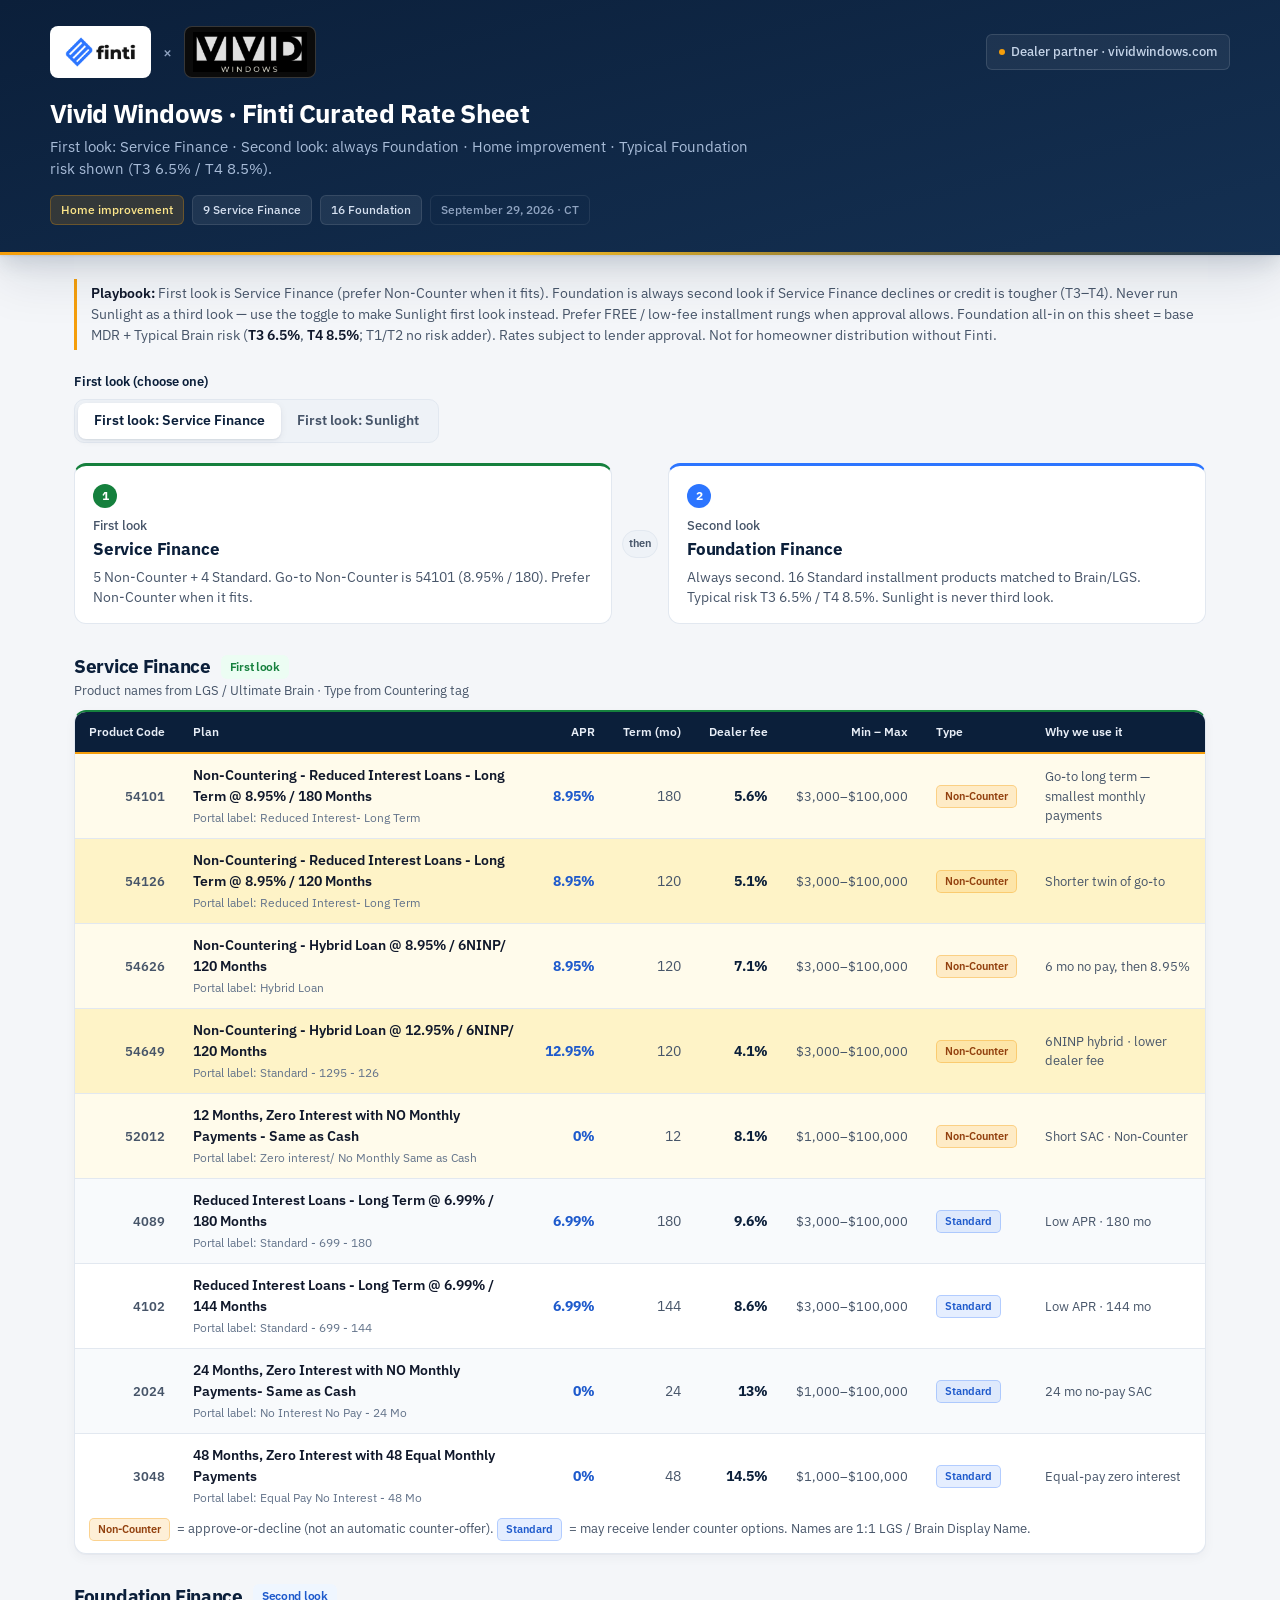
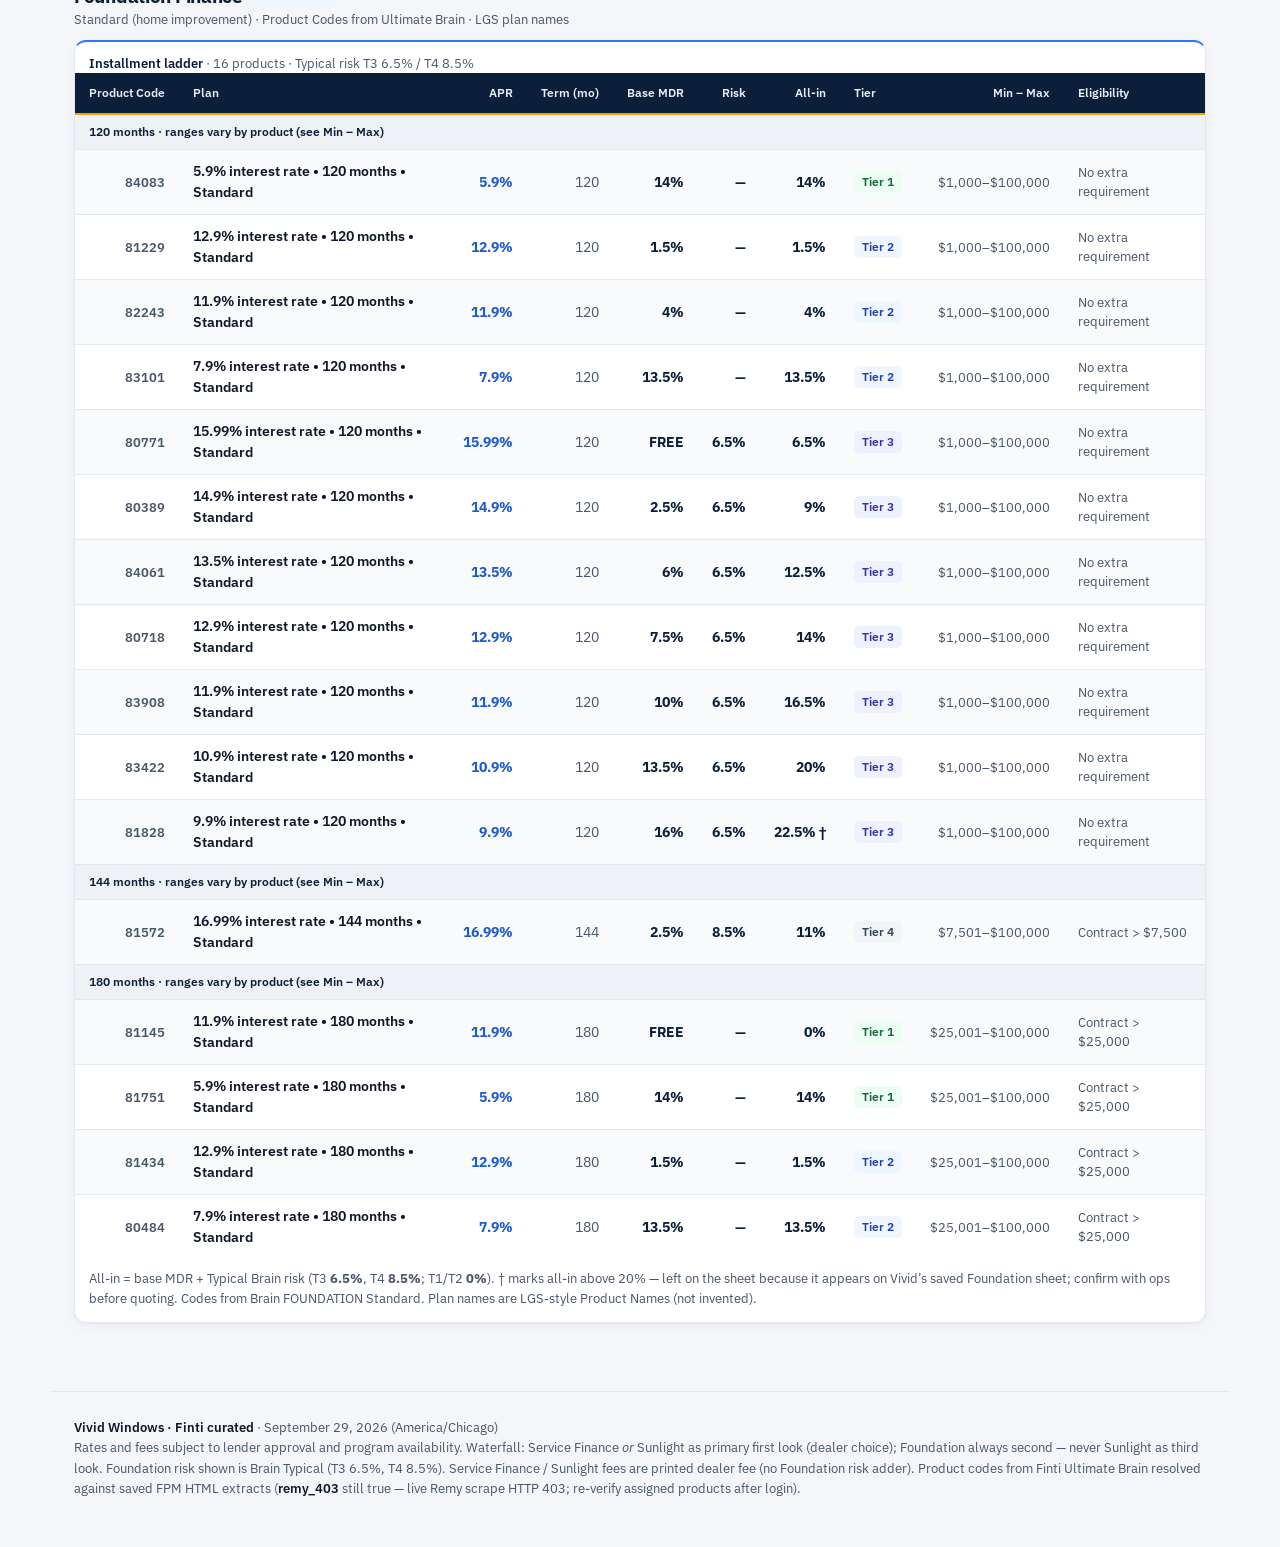
<file: dealers/vivid-windows/verify/Vivid-Windows-Curated-Rate-Sheet.html>
<!DOCTYPE html>
<html lang="en">
<head>
<meta charset="UTF-8" />
<meta name="viewport" content="width=device-width, initial-scale=1.0" />
<title>Vivid Windows · Finti Curated Rate Sheet</title>
<link rel="preconnect" href="https://fonts.googleapis.com" />
<link rel="preconnect" href="https://fonts.gstatic.com" crossorigin />
<link href="https://fonts.googleapis.com/css2?family=IBM+Plex+Sans:wght@400;500;600;700&display=swap" rel="stylesheet" />
<style>

:root{
  --navy:#0B1F3A;
  --navy-mid:#143052;
  --gold:#F59E0B;
  --gold-soft:#FEF3C7;
  --cta:#2C75FF;
  --cta-deep:#1E5ACC;
  --bg:#F4F6F9;
  --card:#FFFFFF;
  --text:#0F172A;
  --muted:#475569;
  --border:#E2E8F0;
  --first:#15803D;
  --first-soft:#ECFDF3;
  --blue-soft:#EFF6FF;
  --radius:12px;
  --shadow-hero:
    0 1px 2px rgba(11,31,58,.08),
    0 8px 20px rgba(11,31,58,.12),
    0 24px 48px rgba(11,31,58,.10);
  --shadow-table:
    0 1px 1px rgba(11,31,58,.03),
    0 4px 12px rgba(11,31,58,.04);
  font-family:'IBM Plex Sans',-apple-system,BlinkMacSystemFont,'Segoe UI',sans-serif;
}
*{box-sizing:border-box;margin:0;padding:0}
html{font-size:16px}
body{
  background:var(--bg);color:var(--text);line-height:1.5;
  -webkit-font-smoothing:antialiased;min-height:100vh;
}
.top{
  background:linear-gradient(165deg,var(--navy) 0%,var(--navy-mid) 100%);
  color:#fff;padding:26px 32px 30px;position:relative;overflow:hidden;
  box-shadow:var(--shadow-hero);
}
.top::before{
  content:"";position:absolute;left:0;right:0;bottom:0;height:3px;
  background:linear-gradient(90deg,var(--gold) 0%,#FBBF24 40%,transparent 100%);
  pointer-events:none;
}
.top-inner{max-width:1180px;margin:0 auto;position:relative;z-index:1}
.brand-row{
  display:flex;align-items:center;justify-content:space-between;
  gap:16px;flex-wrap:wrap;margin-bottom:20px;
}
.dual{display:flex;align-items:center;gap:10px;flex-wrap:wrap}
.logo-well{
  display:inline-flex;align-items:center;justify-content:center;
  background:#FFFFFF;border-radius:8px;padding:7px 12px;
  height:52px;border:1px solid rgba(255,255,255,.18);
}
.logo-well img{height:36px;width:auto;max-width:160px;object-fit:contain;display:block}
.logo-well.rb img{height:38px;max-width:200px}
.x{font-size:15px;font-weight:500;color:#8FA3C0;line-height:1;padding:0 2px}
.partner-pill{
  display:inline-flex;align-items:center;gap:6px;
  background:rgba(255,255,255,.06);border:1px solid rgba(255,255,255,.12);
  padding:7px 12px;border-radius:6px;font-size:.8125rem;font-weight:500;
  color:#C5D4E8;letter-spacing:0;
}
.partner-pill .dot{
  width:6px;height:6px;border-radius:99px;background:var(--gold);flex-shrink:0;
}
h1{font-size:1.625rem;font-weight:700;letter-spacing:-.025em;margin:0 0 6px;line-height:1.22}
.lede{font-size:.9375rem;color:#A8BCD8;font-weight:400;max-width:720px}
.meta{display:flex;flex-wrap:wrap;gap:8px;align-items:center;margin-top:14px}
.badge{
  display:inline-flex;align-items:center;gap:6px;font-size:.75rem;font-weight:500;
  padding:5px 10px;border-radius:6px;
}
.badge.std{background:rgba(245,158,11,.16);color:#FDE68A;border:1px solid rgba(245,158,11,.28)}
.badge.count{background:rgba(255,255,255,.07);color:#D5E0F0;border:1px solid rgba(255,255,255,.1)}
.badge.date{background:transparent;color:#8FA3C0;border:1px solid rgba(255,255,255,.08);padding:5px 10px}
.wrap{max-width:1180px;margin:0 auto;padding:24px 24px 40px}
.note{
  background:transparent;border:none;border-left:3px solid var(--gold);
  padding:4px 0 4px 14px;font-size:.875rem;color:var(--muted);margin-bottom:22px;
}
.note strong{color:var(--text);font-weight:600}
.waterfall{
  display:grid;grid-template-columns:1fr auto 1fr;gap:0;align-items:stretch;
  margin-bottom:28px;
}
@media (max-width:720px){
  .waterfall{grid-template-columns:1fr;gap:10px}
  .wf-join{display:none}
}
.wf-card{
  background:var(--card);border:1px solid var(--border);border-radius:var(--radius);
  padding:16px 18px;position:relative;
}
.wf-card.first{border-top:3px solid var(--first)}
.wf-card.second{border-top:3px solid var(--cta)}
.wf-join{
  display:flex;align-items:center;justify-content:center;padding:0 10px;
  color:#94A3B8;font-size:.75rem;font-weight:600;letter-spacing:.02em;
}
.wf-join span{
  display:inline-flex;align-items:center;justify-content:center;
  min-width:36px;height:28px;border-radius:99px;background:#EEF2F7;
  border:1px solid var(--border);color:var(--muted);font-size:.6875rem;
}
.wf-card .step{
  display:inline-flex;align-items:center;justify-content:center;
  width:24px;height:24px;border-radius:99px;font-size:.75rem;font-weight:700;
  margin-bottom:8px;font-variant-numeric:tabular-nums;
}
.wf-card.first .step{background:var(--first);color:#fff}
.wf-card.second .step{background:var(--cta);color:#fff}
.wf-card .k{font-size:.8125rem;font-weight:500;color:var(--muted);margin-bottom:2px}
.wf-card .t{font-size:1.0625rem;font-weight:700;color:var(--navy);margin-bottom:4px;letter-spacing:-.01em}
.wf-card .d{font-size:.875rem;color:var(--muted);line-height:1.45}
.section{margin-bottom:28px}
.section-head{display:flex;align-items:flex-end;justify-content:space-between;gap:12px;flex-wrap:wrap;margin-bottom:10px}
.section-head h2{
  font-size:1.1875rem;font-weight:700;letter-spacing:-.015em;color:var(--navy);
  display:flex;align-items:center;gap:10px;flex-wrap:wrap;
}
.look-pill{
  display:inline-flex;align-items:center;font-size:.75rem;font-weight:600;
  padding:3px 9px;border-radius:6px;
}
.look-pill.first{background:var(--first-soft);color:var(--first)}
.look-pill.second{background:var(--blue-soft);color:var(--cta-deep)}
.section-head .sub{font-size:.8125rem;color:var(--muted);font-weight:400}
.table-card{
  background:var(--card);border:1px solid var(--border);border-radius:var(--radius);
  box-shadow:var(--shadow-table);overflow:hidden;margin-bottom:16px;
}
.table-card.accent-first{border-top:2px solid var(--first)}
.table-card.accent-second{border-top:2px solid var(--cta)}
.table-label{
  font-size:.8125rem;font-weight:600;color:var(--navy);padding:12px 14px 0;
}
.table-label span{font-weight:400;color:var(--muted)}
.scroll{overflow-x:auto;-webkit-overflow-scrolling:touch}
table{width:100%;border-collapse:separate;border-spacing:0;font-size:.875rem;min-width:780px}
thead th{
  position:sticky;top:0;z-index:5;background:var(--navy);color:#E8EEF7;
  font-size:.75rem;font-weight:600;letter-spacing:0;
  text-align:left;padding:11px 14px;white-space:nowrap;
  border-bottom:2px solid var(--gold);
}
tbody td{
  padding:11px 14px;border-bottom:1px solid var(--border);color:var(--muted);
  vertical-align:middle;background:var(--card);
}
tbody tr:nth-child(even) td{background:#F8FAFC}
tbody tr:hover td{background:#FFFBEB}
tbody tr:last-child td{border-bottom:none}
tr.term-group td{
  background:#EEF2F7 !important;color:var(--navy);font-weight:600;font-size:.75rem;
  padding:8px 14px;border-bottom:1px solid var(--border);
}
td.num, th.num{text-align:right;font-variant-numeric:tabular-nums}
th.num{text-align:right}
td.fee{font-weight:700;color:var(--navy);white-space:nowrap;font-variant-numeric:tabular-nums}
td.allin{font-weight:700;color:var(--navy);white-space:nowrap;font-variant-numeric:tabular-nums}
td.apr{font-weight:700;color:var(--cta-deep);white-space:nowrap;font-variant-numeric:tabular-nums}
td.name{color:var(--text);font-weight:600}
td.code{font-weight:600;color:var(--muted);font-size:.8125rem;white-space:nowrap;font-variant-numeric:tabular-nums}
td.range{white-space:nowrap;font-size:.8125rem;font-variant-numeric:tabular-nums}
td.why, td.elig{font-size:.8125rem;color:var(--muted);max-width:220px}
.plan-sub{font-size:.75rem;font-weight:400;color:#64748B;margin-top:2px}
.tier{
  display:inline-block;font-size:.75rem;font-weight:600;padding:2px 8px;
  border-radius:5px;white-space:nowrap;
}
.tier.tier3{background:#EEF2FF;color:#3730A3}
.tier.tier4{background:#F1F5F9;color:#334155}
.tier.tierpromo{background:#FEF3C7;color:#92400E}
.foot-note{
  font-size:.8125rem;color:var(--muted);padding:10px 14px 14px;line-height:1.5;
}
footer{
  max-width:1180px;margin:0 auto;padding:8px 24px 48px;color:var(--muted);
  font-size:.8125rem;line-height:1.55;border-top:1px solid var(--border);
}
footer .f-inner{padding-top:18px}
footer strong{color:var(--text);font-weight:600}
@media (max-width:720px){
  .top{padding:20px 16px 24px}
  h1{font-size:1.3125rem}
  .wrap{padding:18px 14px 36px}
  .logo-well{height:46px;padding:6px 10px}
  .logo-well img{height:30px}
  .logo-well.rb img{height:32px}
}
@media (prefers-reduced-motion:reduce){
  *,*::before,*::after{animation:none!important;transition:none!important}
}
@media print{
  body{background:#fff}
  .top,thead th,tr.term-group td{print-color-adjust:exact;-webkit-print-color-adjust:exact}
  .table-card{box-shadow:none;break-inside:avoid}
  .section{break-inside:avoid}
  .look-toggle-wrap{display:none!important}
  body[data-first="sfc"] #panel-sunlight{display:none!important}
  body[data-first="sunlight"] #panel-sfc{display:none!important}
}


.type-badge{
  display:inline-block;font-size:.6875rem;font-weight:600;padding:2px 8px;
  border-radius:5px;white-space:nowrap;letter-spacing:0;
}
.type-badge.nc{
  background:rgba(245,158,11,.16);color:#92400E;border:1px solid rgba(245,158,11,.35);
}
.type-badge.std{
  background:rgba(44,117,255,.12);color:#1E5ACC;border:1px solid rgba(44,117,255,.28);
}
tr.nc-row td{background:#FFFBEB !important}
tr.nc-row:nth-child(even) td{background:#FEF3C7 !important}
tr.nc-row:hover td{background:#FDE68A !important}
.logo-well.vw{background:#0B0B0B;padding:4px 8px}
.logo-well.vw img{height:40px;width:auto;max-width:170px;object-fit:contain;display:block}
.tier.tier1{background:#ECFDF3;color:#166534}
.tier.tier2{background:#EFF6FF;color:#1E40AF}
.overcap{color:#B45309;font-weight:700}
.legend-nc{
  font-size:.8125rem;color:var(--muted);padding:0 14px 12px;line-height:1.5;
}
.legend-nc .type-badge{margin-right:4px;vertical-align:middle}


/* Modular first-look toggle (UX only — plan rows untouched) */
.look-toggle-wrap{margin:0 0 20px}
.look-toggle-label{font-size:.8125rem;font-weight:600;color:var(--navy);margin-bottom:8px}
.look-toggle{
  display:inline-flex;align-items:stretch;gap:0;
  background:#EEF2F7;border:1px solid var(--border);border-radius:10px;padding:3px;
}
.look-toggle [role="tab"]{
  appearance:none;-webkit-appearance:none;border:none;background:transparent;cursor:pointer;
  font:inherit;font-size:.875rem;font-weight:600;color:var(--muted);
  padding:9px 16px;border-radius:8px;line-height:1.25;
  transition:background .15s,color .15s,box-shadow .15s;
}
.look-toggle [role="tab"]:hover{color:var(--navy)}
.look-toggle [role="tab"][aria-selected="true"],
.look-toggle [role="tab"][aria-pressed="true"]{
  background:var(--card);color:var(--navy);
  box-shadow:0 1px 2px rgba(11,31,58,.08),0 2px 8px rgba(11,31,58,.06);
}
.look-toggle [role="tab"]:focus-visible{outline:2px solid var(--cta);outline-offset:2px}
body[data-first="sfc"] #panel-sunlight{display:none}
body[data-first="sunlight"] #panel-sfc{display:none}
body[data-first="sfc"] .badge.count.sl-count{display:none}
body[data-first="sunlight"] .badge.count.sfc-count{display:none}
</style>
</head>
<body data-first="sfc">
<header class="top">
  <div class="top-inner">
    <div class="brand-row">
      <div class="dual">
        <span class="logo-well" title="Finti">
          <img src="[data-uri]" alt="Finti" width="88" height="40" />
        </span>
        <span class="x" aria-hidden="true">×</span>
        <span class="logo-well vw" title="Vivid Windows">
          <img src="[data-uri]" alt="Vivid Windows" width="160" height="40" />
        </span>
      </div>
      <span class="partner-pill"><span class="dot" aria-hidden="true"></span>Dealer partner · vividwindows.com</span>
    </div>
    <h1>Vivid Windows · Finti Curated Rate Sheet</h1>
    <p class="lede" id="sheet-lede">First look: <span data-dyn="first-name">Service Finance</span> · Second look: always Foundation · Home improvement · Typical Foundation risk shown (T3 6.5% / T4 8.5%).</p>
    <div class="meta">
      <span class="badge std">Home improvement</span>
      <span class="badge count sfc-count">9 Service Finance</span>
      <span class="badge count sl-count">3 Sunlight</span>
      <span class="badge count">16 Foundation</span>
      <span class="badge date">September 29, 2026 · CT</span>
    </div>
  </div>
</header>
<main class="wrap">
  <div class="note" id="playbook-note">
    <strong>Playbook:</strong> <span data-dyn="playbook">Use the toggle to pick <em>either</em> Service Finance <em>or</em> Sunlight as first look. Prefer Non-Counter on Service Finance when it fits. <strong>Foundation is always second look</strong> if the first declines or credit is tougher (T3–T4). Never run Sunlight as a third look.</span>
    Prefer FREE / low-fee installment rungs when approval allows. Foundation all-in on this sheet = base MDR + Typical Brain risk (<strong>T3 6.5%</strong>, <strong>T4 8.5%</strong>; T1/T2 no risk adder).
    Rates subject to lender approval. Not for homeowner distribution without Finti.
  </div>

  <div class="look-toggle-wrap">
    <div class="look-toggle-label" id="look-toggle-label">First look (choose one)</div>
    <div class="look-toggle" role="tablist" aria-labelledby="look-toggle-label">
      <button type="button" role="tab" id="tab-sfc" aria-controls="panel-sfc" aria-selected="true" aria-pressed="true" tabindex="0" data-first="sfc">First look: Service Finance</button>
      <button type="button" role="tab" id="tab-sunlight" aria-controls="panel-sunlight" aria-selected="false" aria-pressed="false" tabindex="-1" data-first="sunlight">First look: Sunlight</button>
    </div>
  </div>

  <div class="waterfall" role="list" aria-label="Submission playbook">
    <div class="wf-card first" role="listitem">
      <span class="step" aria-hidden="true">1</span>
      <div class="k">First look</div>
      <div class="t" data-dyn="wf-title">Service Finance</div>
      <div class="d" data-dyn="wf-desc">5 Non-Counter + 4 Standard. Go-to Non-Counter is 54101 (8.95% / 180). Prefer Non-Counter when it fits.</div>
    </div>
    <div class="wf-join" aria-hidden="true"><span>then</span></div>
    <div class="wf-card second" role="listitem">
      <span class="step" aria-hidden="true">2</span>
      <div class="k">Second look</div>
      <div class="t">Foundation Finance</div>
      <div class="d">Always second. 16 Standard installment products matched to Brain/LGS. Typical risk T3 6.5% / T4 8.5%. Sunlight is never third look.</div>
    </div>
  </div>

  <div id="panel-sfc" role="tabpanel" aria-labelledby="tab-sfc">
  <section class="section" id="service-finance" aria-labelledby="sfc-heading">
    <div class="section-head">
      <div>
        <h2 id="sfc-heading">Service Finance <span class="look-pill first">First look</span></h2>
        <div class="sub">Product names from LGS / Ultimate Brain · Type from Countering tag</div>
      </div>
    </div>
    <div class="table-card accent-first">
      <div class="scroll">
        <table>
          <thead>
            <tr>
              <th class="num" scope="col">Product Code</th>
              <th scope="col">Plan</th>
              <th class="num" scope="col">APR</th>
              <th class="num" scope="col">Term (mo)</th>
              <th class="num" scope="col">Dealer fee</th>
              <th class="num" scope="col">Min – Max</th>
              <th scope="col">Type</th>
              <th scope="col">Why we use it</th>
            </tr>
          </thead>
          <tbody>
            <tr class="nc-row">
              <td class="code num">54101</td>
              <td class="name">Non-Countering - Reduced Interest Loans - Long Term @ 8.95% / 180 Months<div class="plan-sub">Portal label: Reduced Interest- Long Term</div></td>
              <td class="apr num">8.95%</td>
              <td class="num">180</td>
              <td class="fee num">5.6%</td>
              <td class="num range">$3,000–$100,000</td>
              <td><span class="type-badge nc">Non-Counter</span></td>
              <td class="why">Go-to long term — smallest monthly payments</td>
            </tr>
            <tr class="nc-row">
              <td class="code num">54126</td>
              <td class="name">Non-Countering - Reduced Interest Loans - Long Term @ 8.95% / 120 Months<div class="plan-sub">Portal label: Reduced Interest- Long Term</div></td>
              <td class="apr num">8.95%</td>
              <td class="num">120</td>
              <td class="fee num">5.1%</td>
              <td class="num range">$3,000–$100,000</td>
              <td><span class="type-badge nc">Non-Counter</span></td>
              <td class="why">Shorter twin of go-to</td>
            </tr>
            <tr class="nc-row">
              <td class="code num">54626</td>
              <td class="name">Non-Countering - Hybrid Loan @ 8.95% / 6NINP/ 120 Months<div class="plan-sub">Portal label: Hybrid Loan</div></td>
              <td class="apr num">8.95%</td>
              <td class="num">120</td>
              <td class="fee num">7.1%</td>
              <td class="num range">$3,000–$100,000</td>
              <td><span class="type-badge nc">Non-Counter</span></td>
              <td class="why">6 mo no pay, then 8.95%</td>
            </tr>
            <tr class="nc-row">
              <td class="code num">54649</td>
              <td class="name">Non-Countering - Hybrid Loan @ 12.95% / 6NINP/ 120 Months<div class="plan-sub">Portal label: Standard - 1295 - 126</div></td>
              <td class="apr num">12.95%</td>
              <td class="num">120</td>
              <td class="fee num">4.1%</td>
              <td class="num range">$3,000–$100,000</td>
              <td><span class="type-badge nc">Non-Counter</span></td>
              <td class="why">6NINP hybrid · lower dealer fee</td>
            </tr>
            <tr class="nc-row">
              <td class="code num">52012</td>
              <td class="name">12 Months, Zero Interest with NO Monthly Payments - Same as Cash<div class="plan-sub">Portal label: Zero interest/ No Monthly Same as Cash</div></td>
              <td class="apr num">0%</td>
              <td class="num">12</td>
              <td class="fee num">8.1%</td>
              <td class="num range">$1,000–$100,000</td>
              <td><span class="type-badge nc">Non-Counter</span></td>
              <td class="why">Short SAC · Non-Counter</td>
            </tr>
            <tr>
              <td class="code num">4089</td>
              <td class="name">Reduced Interest Loans - Long Term @ 6.99% / 180 Months<div class="plan-sub">Portal label: Standard - 699 - 180</div></td>
              <td class="apr num">6.99%</td>
              <td class="num">180</td>
              <td class="fee num">9.6%</td>
              <td class="num range">$3,000–$100,000</td>
              <td><span class="type-badge std">Standard</span></td>
              <td class="why">Low APR · 180 mo</td>
            </tr>
            <tr>
              <td class="code num">4102</td>
              <td class="name">Reduced Interest Loans - Long Term @ 6.99% / 144 Months<div class="plan-sub">Portal label: Standard - 699 - 144</div></td>
              <td class="apr num">6.99%</td>
              <td class="num">144</td>
              <td class="fee num">8.6%</td>
              <td class="num range">$3,000–$100,000</td>
              <td><span class="type-badge std">Standard</span></td>
              <td class="why">Low APR · 144 mo</td>
            </tr>
            <tr>
              <td class="code num">2024</td>
              <td class="name">24 Months, Zero Interest with NO Monthly Payments- Same as Cash<div class="plan-sub">Portal label: No Interest No Pay - 24 Mo</div></td>
              <td class="apr num">0%</td>
              <td class="num">24</td>
              <td class="fee num">13%</td>
              <td class="num range">$1,000–$100,000</td>
              <td><span class="type-badge std">Standard</span></td>
              <td class="why">24 mo no-pay SAC</td>
            </tr>
            <tr>
              <td class="code num">3048</td>
              <td class="name">48 Months, Zero Interest with 48 Equal Monthly Payments<div class="plan-sub">Portal label: Equal Pay No Interest - 48 Mo</div></td>
              <td class="apr num">0%</td>
              <td class="num">48</td>
              <td class="fee num">14.5%</td>
              <td class="num range">$1,000–$100,000</td>
              <td><span class="type-badge std">Standard</span></td>
              <td class="why">Equal-pay zero interest</td>
            </tr>
          </tbody>
        </table>
      </div>
      <p class="legend-nc">
        <span class="type-badge nc">Non-Counter</span> = approve-or-decline (not an automatic counter-offer).
        <span class="type-badge std">Standard</span> = may receive lender counter options.
        Names are 1:1 LGS / Brain Display Name.
      </p>
    </div>
  </section>
</div>

  <div id="panel-sunlight" role="tabpanel" aria-labelledby="tab-sunlight" hidden>
  <section class="section" id="sunlight" aria-labelledby="sl-heading">
    <div class="section-head">
      <div>
        <h2 id="sl-heading">Sunlight <span class="look-pill first">First look</span></h2>
        <div class="sub">Product names 1:1 Brain / LGS · Standard HI Fixed APR only · HVAC rows excluded</div>
      </div>
    </div>
    <div class="table-card accent-first">
      <div class="scroll">
        <table>
          <thead>
            <tr>
              <th class="num" scope="col">Product Code</th>
              <th scope="col">Plan</th>
              <th class="num" scope="col">APR</th>
              <th class="num" scope="col">Term (mo)</th>
              <th class="num" scope="col">Dealer fee</th>
              <th class="num" scope="col">Min – Max</th>
              <th scope="col">Why we use it</th>
            </tr>
          </thead>
          <tbody>
            <tr>
              <td class="code num">87125</td>
              <td class="name">Fixed APR of 11.99% for 180 months</td>
              <td class="apr num">11.99%</td>
              <td class="num">180</td>
              <td class="fee num">FREE</td>
              <td class="num range">$5,000–$100,000</td>
              <td class="why">FREE fee · 180 mo Fixed APR</td>
            </tr>
            <tr>
              <td class="code num">89708</td>
              <td class="name">Fixed APR of 6.99% for 180 months</td>
              <td class="apr num">6.99%</td>
              <td class="num">180</td>
              <td class="fee num">14.99%</td>
              <td class="num range">$5,000–$100,000</td>
              <td class="why">Low APR · 180 mo</td>
            </tr>
            <tr>
              <td class="code num">86860</td>
              <td class="name">Fixed APR of 6.99% for 144 months</td>
              <td class="apr num">6.99%</td>
              <td class="num">144</td>
              <td class="fee num">12.49%</td>
              <td class="num range">$5,000–$100,000</td>
              <td class="why">Low APR · 144 mo</td>
            </tr>
          </tbody>
        </table>
      </div>
      <p class="foot-note">
        Names are 1:1 Brain / LGS product_name (Interest Type expansion). Fee / term / APR from saved Vivid Sunlight HTML matched to Brain.
        Deferred 21.49%/84 and 20.99%/84 (fee 0) omitted — no Brain match. All HVAC-labeled rows excluded (Standard-lock).
      </p>
    </div>
  </section>
</div>

  <section class="section" id="foundation" aria-labelledby="ff-heading">
    <div class="section-head">
      <div>
        <h2 id="ff-heading">Foundation Finance <span class="look-pill second">Second look</span></h2>
        <div class="sub">Standard (home improvement) · Product Codes from Ultimate Brain · LGS plan names</div>
      </div>
    </div>

    <div class="table-card accent-second">
      <div class="table-label">Installment ladder <span>· 16 products · Typical risk T3 6.5% / T4 8.5%</span></div>
      <div class="scroll">
        <table>
          <thead>
            <tr>
              <th class="num" scope="col">Product Code</th>
              <th scope="col">Plan</th>
              <th class="num" scope="col">APR</th>
              <th class="num" scope="col">Term (mo)</th>
              <th class="num" scope="col">Base MDR</th>
              <th class="num" scope="col">Risk</th>
              <th class="num" scope="col">All-in</th>
              <th scope="col">Tier</th>
              <th class="num" scope="col">Min – Max</th>
              <th scope="col">Eligibility</th>
            </tr>
          </thead>
          <tbody>
            <tr class="term-group">
              <td colspan="10">120 months · ranges vary by product (see Min – Max)</td>
            </tr>
            <tr>
              <td class="code num">84083</td>
              <td class="name">5.9% interest rate • 120 months • Standard</td>
              <td class="apr num">5.9%</td>
              <td class="num">120</td>
              <td class="fee num">14%</td>
              <td class="fee num">—</td>
              <td class="allin num">14%</td>
              <td><span class="tier tier1">Tier 1</span></td>
              <td class="num range">$1,000–$100,000</td>
              <td class="elig">No extra requirement</td>
            </tr>
            <tr>
              <td class="code num">81229</td>
              <td class="name">12.9% interest rate • 120 months • Standard</td>
              <td class="apr num">12.9%</td>
              <td class="num">120</td>
              <td class="fee num">1.5%</td>
              <td class="fee num">—</td>
              <td class="allin num">1.5%</td>
              <td><span class="tier tier2">Tier 2</span></td>
              <td class="num range">$1,000–$100,000</td>
              <td class="elig">No extra requirement</td>
            </tr>
            <tr>
              <td class="code num">82243</td>
              <td class="name">11.9% interest rate • 120 months • Standard</td>
              <td class="apr num">11.9%</td>
              <td class="num">120</td>
              <td class="fee num">4%</td>
              <td class="fee num">—</td>
              <td class="allin num">4%</td>
              <td><span class="tier tier2">Tier 2</span></td>
              <td class="num range">$1,000–$100,000</td>
              <td class="elig">No extra requirement</td>
            </tr>
            <tr>
              <td class="code num">83101</td>
              <td class="name">7.9% interest rate • 120 months • Standard</td>
              <td class="apr num">7.9%</td>
              <td class="num">120</td>
              <td class="fee num">13.5%</td>
              <td class="fee num">—</td>
              <td class="allin num">13.5%</td>
              <td><span class="tier tier2">Tier 2</span></td>
              <td class="num range">$1,000–$100,000</td>
              <td class="elig">No extra requirement</td>
            </tr>
            <tr>
              <td class="code num">80771</td>
              <td class="name">15.99% interest rate • 120 months • Standard</td>
              <td class="apr num">15.99%</td>
              <td class="num">120</td>
              <td class="fee num">FREE</td>
              <td class="fee num">6.5%</td>
              <td class="allin num">6.5%</td>
              <td><span class="tier tier3">Tier 3</span></td>
              <td class="num range">$1,000–$100,000</td>
              <td class="elig">No extra requirement</td>
            </tr>
            <tr>
              <td class="code num">80389</td>
              <td class="name">14.9% interest rate • 120 months • Standard</td>
              <td class="apr num">14.9%</td>
              <td class="num">120</td>
              <td class="fee num">2.5%</td>
              <td class="fee num">6.5%</td>
              <td class="allin num">9%</td>
              <td><span class="tier tier3">Tier 3</span></td>
              <td class="num range">$1,000–$100,000</td>
              <td class="elig">No extra requirement</td>
            </tr>
            <tr>
              <td class="code num">84061</td>
              <td class="name">13.5% interest rate • 120 months • Standard</td>
              <td class="apr num">13.5%</td>
              <td class="num">120</td>
              <td class="fee num">6%</td>
              <td class="fee num">6.5%</td>
              <td class="allin num">12.5%</td>
              <td><span class="tier tier3">Tier 3</span></td>
              <td class="num range">$1,000–$100,000</td>
              <td class="elig">No extra requirement</td>
            </tr>
            <tr>
              <td class="code num">80718</td>
              <td class="name">12.9% interest rate • 120 months • Standard</td>
              <td class="apr num">12.9%</td>
              <td class="num">120</td>
              <td class="fee num">7.5%</td>
              <td class="fee num">6.5%</td>
              <td class="allin num">14%</td>
              <td><span class="tier tier3">Tier 3</span></td>
              <td class="num range">$1,000–$100,000</td>
              <td class="elig">No extra requirement</td>
            </tr>
            <tr>
              <td class="code num">83908</td>
              <td class="name">11.9% interest rate • 120 months • Standard</td>
              <td class="apr num">11.9%</td>
              <td class="num">120</td>
              <td class="fee num">10%</td>
              <td class="fee num">6.5%</td>
              <td class="allin num">16.5%</td>
              <td><span class="tier tier3">Tier 3</span></td>
              <td class="num range">$1,000–$100,000</td>
              <td class="elig">No extra requirement</td>
            </tr>
            <tr>
              <td class="code num">83422</td>
              <td class="name">10.9% interest rate • 120 months • Standard</td>
              <td class="apr num">10.9%</td>
              <td class="num">120</td>
              <td class="fee num">13.5%</td>
              <td class="fee num">6.5%</td>
              <td class="allin num">20%</td>
              <td><span class="tier tier3">Tier 3</span></td>
              <td class="num range">$1,000–$100,000</td>
              <td class="elig">No extra requirement</td>
            </tr>
            <tr>
              <td class="code num">81828</td>
              <td class="name">9.9% interest rate • 120 months • Standard</td>
              <td class="apr num">9.9%</td>
              <td class="num">120</td>
              <td class="fee num">16%</td>
              <td class="fee num">6.5%</td>
              <td class="allin num overcap">22.5% †</td>
              <td><span class="tier tier3">Tier 3</span></td>
              <td class="num range">$1,000–$100,000</td>
              <td class="elig">No extra requirement</td>
            </tr>
            <tr class="term-group">
              <td colspan="10">144 months · ranges vary by product (see Min – Max)</td>
            </tr>
            <tr>
              <td class="code num">81572</td>
              <td class="name">16.99% interest rate • 144 months • Standard</td>
              <td class="apr num">16.99%</td>
              <td class="num">144</td>
              <td class="fee num">2.5%</td>
              <td class="fee num">8.5%</td>
              <td class="allin num">11%</td>
              <td><span class="tier tier4">Tier 4</span></td>
              <td class="num range">$7,501–$100,000</td>
              <td class="elig">Contract &gt; $7,500</td>
            </tr>
            <tr class="term-group">
              <td colspan="10">180 months · ranges vary by product (see Min – Max)</td>
            </tr>
            <tr>
              <td class="code num">81145</td>
              <td class="name">11.9% interest rate • 180 months • Standard</td>
              <td class="apr num">11.9%</td>
              <td class="num">180</td>
              <td class="fee num">FREE</td>
              <td class="fee num">—</td>
              <td class="allin num">0%</td>
              <td><span class="tier tier1">Tier 1</span></td>
              <td class="num range">$25,001–$100,000</td>
              <td class="elig">Contract &gt; $25,000</td>
            </tr>
            <tr>
              <td class="code num">81751</td>
              <td class="name">5.9% interest rate • 180 months • Standard</td>
              <td class="apr num">5.9%</td>
              <td class="num">180</td>
              <td class="fee num">14%</td>
              <td class="fee num">—</td>
              <td class="allin num">14%</td>
              <td><span class="tier tier1">Tier 1</span></td>
              <td class="num range">$25,001–$100,000</td>
              <td class="elig">Contract &gt; $25,000</td>
            </tr>
            <tr>
              <td class="code num">81434</td>
              <td class="name">12.9% interest rate • 180 months • Standard</td>
              <td class="apr num">12.9%</td>
              <td class="num">180</td>
              <td class="fee num">1.5%</td>
              <td class="fee num">—</td>
              <td class="allin num">1.5%</td>
              <td><span class="tier tier2">Tier 2</span></td>
              <td class="num range">$25,001–$100,000</td>
              <td class="elig">Contract &gt; $25,000</td>
            </tr>
            <tr>
              <td class="code num">80484</td>
              <td class="name">7.9% interest rate • 180 months • Standard</td>
              <td class="apr num">7.9%</td>
              <td class="num">180</td>
              <td class="fee num">13.5%</td>
              <td class="fee num">—</td>
              <td class="allin num">13.5%</td>
              <td><span class="tier tier2">Tier 2</span></td>
              <td class="num range">$25,001–$100,000</td>
              <td class="elig">Contract &gt; $25,000</td>
            </tr>
          </tbody>
        </table>
      </div>
      <p class="foot-note">
        All-in = base MDR + Typical Brain risk (T3 <strong>6.5%</strong>, T4 <strong>8.5%</strong>; T1/T2 <strong>0%</strong>).
        † marks all-in above 20% — left on the sheet because it appears on Vivid’s saved Foundation sheet; confirm with ops before quoting.
        Codes from Brain FOUNDATION Standard. Plan names are LGS-style Product Names (not invented).
      </p>
    </div>
  </section>
</main>
<footer>
  <div class="f-inner">
    <p><strong>Vivid Windows · Finti curated</strong> · September 29, 2026 (America/Chicago)</p>
    <p>Rates and fees subject to lender approval and program availability. Waterfall: Service Finance <em>or</em> Sunlight as primary first look (dealer choice); Foundation always second — never Sunlight as third look. Foundation risk shown is Brain Typical (T3 6.5%, T4 8.5%). Service Finance / Sunlight fees are printed dealer fee (no Foundation risk adder). Product codes from Finti Ultimate Brain resolved against saved FPM HTML extracts (<strong>remy_403</strong> still true — live Remy scrape HTTP 403; re-verify assigned products after login).</p>
  </div>
</footer>

<script>
(function () {
  var COPY = {
    sfc: {
      name: 'Service Finance',
      wfTitle: 'Service Finance',
      wfDesc: '5 Non-Counter + 4 Standard. Go-to Non-Counter is 54101 (8.95% / 180). Prefer Non-Counter when it fits.',
      playbook: 'First look is Service Finance (prefer Non-Counter when it fits). Foundation is always second look if Service Finance declines or credit is tougher (T3–T4). Never run Sunlight as a third look — use the toggle to make Sunlight first look instead.'
    },
    sunlight: {
      name: 'Sunlight',
      wfTitle: 'Sunlight',
      wfDesc: '3 CERTAIN Standard HI Fixed-APR plans from Brain/LGS (87125, 89708, 86860). Same standing as Service Finance — not a third look.',
      playbook: 'First look is Sunlight (Standard HI Fixed-APR plans only). Foundation is always second look if Sunlight declines or credit is tougher (T3–T4). Never run Sunlight as a third look after Service Finance — pick one first look, then Foundation.'
    }
  };
  var body = document.body;
  var tabs = Array.prototype.slice.call(document.querySelectorAll('.look-toggle [role="tab"]'));
  var panelSfc = document.getElementById('panel-sfc');
  var panelSl = document.getElementById('panel-sunlight');

  function setDyn(key, val) {
    var nodes = document.querySelectorAll('[data-dyn="' + key + '"]');
    for (var i = 0; i < nodes.length; i++) nodes[i].textContent = val;
  }

  function apply(first) {
    var c = COPY[first] || COPY.sfc;
    body.setAttribute('data-first', first);
    if (panelSfc) panelSfc.hidden = first !== 'sfc';
    if (panelSl) panelSl.hidden = first !== 'sunlight';
    tabs.forEach(function (btn) {
      var on = btn.getAttribute('data-first') === first;
      btn.setAttribute('aria-selected', on ? 'true' : 'false');
      btn.setAttribute('aria-pressed', on ? 'true' : 'false');
      btn.tabIndex = on ? 0 : -1;
    });
    setDyn('first-name', c.name);
    setDyn('wf-title', c.wfTitle);
    setDyn('wf-desc', c.wfDesc);
    setDyn('playbook', c.playbook);
    try { localStorage.setItem('vivid-first-look', first); } catch (e) {}
  }

  tabs.forEach(function (btn) {
    btn.addEventListener('click', function () { apply(btn.getAttribute('data-first')); });
    btn.addEventListener('keydown', function (e) {
      var i = tabs.indexOf(btn);
      var next = null;
      if (e.key === 'ArrowRight' || e.key === 'ArrowDown') next = tabs[(i + 1) % tabs.length];
      if (e.key === 'ArrowLeft' || e.key === 'ArrowUp') next = tabs[(i - 1 + tabs.length) % tabs.length];
      if (e.key === 'Home') next = tabs[0];
      if (e.key === 'End') next = tabs[tabs.length - 1];
      if (next) { e.preventDefault(); next.focus(); apply(next.getAttribute('data-first')); }
    });
  });

  var initial = 'sfc';
  try {
    var saved = localStorage.getItem('vivid-first-look');
    if (saved === 'sfc' || saved === 'sunlight') initial = saved;
  } catch (e) {}
  apply(initial);
})();
</script>
</body>
</html>
</file>
<file: print-fit.css>
/*
  Finti curated rate sheets — US Letter print fit.
  See PRINT-FIT-SPEC.md.

  Designed content box: 7.5in (Letter 8.5in minus 0.5in margins).
  @page margin is 0.45in, inside the 0.4–0.5in band, so every column
  percentage below still clears the longest nowrap values.

  Load AFTER the sheet <style> block:
    <link rel="stylesheet" href="print-fit.css" media="print" />
*/

@page {
  size: letter portrait;
  margin: 0.45in;
}

@media print {
  html, body {
    width: auto !important;
    height: auto !important;
    margin: 0 !important;
    padding: 0 !important;
    background: #fff !important;
    overflow: visible !important;
    -webkit-print-color-adjust: exact;
    print-color-adjust: exact;
  }

  .top, thead th, tr.nc-row td, tr.term-group td,
  .badge-nc, .badge-std, .type-badge, .tier, .prog, .look-pill {
    -webkit-print-color-adjust: exact;
    print-color-adjust: exact;
  }

  /* Compact navy header — stays on the page, does not eat the table. */
  .top {
    padding: 8px 0 10px !important;
    box-shadow: none !important;
    overflow: visible !important;
  }
  .top-inner,
  .wrap,
  footer {
    max-width: none !important;
    width: auto !important;
    margin: 0 !important;
    padding-left: 0 !important;
    padding-right: 0 !important;
  }
  .wrap { padding-top: 8px !important; padding-bottom: 8px !important; }
  footer { padding-top: 6px !important; padding-bottom: 0 !important; border-top: none !important; }
  footer .f-inner { padding-top: 8px !important; }

  .brand-row { margin-bottom: 6px !important; gap: 8px !important; }
  .logo-well {
    height: 28px !important;
    padding: 2px 8px !important;
  }
  .logo-well img { height: 20px !important; max-width: 120px !important; }
  .partner-pill { font-size: 8pt !important; padding: 3px 8px !important; }
  h1 {
    font-size: 13pt !important;
    line-height: 1.2 !important;
    margin: 0 0 2px !important;
  }
  .lede {
    font-size: 8.5pt !important;
    line-height: 1.35 !important;
    max-width: none !important;
  }
  .meta { margin-top: 6px !important; gap: 4px !important; }
  .badge { font-size: 7.5pt !important; padding: 2px 6px !important; }

  .note {
    font-size: 8pt !important;
    line-height: 1.35 !important;
    margin-bottom: 8px !important;
  }
  .waterfall { margin-bottom: 8px !important; }
  .waterfall.steps-1 { max-width: none !important; }
  .waterfall.steps-3 {
    grid-template-columns: 1fr auto 1fr auto 1fr !important;
    gap: 0 !important;
  }
  .wf-join { display: flex !important; padding: 0 4px !important; }
  .wf-card { padding: 6px 8px !important; }
  .wf-card .k { font-size: 7.5pt !important; }
  .wf-card .t { font-size: 10pt !important; margin-bottom: 2px !important; }
  .wf-card .d { font-size: 8pt !important; line-height: 1.3 !important; }
  .wf-card .step { width: 16px !important; height: 16px !important; font-size: 8pt !important; margin-bottom: 4px !important; }

  .section { margin-bottom: 10px !important; break-inside: auto !important; page-break-inside: auto !important; }
  .section-head { margin-bottom: 4px !important; break-after: avoid !important; page-break-after: avoid !important; }
  .section-head h2 { font-size: 11pt !important; }
  .section-head .sub { font-size: 8pt !important; }
  .look-pill { font-size: 7.5pt !important; padding: 1px 6px !important; }

  /* The clip: .scroll overflow + table min-width pushed Min–Max off the page. */
  .table-card,
  .scroll {
    overflow: visible !important;
    box-shadow: none !important;
    max-width: 100% !important;
    break-inside: auto !important;
    page-break-inside: auto !important;
  }
  .table-card { border-radius: 0 !important; }

  table {
    width: 100% !important;
    min-width: 0 !important;
    max-width: 100% !important;
    border-collapse: collapse !important;
    border-spacing: 0 !important;
    font-size: 8pt !important;
    table-layout: auto !important;
  }

  thead { display: table-header-group !important; }
  tfoot { display: table-footer-group !important; }
  thead tr { break-inside: avoid !important; page-break-inside: avoid !important; }
  tbody tr {
    break-inside: avoid !important;
    page-break-inside: avoid !important;
  }
  thead th, tbody td {
    break-inside: avoid !important;
    page-break-inside: avoid !important;
  }

  thead th {
    position: static !important;
    top: auto !important;
    white-space: normal !important;
    overflow: visible !important;
    font-size: 7pt !important;
    line-height: 1.15 !important;
    letter-spacing: 0 !important;
    padding: 3px 3px !important;
    vertical-align: bottom !important;
  }
  tbody td {
    padding: 3px 3px !important;
    font-size: 8pt !important;
    line-height: 1.25 !important;
    vertical-align: top !important;
    overflow: visible !important;
    background: #fff !important;
  }
  tbody tr:nth-child(even) td { background: #f4f7fb !important; }
  tr.nc-row td { background: #fff8e7 !important; }
  tr.term-group td {
    background: #eef2f7 !important;
    font-size: 7.5pt !important;
    padding: 3px 4px !important;
  }

  /* Product / prose columns wrap inside the cell. Never clip. */
  td.name, td.why, td.elig {
    white-space: normal !important;
    overflow-wrap: break-word !important;
    word-wrap: break-word !important;
    word-break: normal !important;
    hyphens: manual !important;
  }
  td.name { font-size: 8pt !important; }
  td.name .plan-sub { display: block; font-size: 7pt !important; font-weight: 500; color: #475569; margin-top: 1px; }

  /* Amounts and short numbers stay one line, inside a column sized for them. */
  td.code, td.apr, td.fee, td.term, td.risk, td.allin, td.range,
  td.num {
    white-space: nowrap !important;
    overflow-wrap: normal !important;
    word-break: keep-all !important;
    font-size: 7.5pt !important;
  }
  th.type-col, td.type-col {
    width: auto !important;
    white-space: normal !important;
    font-size: 7pt !important;
  }
  .badge-nc, .badge-std, .type-badge, .tier, .prog {
    white-space: nowrap !important;
    letter-spacing: 0 !important;
    font-size: 6.25pt !important;
    padding: 0 3px !important;
    line-height: 1.35 !important;
  }
  .nc-legend, .legend-nc, .foot-note, .table-label {
    font-size: 7.5pt !important;
    margin: 4px 0 !important;
    padding: 2px 0 !important;
  }

  .look-toggle-wrap { display: none !important; }
  .over-mdr-banner { font-size: 8pt !important; margin-bottom: 6px !important; }

  /*
    Fixed columns. Percentages sum to 100 and are budgeted against a
    7.5in content box (0.5in margins). Min – Max is at least 17% (~1.28in)
    so "$25,001–$100,000" stays intact at 7.5pt.
  */
  table.rate-sfc,
  table.rate-ff,
  table.rate-sl,
  table.rate-hvac,
  table.rate-vivid-sfc,
  table.rate-vivid-sl,
  table.rate-vivid-ff {
    table-layout: fixed !important;
  }

  /* SFC — Plan, Product, Type, APR, Term, Dealer Fee, Min – Max */
  table.rate-sfc th:nth-child(1) { width: 8%; }
  table.rate-sfc th:nth-child(2) { width: 34%; }
  table.rate-sfc th:nth-child(3) { width: 14%; }
  table.rate-sfc th:nth-child(4) { width: 9%; }
  table.rate-sfc th:nth-child(5) { width: 8%; }
  table.rate-sfc th:nth-child(6) { width: 10%; }
  table.rate-sfc th:nth-child(7) { width: 17%; }

  /* Sunlight — Code, Product, APR, Term, Promo, Dealer Fee, Min – Max */
  table.rate-sl th:nth-child(1) { width: 9%; }
  table.rate-sl th:nth-child(2) { width: 40%; }
  table.rate-sl th:nth-child(3) { width: 9%; }
  table.rate-sl th:nth-child(4) { width: 8%; }
  table.rate-sl th:nth-child(5) { width: 8%; }
  table.rate-sl th:nth-child(6) { width: 9%; }
  table.rate-sl th:nth-child(7) { width: 17%; }

  /* Foundation — Code, Product, APR, Term, Promo, Dealer Fee, Tier, Min – Max */
  table.rate-ff th:nth-child(1) { width: 8%; }
  table.rate-ff th:nth-child(2) { width: 32%; }
  table.rate-ff th:nth-child(3) { width: 8%; }
  table.rate-ff th:nth-child(4) { width: 8%; }
  table.rate-ff th:nth-child(5) { width: 7%; }
  table.rate-ff th:nth-child(6) { width: 10%; }
  table.rate-ff th:nth-child(7) { width: 9%; }
  table.rate-ff th:nth-child(8) { width: 18%; }

  /* HVAC — Code, Product, Program, APR, Term, Promo, Dealer Fee, Tier, Min – Max */
  table.rate-hvac th:nth-child(1) { width: 8%; }
  table.rate-hvac th:nth-child(2) { width: 22%; }
  table.rate-hvac th:nth-child(3) { width: 12%; }
  table.rate-hvac th:nth-child(4) { width: 8%; }
  table.rate-hvac th:nth-child(5) { width: 7%; }
  table.rate-hvac th:nth-child(6) { width: 7%; }
  table.rate-hvac th:nth-child(7) { width: 9%; }
  table.rate-hvac th:nth-child(8) { width: 9%; }
  table.rate-hvac th:nth-child(9) { width: 18%; }

  /* Vivid SFC — Product Code, Plan, APR, Term, Dealer fee, Min – Max, Type, Why */
  table.rate-vivid-sfc th:nth-child(1) { width: 9%; }
  table.rate-vivid-sfc th:nth-child(2) { width: 26%; }
  table.rate-vivid-sfc th:nth-child(3) { width: 8%; }
  table.rate-vivid-sfc th:nth-child(4) { width: 7%; }
  table.rate-vivid-sfc th:nth-child(5) { width: 8%; }
  table.rate-vivid-sfc th:nth-child(6) { width: 17%; }
  table.rate-vivid-sfc th:nth-child(7) { width: 12%; }
  table.rate-vivid-sfc th:nth-child(8) { width: 13%; }

  /* Vivid Sunlight — Product Code, Plan, APR, Term, Dealer fee, Min – Max, Why */
  table.rate-vivid-sl th:nth-child(1) { width: 10%; }
  table.rate-vivid-sl th:nth-child(2) { width: 32%; }
  table.rate-vivid-sl th:nth-child(3) { width: 8%; }
  table.rate-vivid-sl th:nth-child(4) { width: 8%; }
  table.rate-vivid-sl th:nth-child(5) { width: 9%; }
  table.rate-vivid-sl th:nth-child(6) { width: 17%; }
  table.rate-vivid-sl th:nth-child(7) { width: 16%; }

  /* Vivid Foundation — 10 columns, Min – Max is column 9 */
  table.rate-vivid-ff th:nth-child(1) { width: 8%; }
  table.rate-vivid-ff th:nth-child(2) { width: 16%; }
  table.rate-vivid-ff th:nth-child(3) { width: 7%; }
  table.rate-vivid-ff th:nth-child(4) { width: 6%; }
  table.rate-vivid-ff th:nth-child(5) { width: 7%; }
  table.rate-vivid-ff th:nth-child(6) { width: 6%; }
  table.rate-vivid-ff th:nth-child(7) { width: 7%; }
  table.rate-vivid-ff th:nth-child(8) { width: 7%; }
  table.rate-vivid-ff th:nth-child(9) { width: 18%; }
  table.rate-vivid-ff th:nth-child(10) { width: 18%; }
}
</file>
